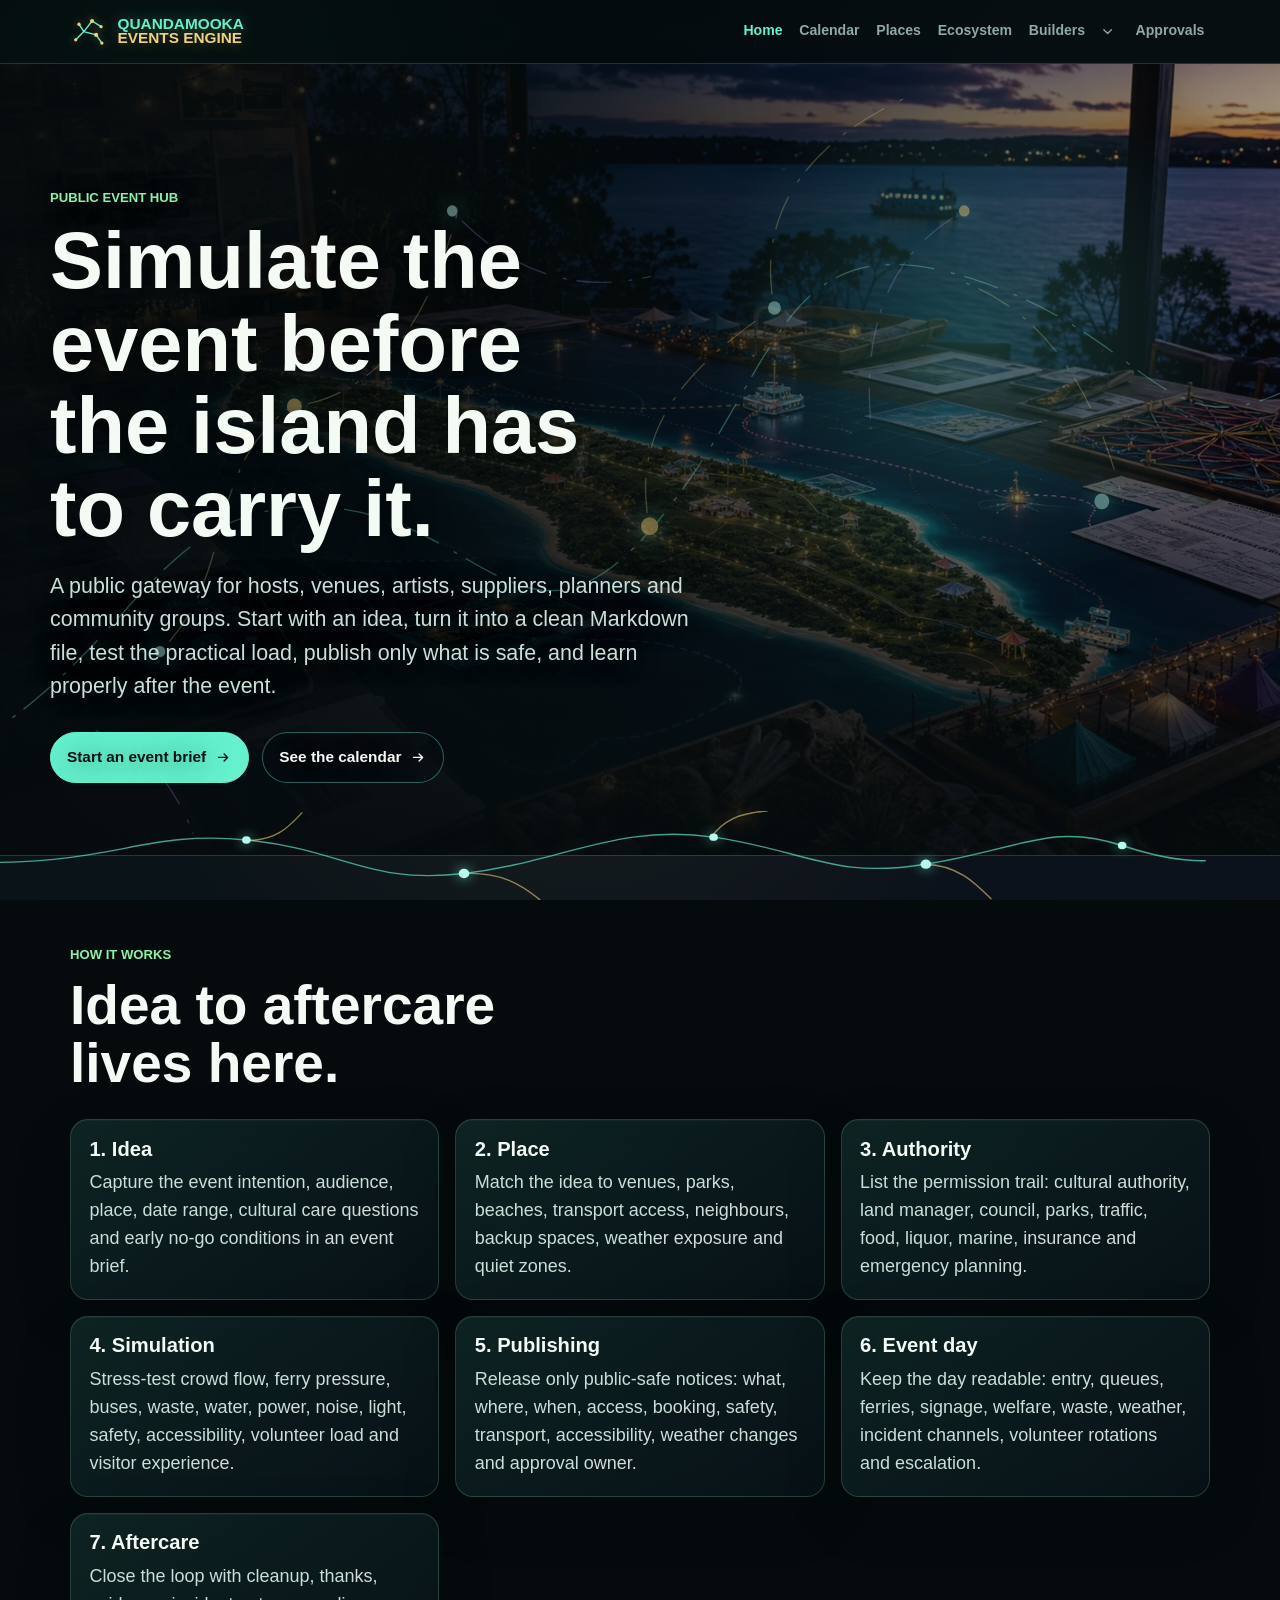
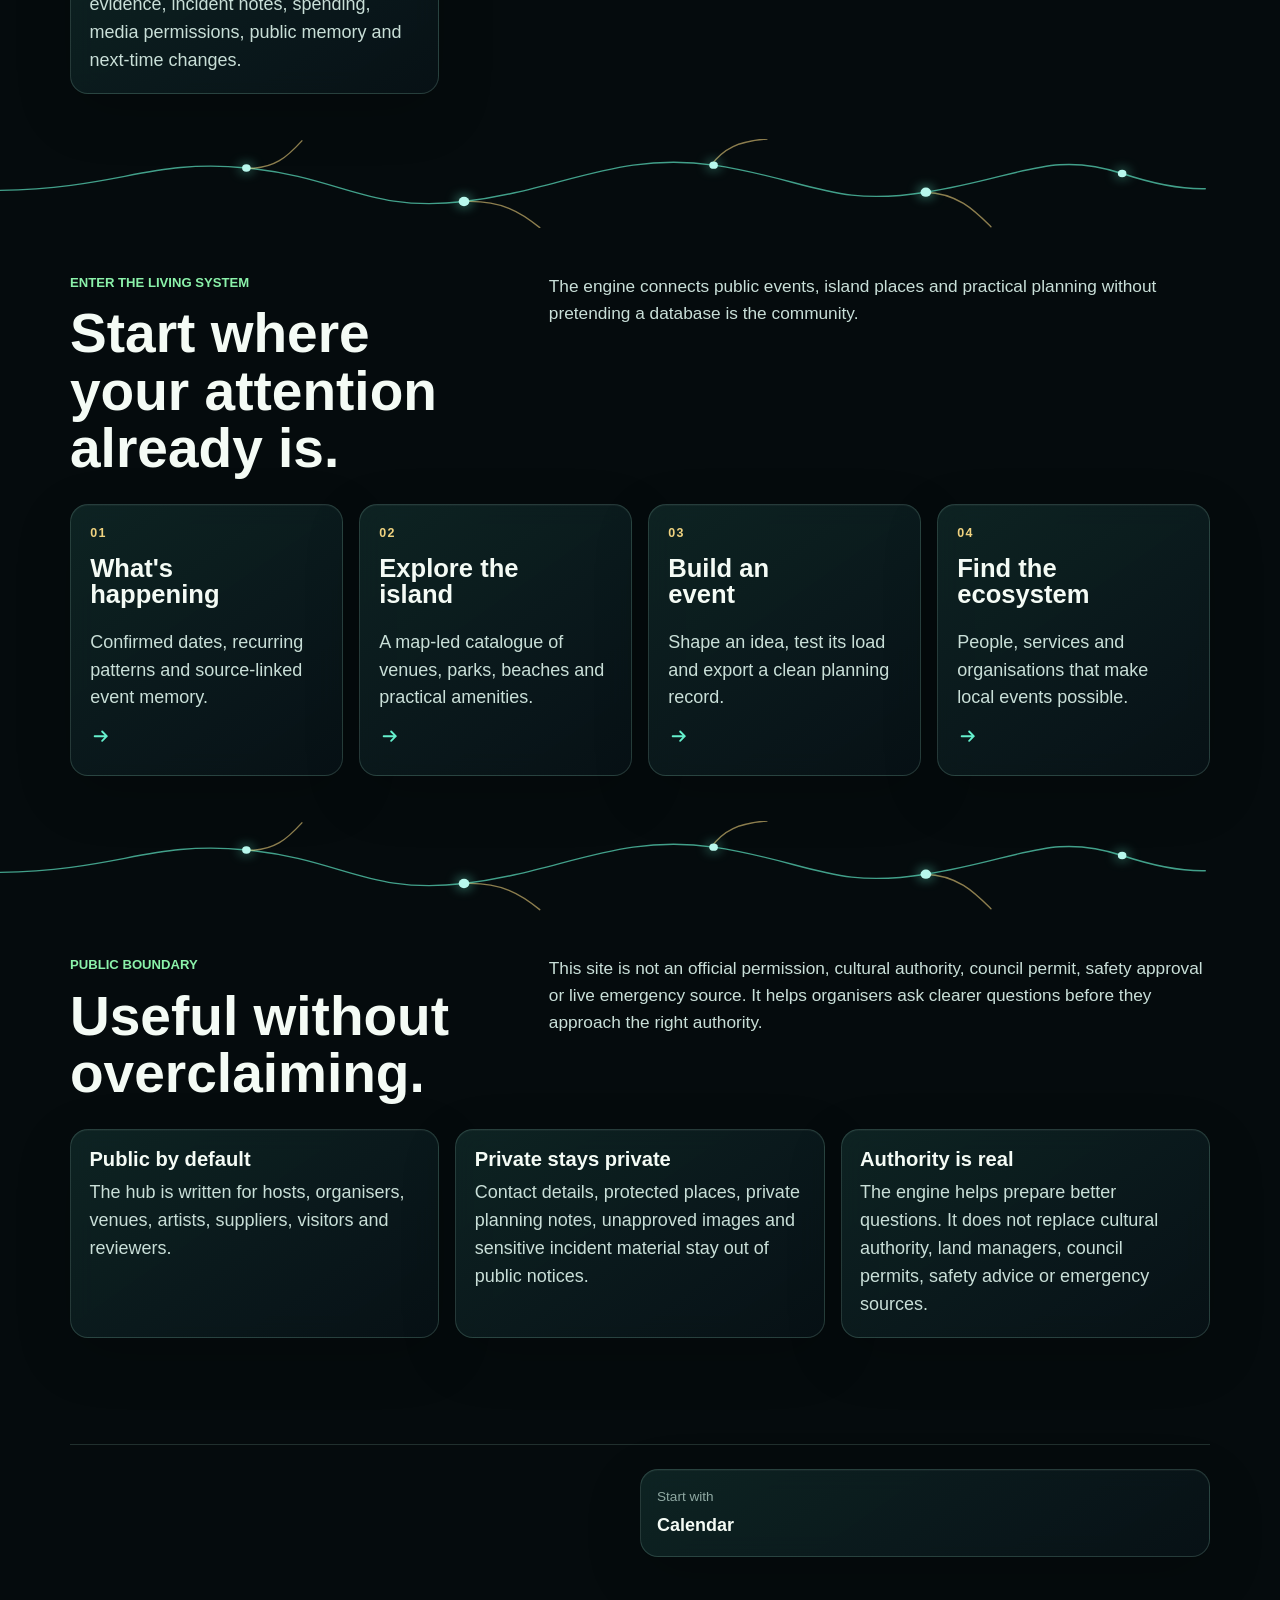
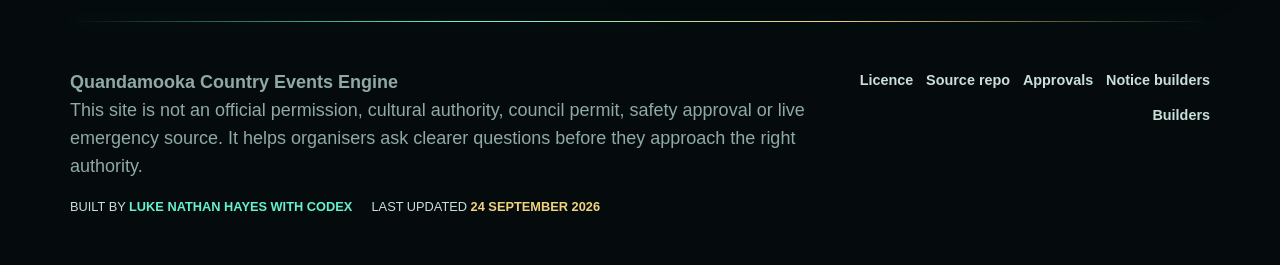
<file: index.html>
<!doctype html>
<html lang="en-AU">
  <head>
    <meta charset="utf-8">
    <meta name="viewport" content="width=device-width, initial-scale=1">
    <meta name="description" content="A public hub for planning, simulating, approving, hosting and learning from events on Quandamooka Country.">
    <meta property="og:title" content="Quandamooka Country Events Engine">
    <meta property="og:description" content="Markdown builders, event catalogues and public-safe planning flows for island-scale events.">
    <meta property="og:image" content="assets/images/hero-engine.webp">
    <title>Quandamooka Country Events Engine</title>
    <link rel="stylesheet" href="assets/styles.css?v=living-network-20260723b">
    <script defer src="assets/noticeboard-data.js?v=public-release-20260523"></script>
    <script defer src="assets/site-data.js?v=verified-map-20260723"></script>
    <script defer src="assets/app.js?v=living-network-20260723b"></script>
    <link rel="icon" type="image/png" sizes="32x32" href="assets/favicon-raster-32.png">
    <link rel="icon" type="image/png" sizes="192x192" href="assets/favicon-raster-192.png">
    <link rel="apple-touch-icon" sizes="180x180" href="assets/apple-touch-icon-raster-180.png">
</head>
  <body data-page="home">
    <a class="skip-link" href="#main">Skip to content</a>
    <header class="site-header" data-site-header></header>
    <main id="main" data-page-main></main>
    <footer class="site-footer" data-site-footer></footer>
    <button class="to-top" type="button" data-to-top aria-label="Back to top">Top</button>
  </body>
</html>
</file>
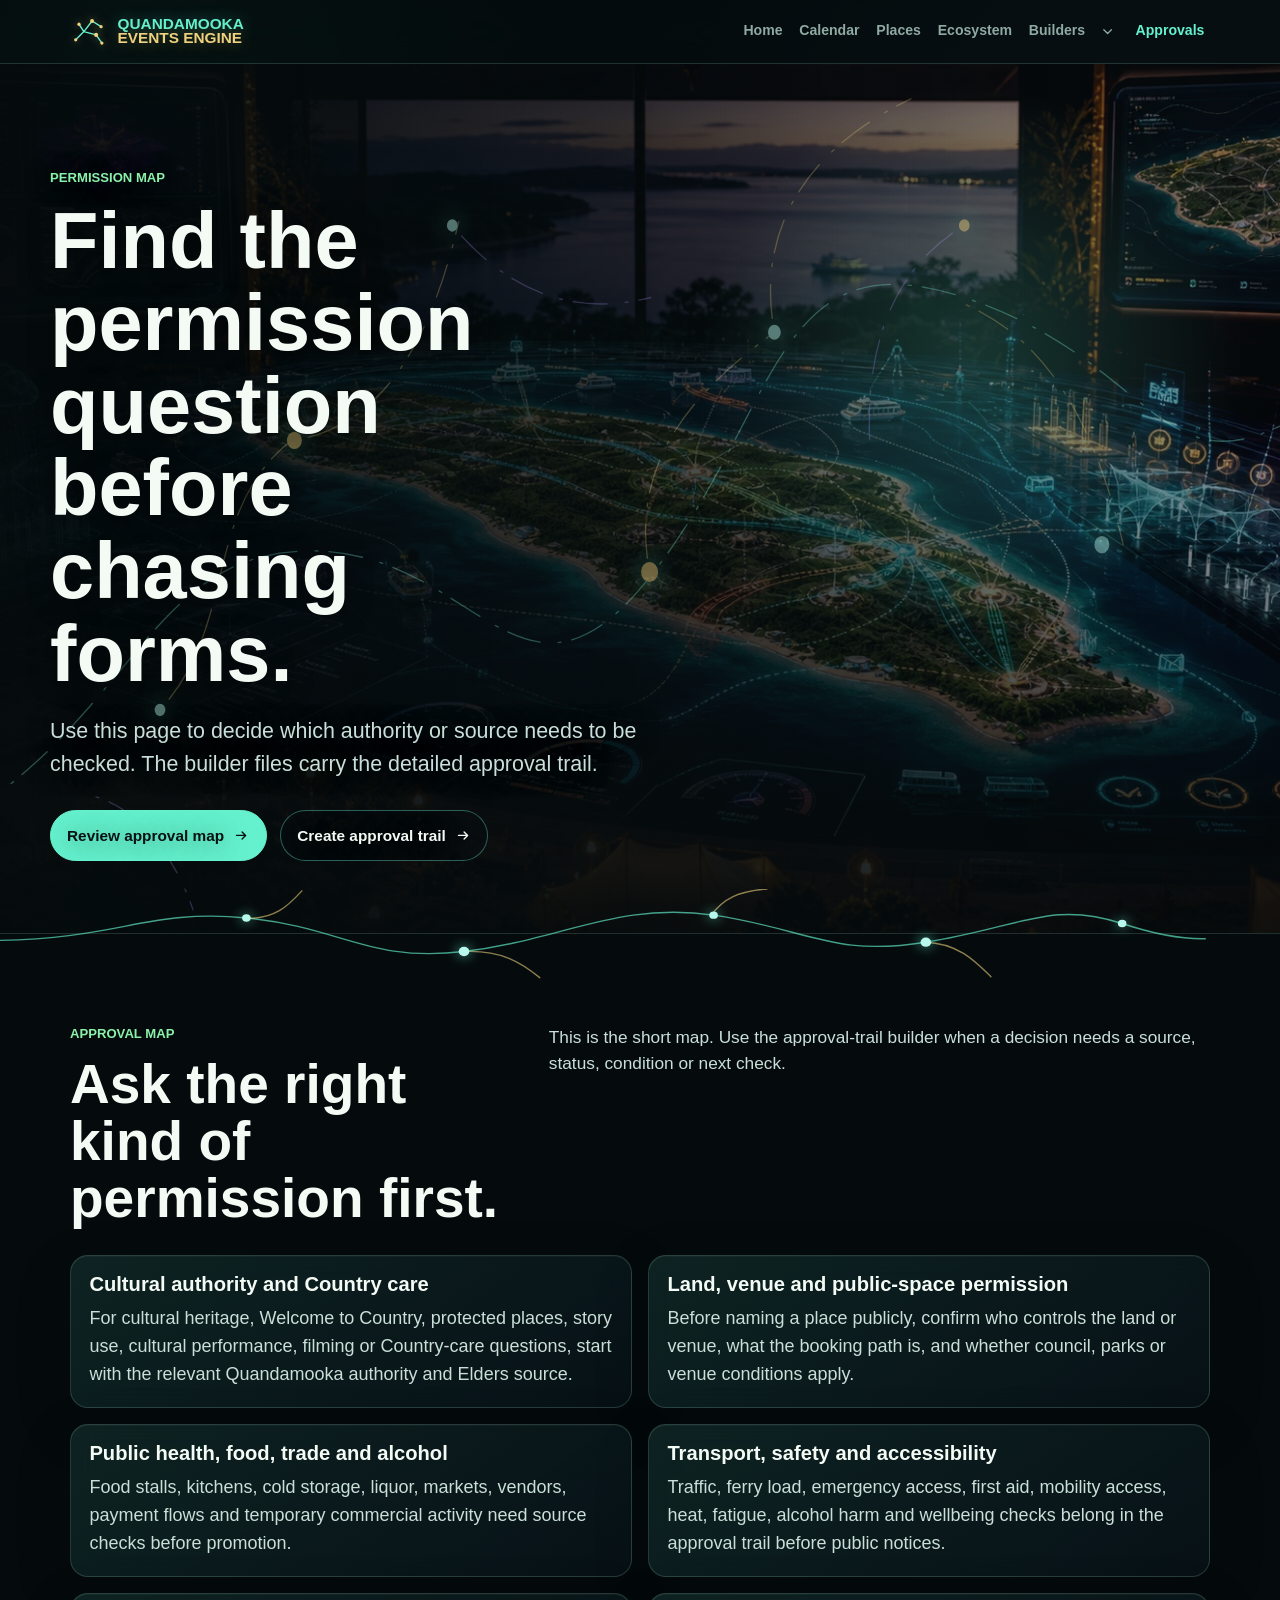
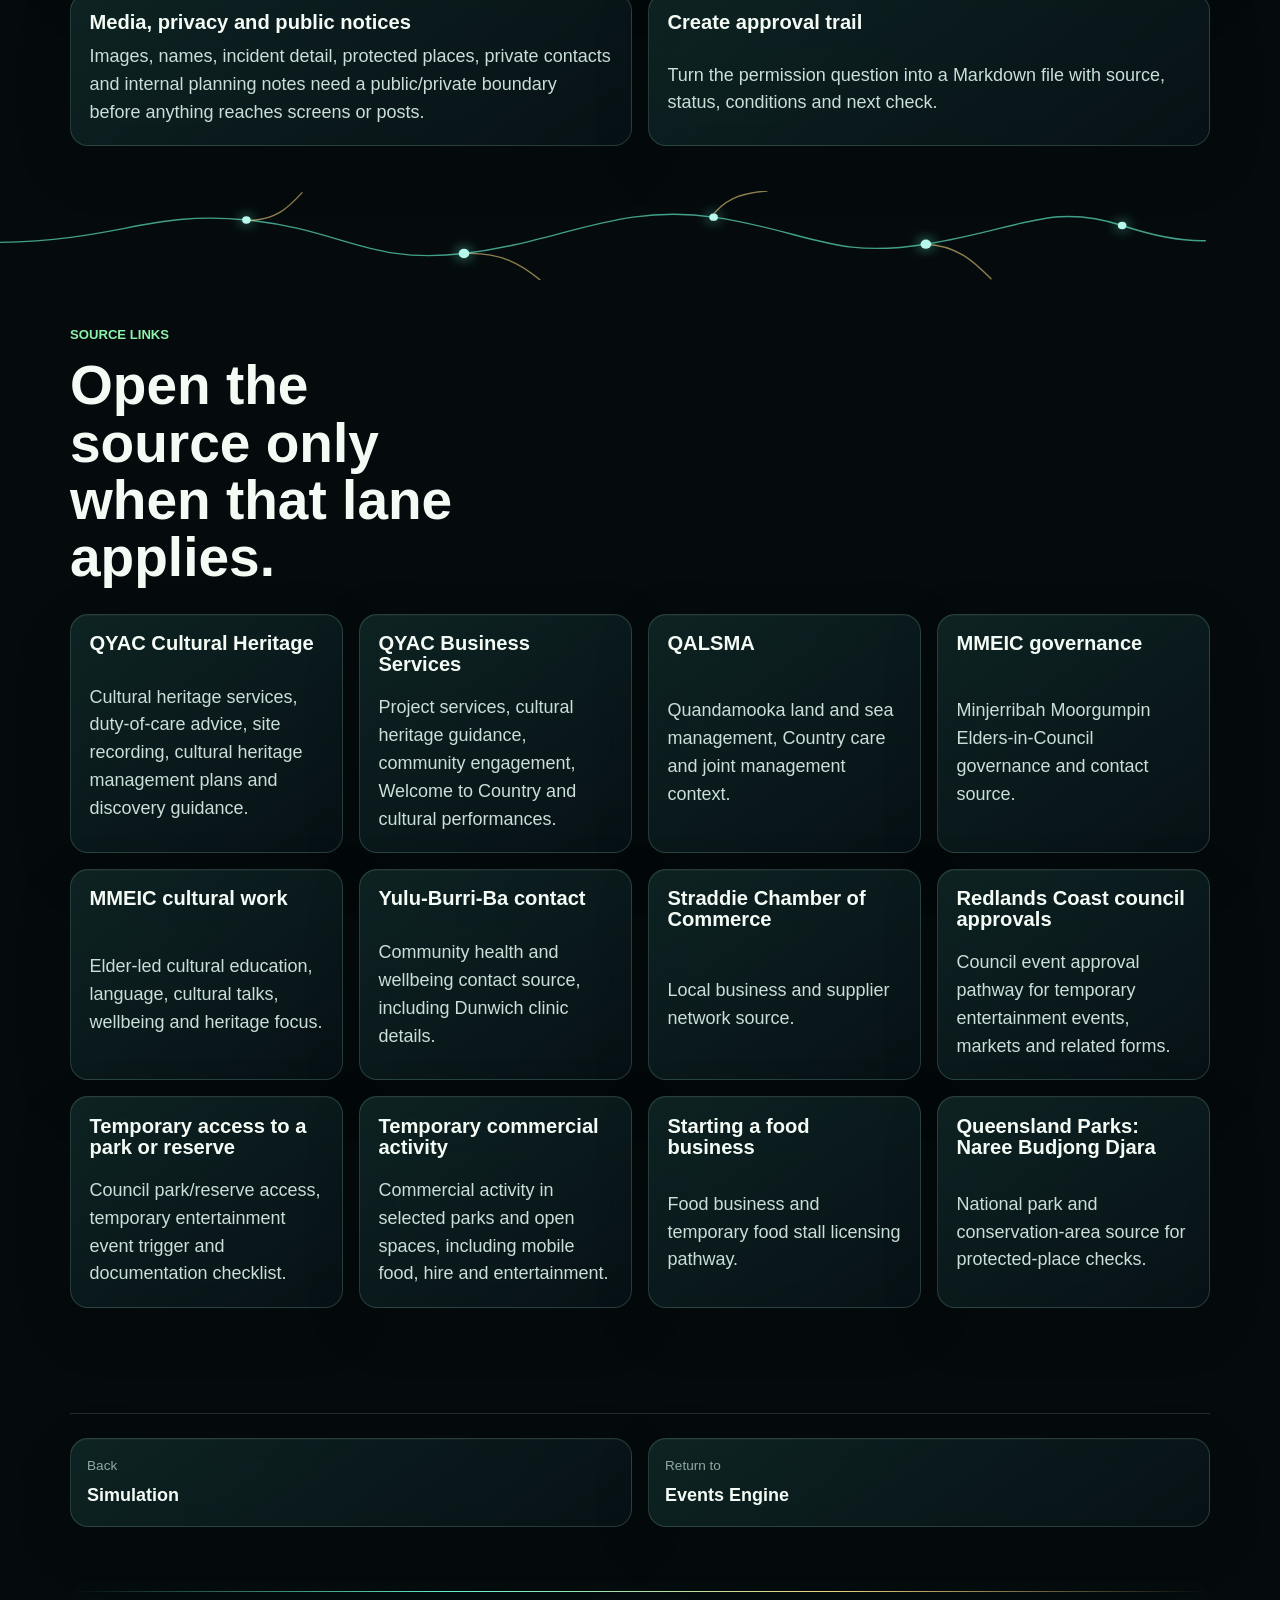
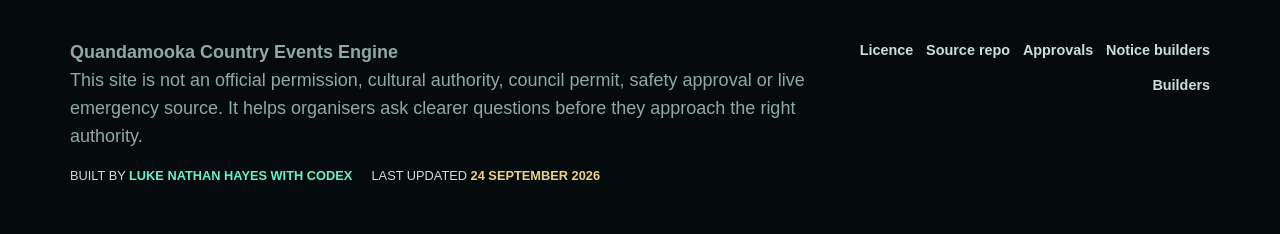
<file: approvals.html>
<!doctype html>
<html lang="en-AU">
  <head>
    <meta charset="utf-8">
    <meta name="viewport" content="width=device-width, initial-scale=1">
    <meta name="description" content="Public approval gates for cultural care, permits, traffic, food, parks, safety and accessibility.">
    <title>Approvals | Quandamooka Country Events Engine</title>
    <link rel="stylesheet" href="assets/styles.css?v=living-network-20260723b">
    <script defer src="assets/noticeboard-data.js?v=public-release-20260523"></script>
    <script defer src="assets/site-data.js?v=verified-map-20260723"></script>
    <script defer src="assets/app.js?v=living-network-20260723b"></script>
    <link rel="icon" href="assets/favicon.svg" type="image/svg+xml">
  <link rel="shortcut icon" href="assets/favicon.ico" type="image/x-icon">
</head>
  <body data-page="approvals">
    <a class="skip-link" href="#main">Skip to content</a>
    <header class="site-header" data-site-header></header>
    <main id="main" data-page-main></main>
    <footer class="site-footer" data-site-footer></footer>
    <button class="to-top" type="button" data-to-top aria-label="Back to top">Top</button>
  </body>
</html>
</file>
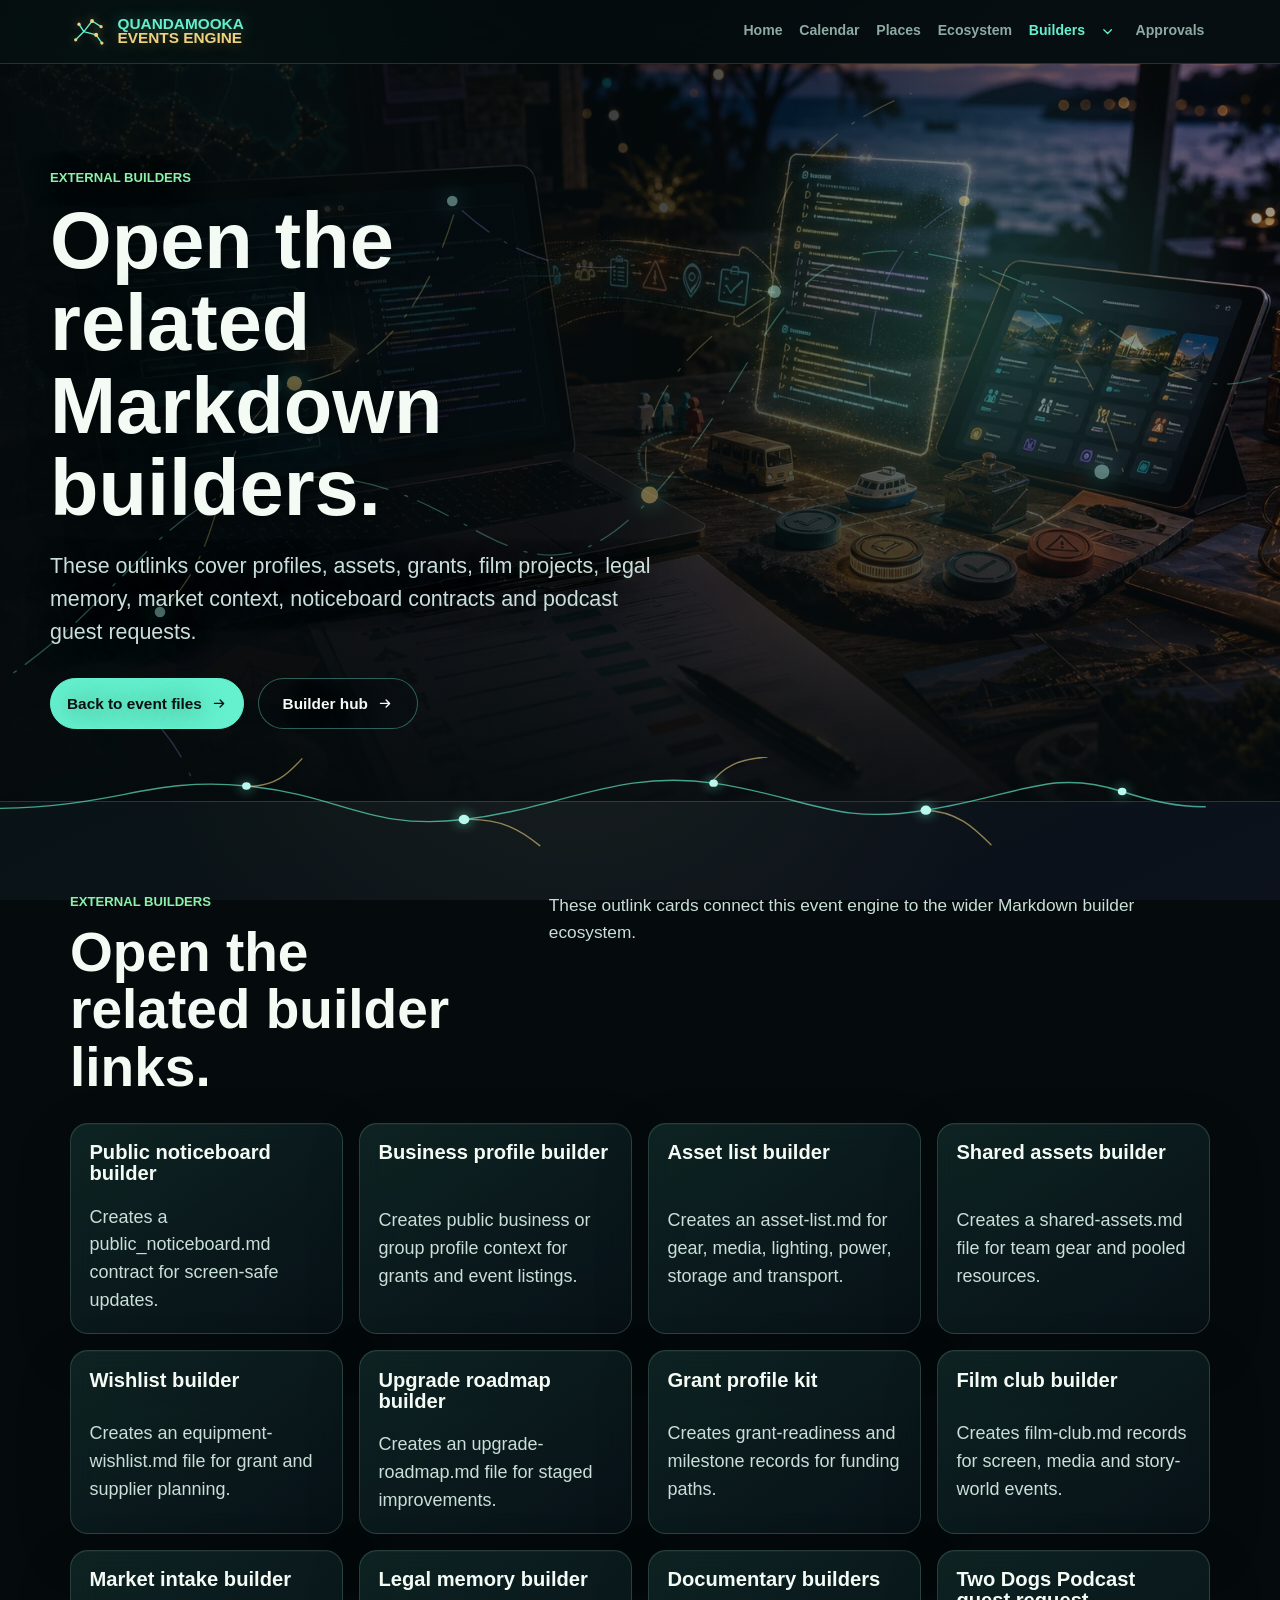
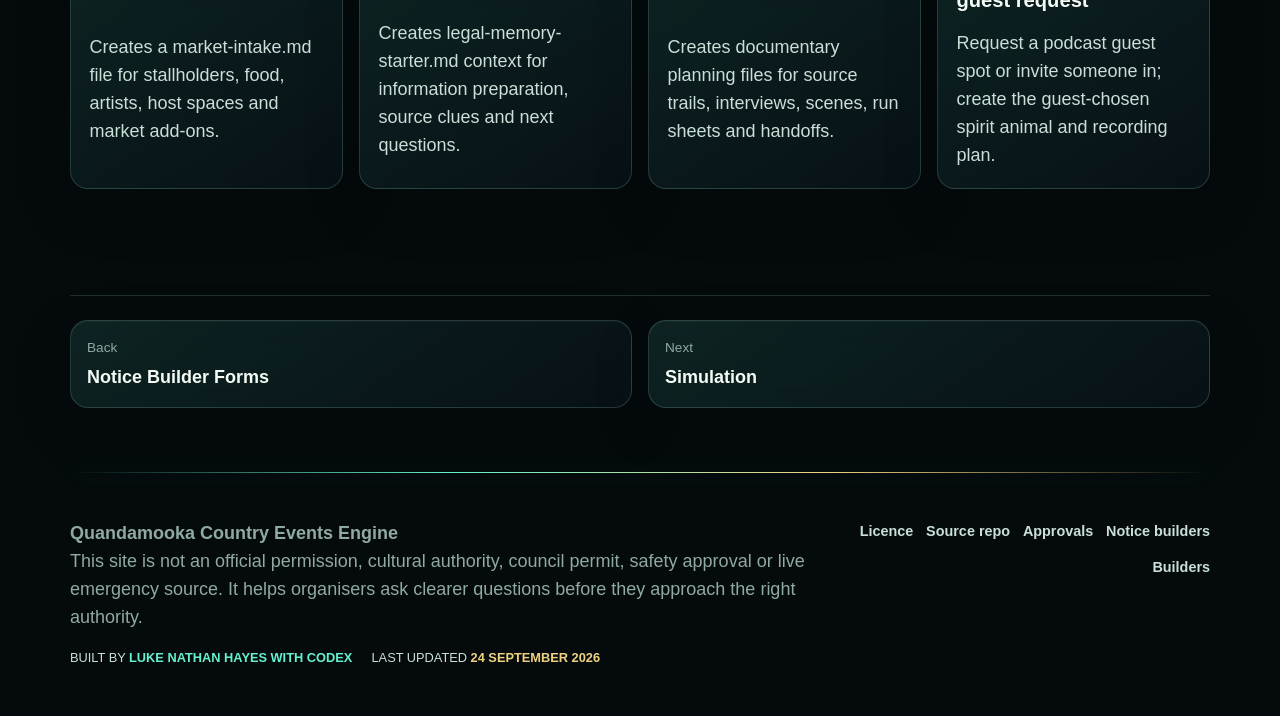
<file: builder-assets.html>
<!doctype html>
<html lang="en-AU">
  <head>
    <meta charset="utf-8">
    <meta name="viewport" content="width=device-width, initial-scale=1">
    <meta name="description" content="Related Markdown builders for assets, profiles, grants, legal memory, documentary planning and podcast guest requests.">
    <title>Assets and Profile Builders | Quandamooka Country Events Engine</title>
    <link rel="stylesheet" href="assets/styles.css?v=living-network-20260723b">
    <script defer src="assets/noticeboard-data.js?v=public-release-20260523"></script>
    <script defer src="assets/site-data.js?v=verified-map-20260723"></script>
    <script defer src="assets/app.js?v=living-network-20260723b"></script>
    <link rel="icon" href="assets/favicon.svg" type="image/svg+xml">
  <link rel="shortcut icon" href="assets/favicon.ico" type="image/x-icon">
</head>
  <body data-page="builder-assets">
    <a class="skip-link" href="#main">Skip to content</a>
    <header class="site-header" data-site-header></header>
    <main id="main" data-page-main></main>
    <footer class="site-footer" data-site-footer></footer>
    <button class="to-top" type="button" data-to-top aria-label="Back to top">Top</button>
  </body>
</html>
</file>
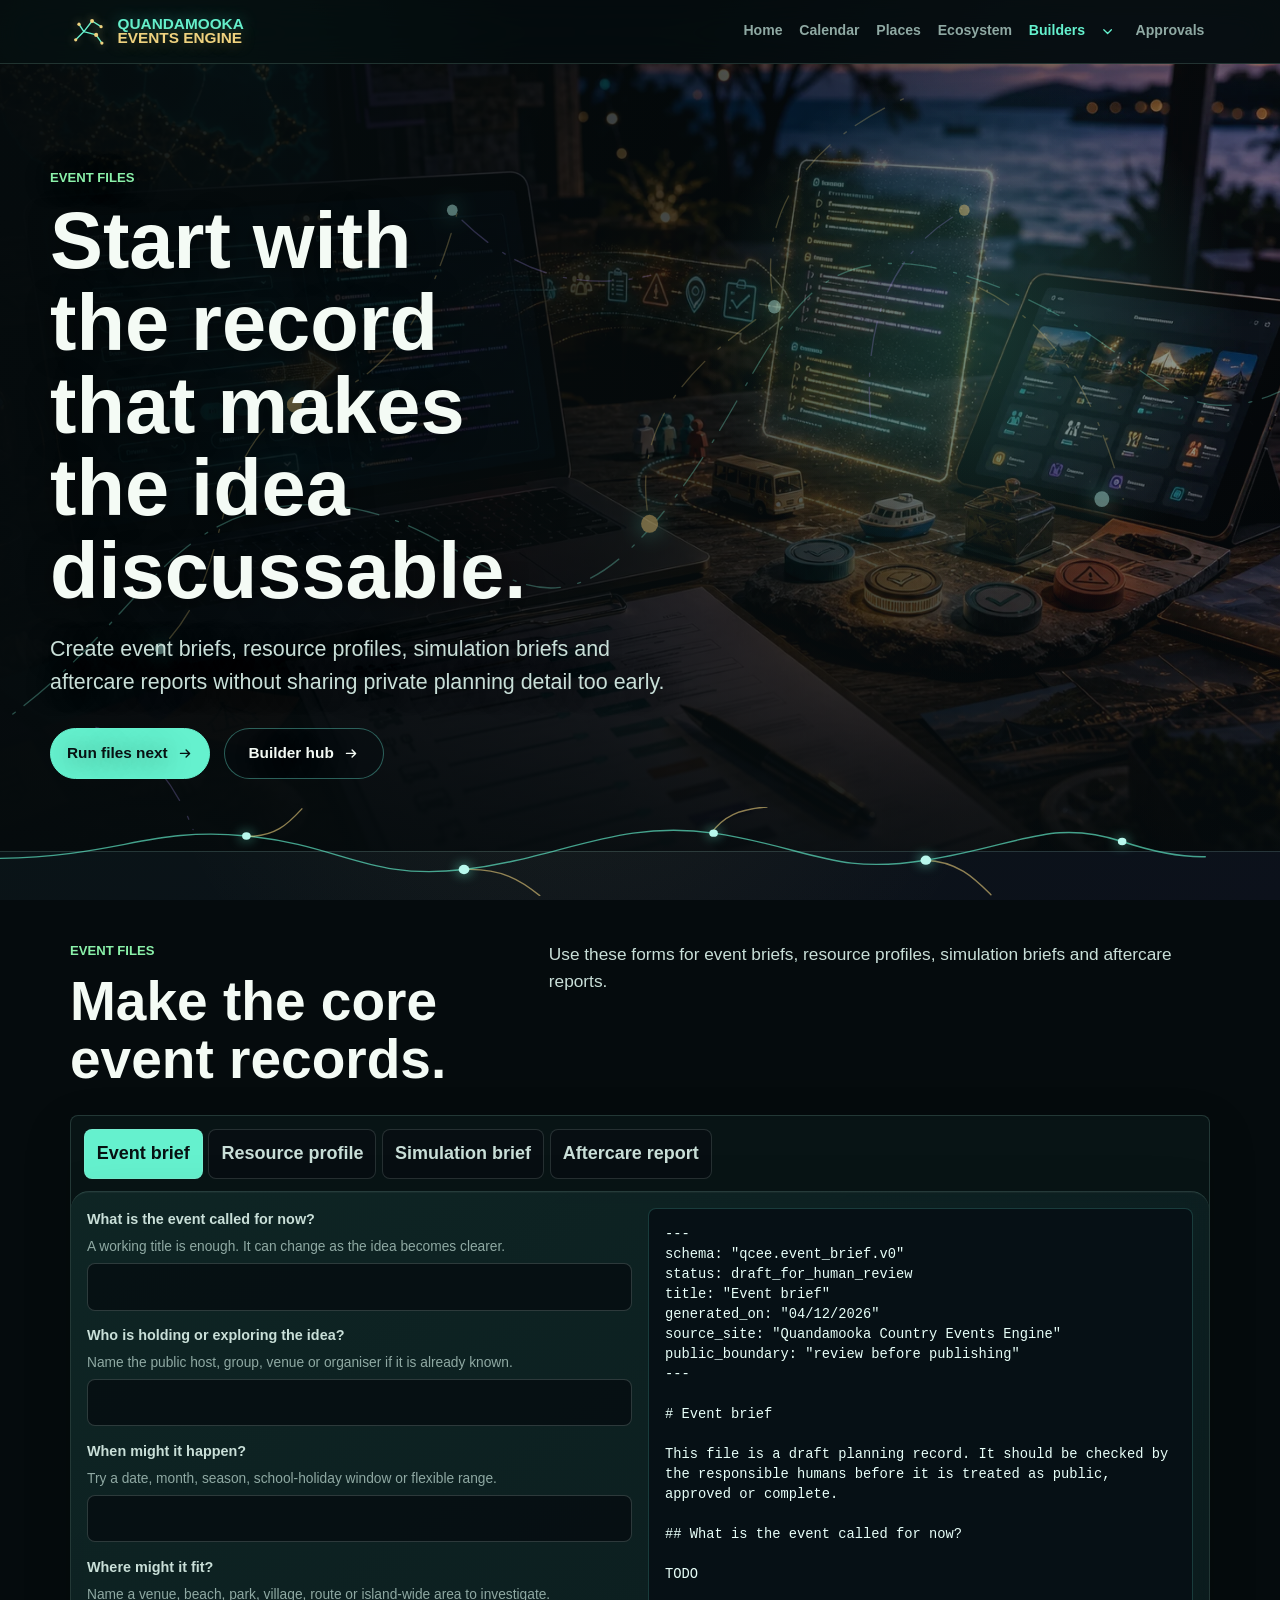
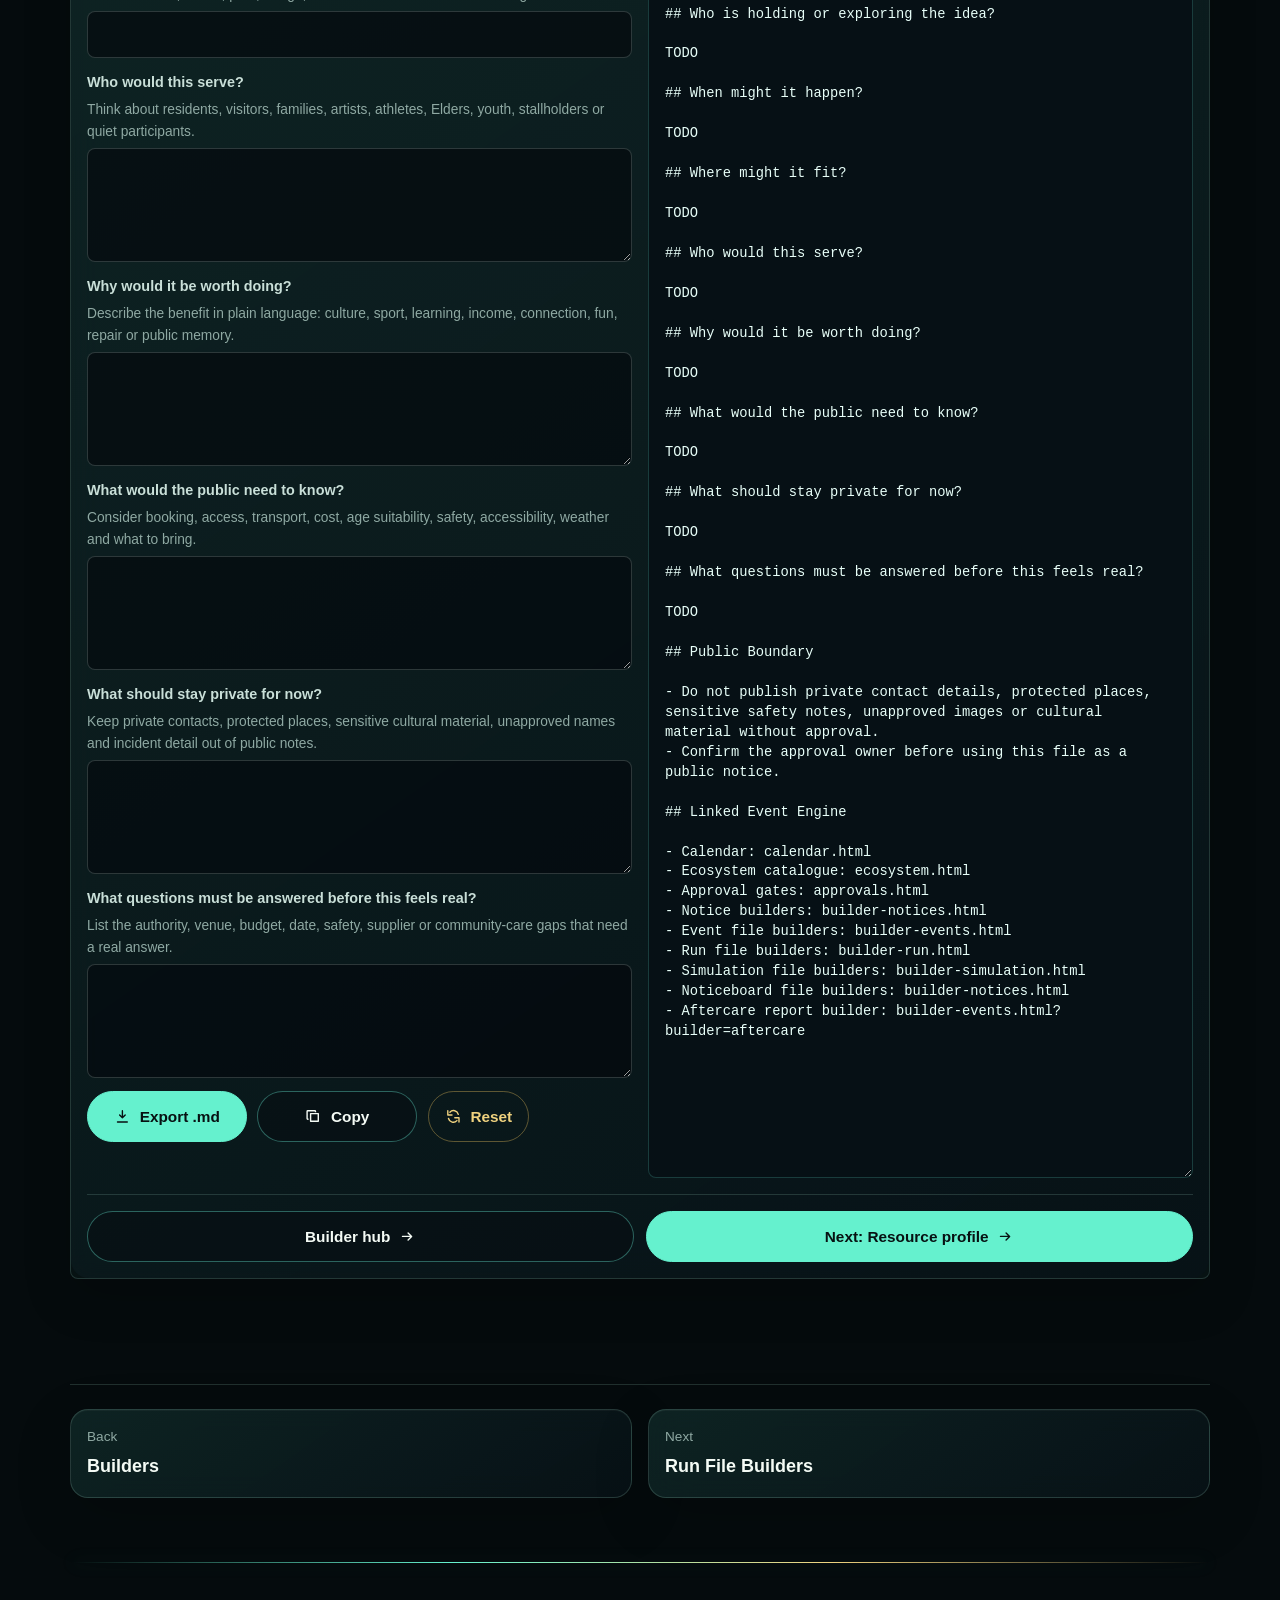
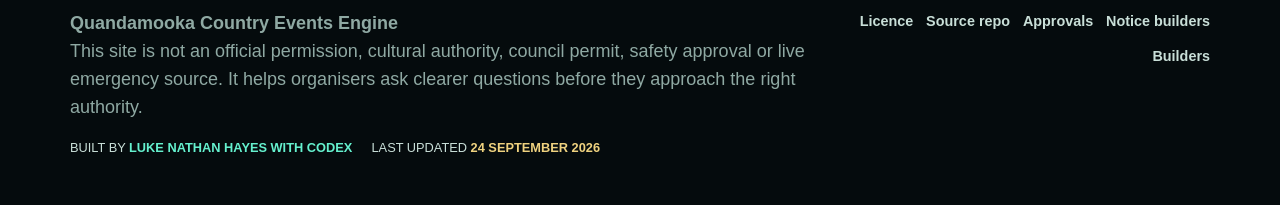
<file: builder-events.html>
<!doctype html>
<html lang="en-AU">
  <head>
    <meta charset="utf-8">
    <meta name="viewport" content="width=device-width, initial-scale=1">
    <meta name="description" content="Markdown builders for event briefs, resource profiles, simulation briefs and aftercare reports.">
    <title>Event File Builders | Quandamooka Country Events Engine</title>
    <link rel="stylesheet" href="assets/styles.css?v=living-network-20260723b">
    <script defer src="assets/noticeboard-data.js?v=public-release-20260523"></script>
    <script defer src="assets/site-data.js?v=verified-map-20260723"></script>
    <script defer src="assets/app.js?v=living-network-20260723b"></script>
    <link rel="icon" href="assets/favicon.svg" type="image/svg+xml">
  <link rel="shortcut icon" href="assets/favicon.ico" type="image/x-icon">
</head>
  <body data-page="builder-events">
    <a class="skip-link" href="#main">Skip to content</a>
    <header class="site-header" data-site-header></header>
    <main id="main" data-page-main></main>
    <footer class="site-footer" data-site-footer></footer>
    <button class="to-top" type="button" data-to-top aria-label="Back to top">Top</button>
  </body>
</html>
</file>
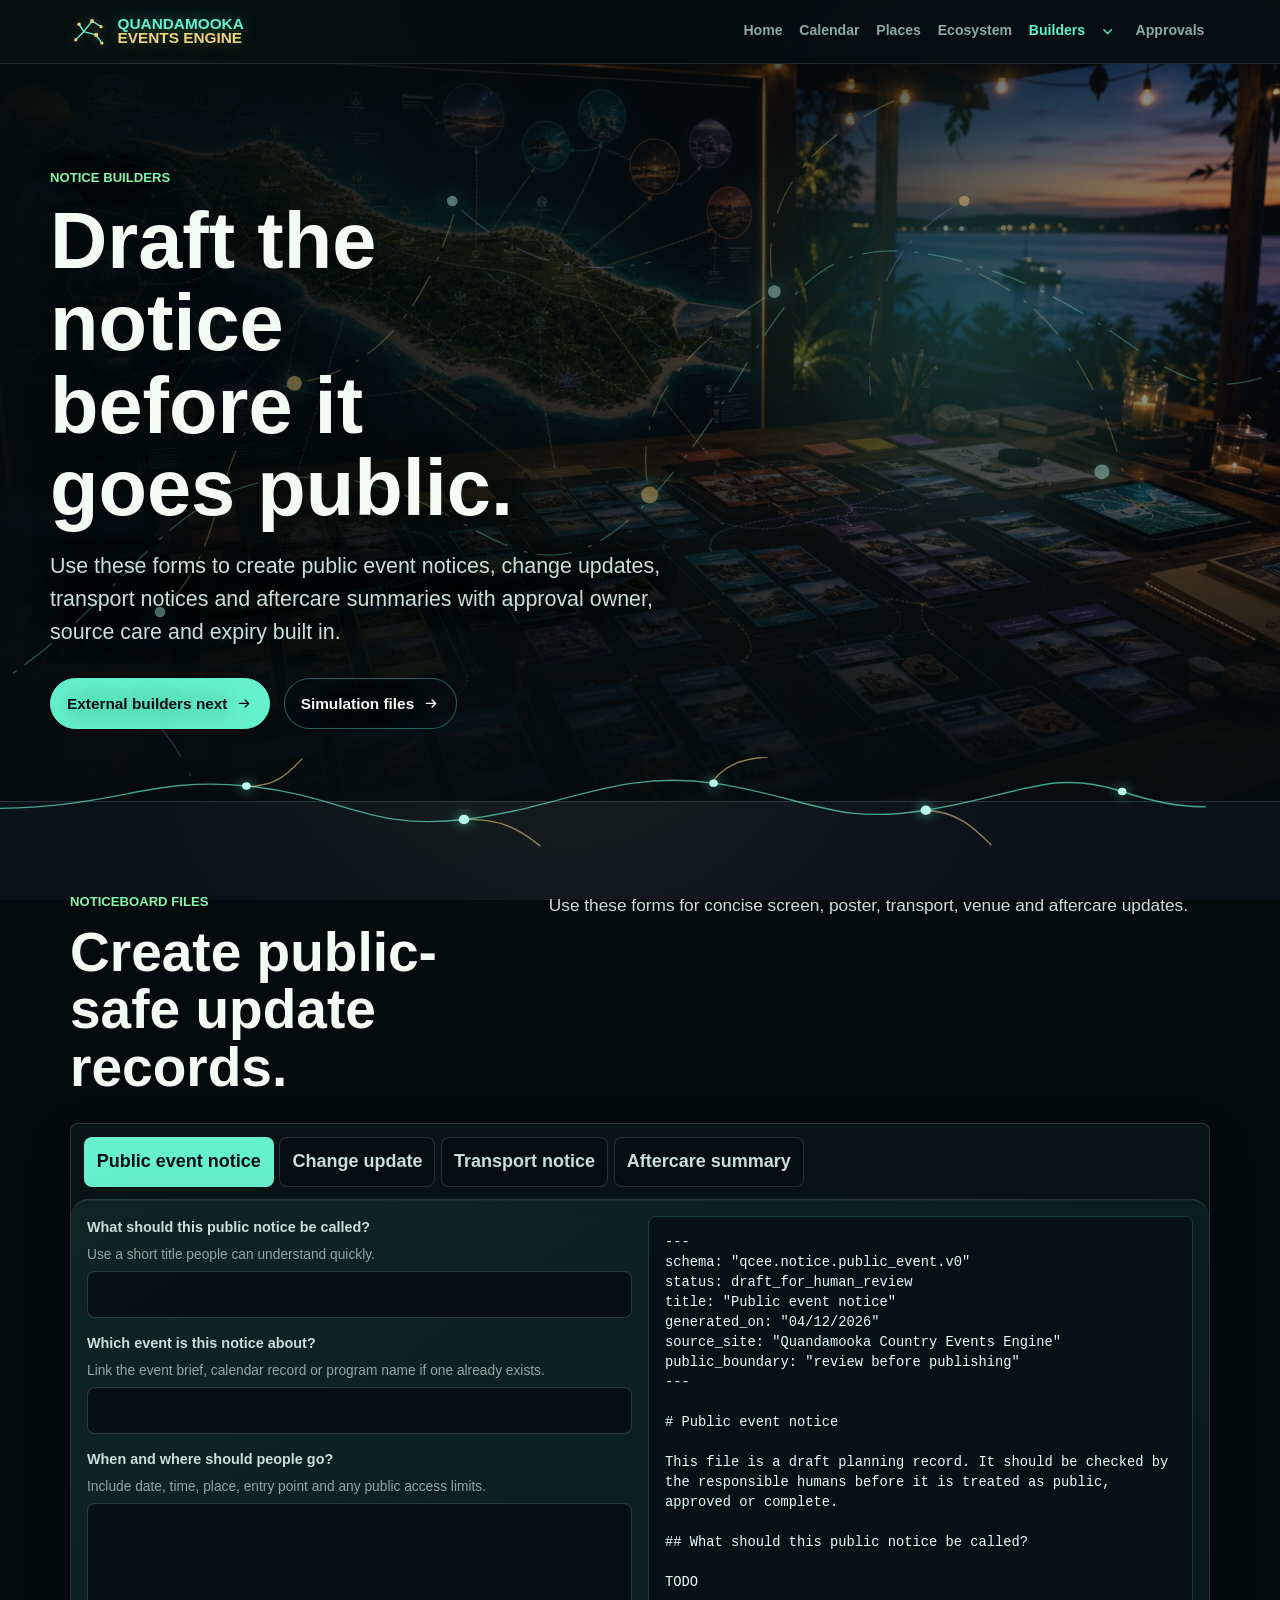
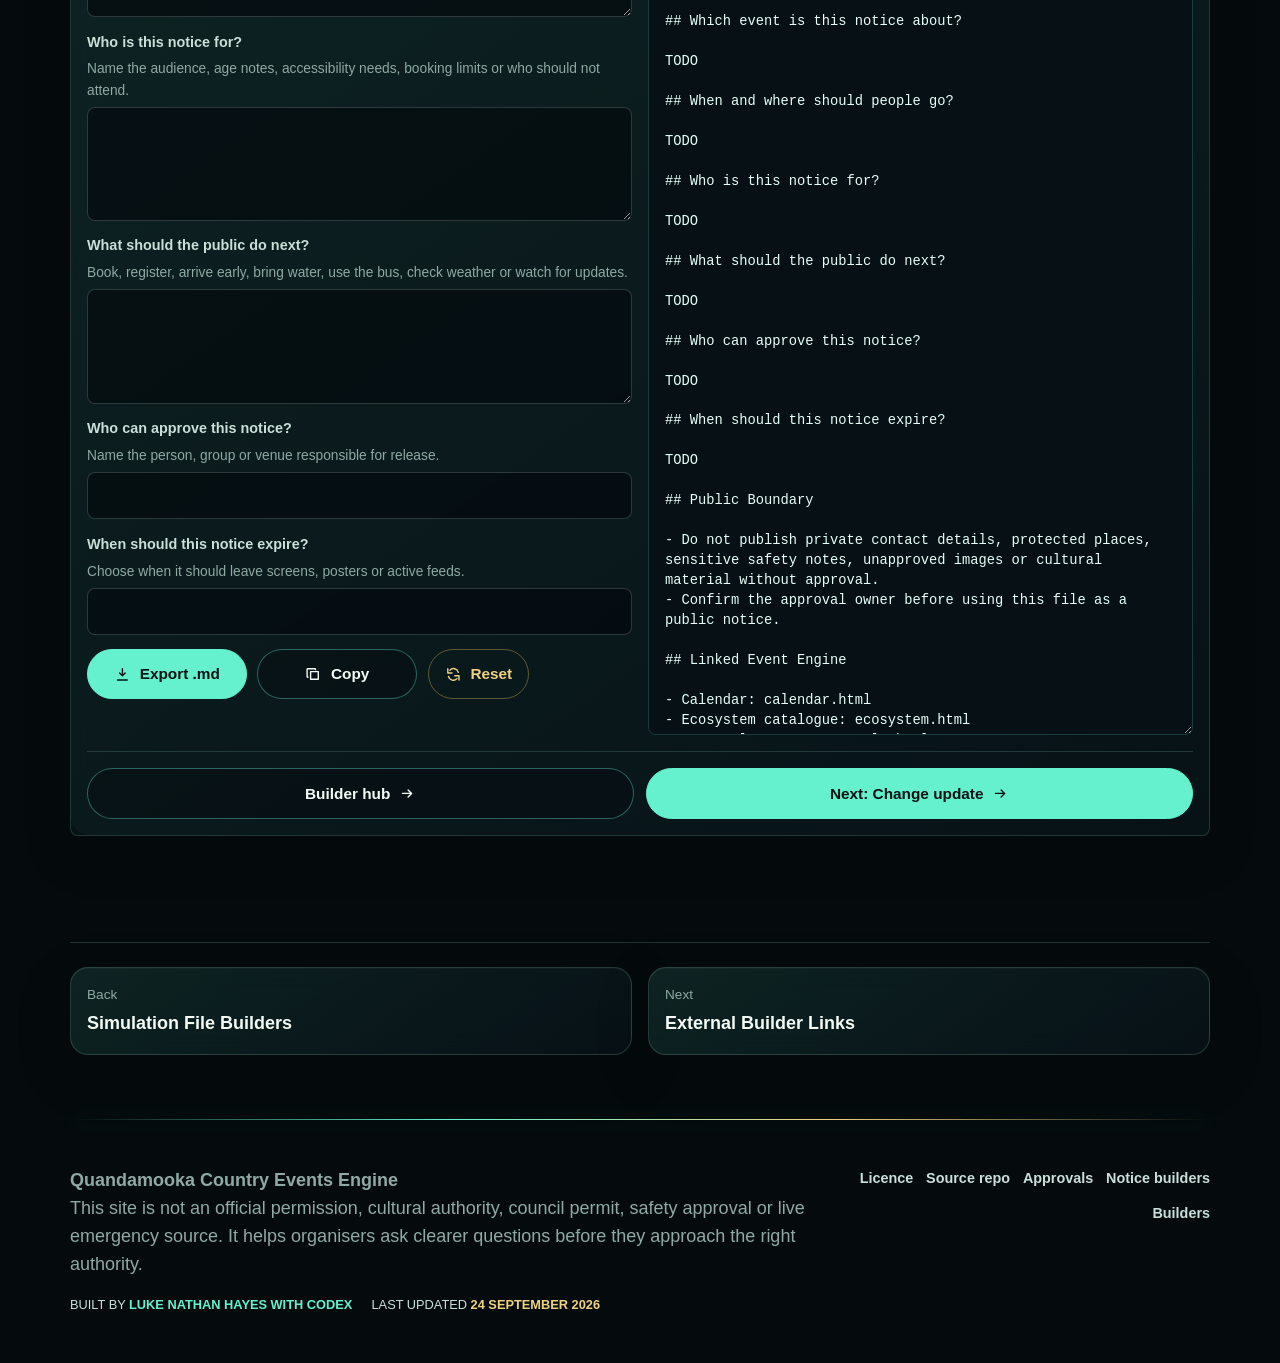
<file: builder-notices.html>
<!doctype html>
<html lang="en-AU">
  <head>
    <meta charset="utf-8">
    <meta name="viewport" content="width=device-width, initial-scale=1">
    <meta name="description" content="Markdown builders for public event notices, change updates, transport notices and aftercare summaries.">
    <title>Noticeboard File Builders | Quandamooka Country Events Engine</title>
    <link rel="stylesheet" href="assets/styles.css?v=living-network-20260723b">
    <script defer src="assets/noticeboard-data.js?v=public-release-20260523"></script>
    <script defer src="assets/site-data.js?v=verified-map-20260723"></script>
    <script defer src="assets/app.js?v=living-network-20260723b"></script>
    <link rel="icon" href="assets/favicon.svg" type="image/svg+xml">
  <link rel="shortcut icon" href="assets/favicon.ico" type="image/x-icon">
</head>
  <body data-page="builder-notices">
    <a class="skip-link" href="#main">Skip to content</a>
    <header class="site-header" data-site-header></header>
    <main id="main" data-page-main></main>
    <footer class="site-footer" data-site-footer></footer>
    <button class="to-top" type="button" data-to-top aria-label="Back to top">Top</button>
  </body>
</html>
</file>
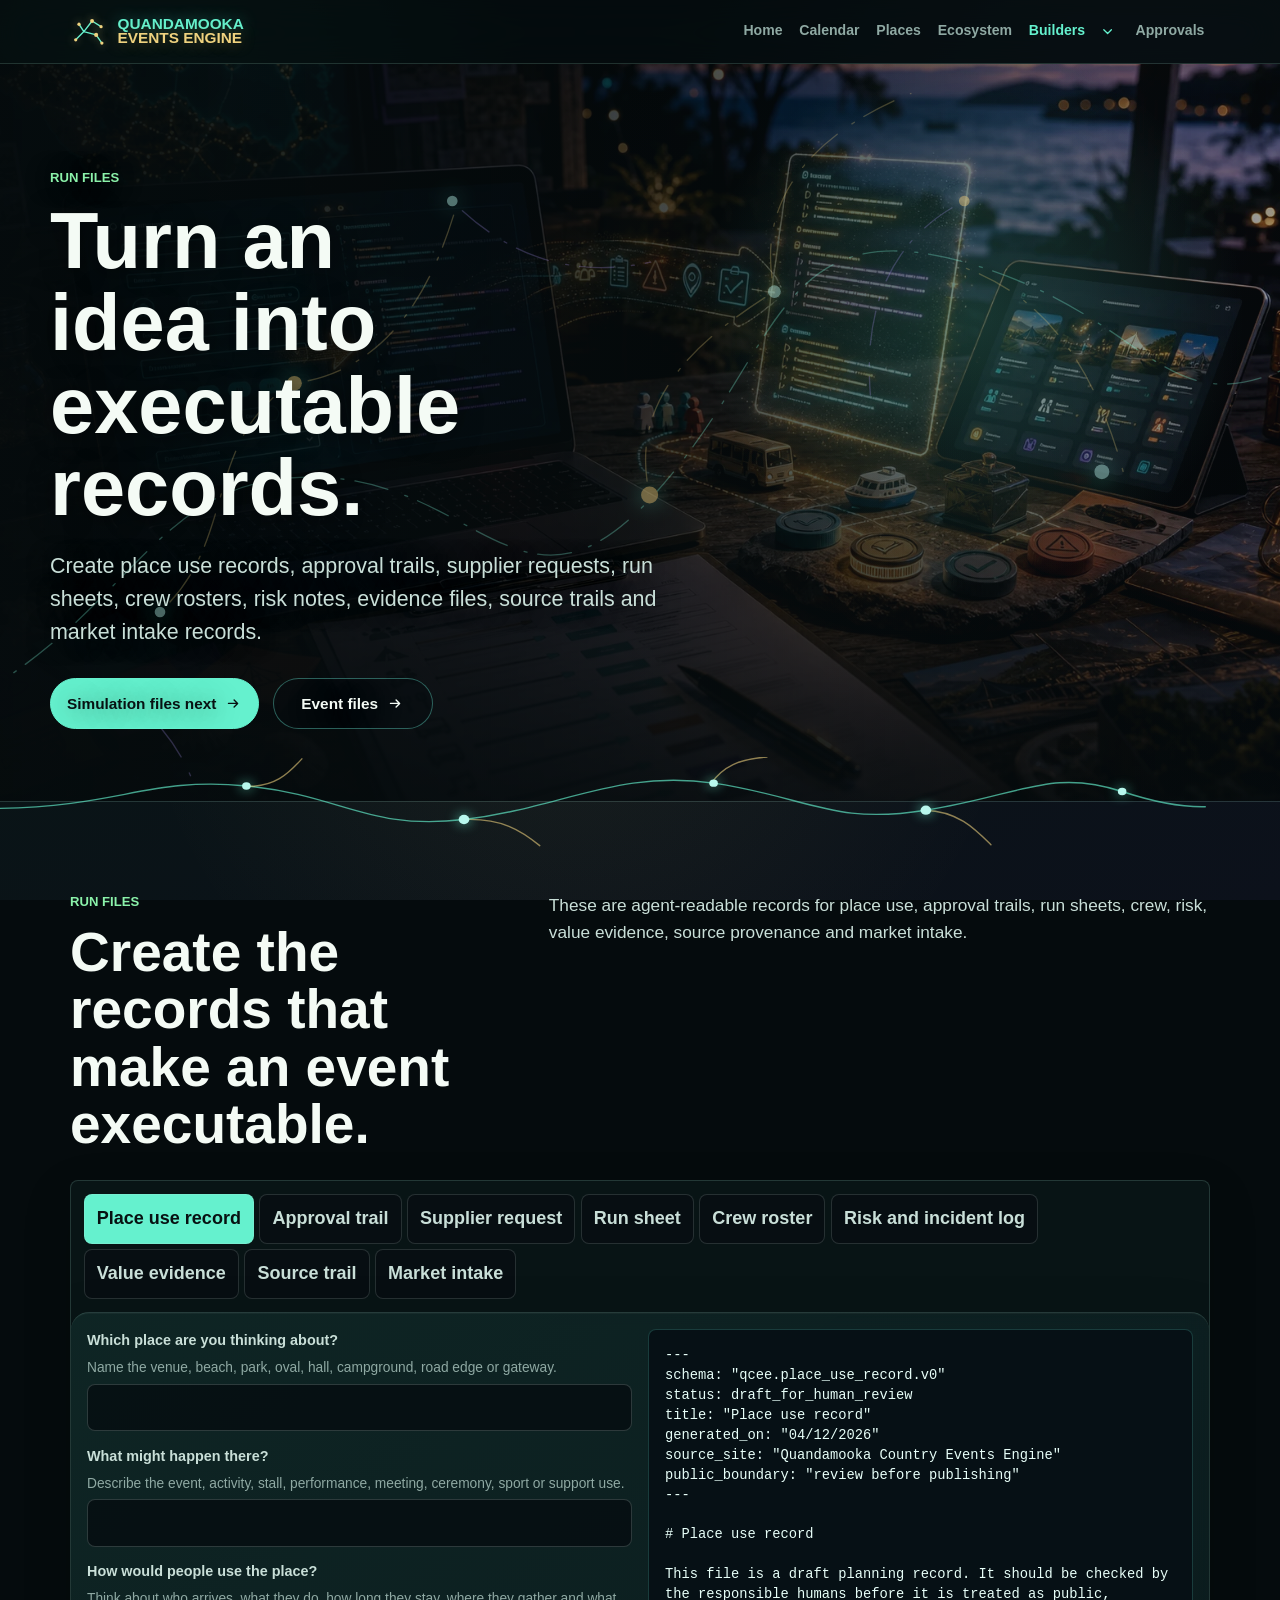
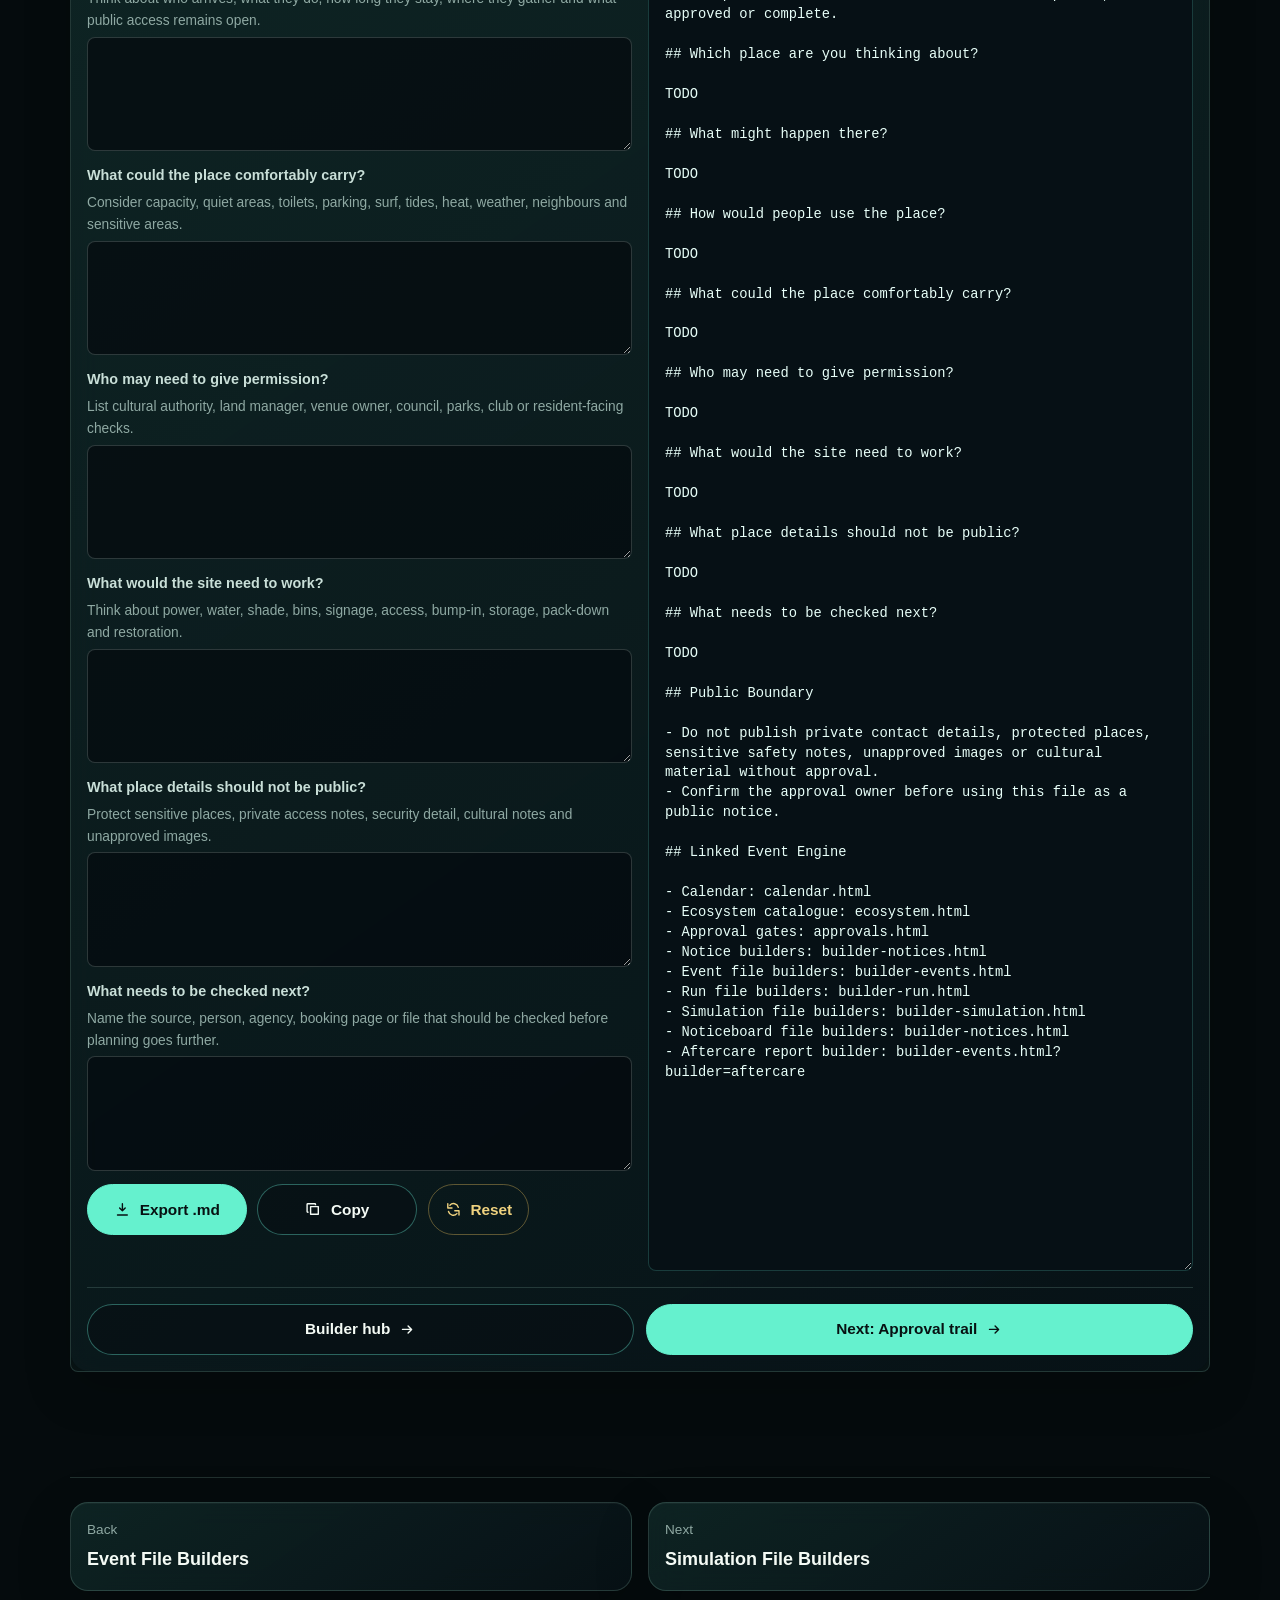
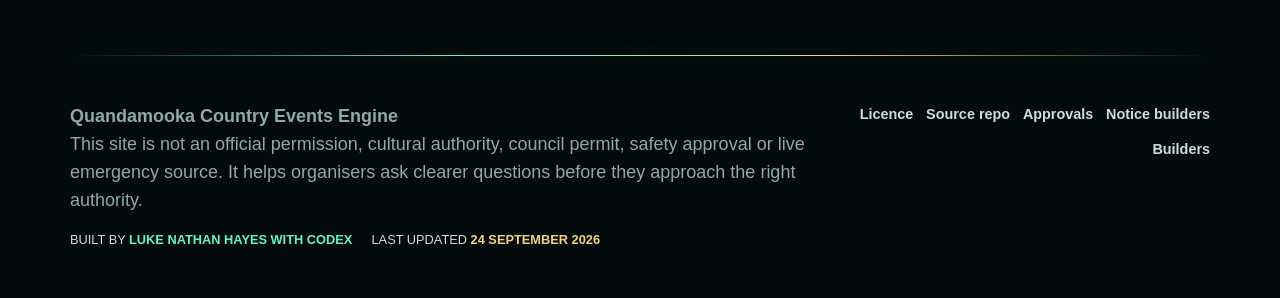
<file: builder-run.html>
<!doctype html>
<html lang="en-AU">
  <head>
    <meta charset="utf-8">
    <meta name="viewport" content="width=device-width, initial-scale=1">
    <meta name="description" content="Markdown builders for run files, approval trails, suppliers, crew, risk, value evidence, source trails and market intake.">
    <title>Run File Builders | Quandamooka Country Events Engine</title>
    <link rel="stylesheet" href="assets/styles.css?v=living-network-20260723b">
    <script defer src="assets/noticeboard-data.js?v=public-release-20260523"></script>
    <script defer src="assets/site-data.js?v=verified-map-20260723"></script>
    <script defer src="assets/app.js?v=living-network-20260723b"></script>
    <link rel="icon" href="assets/favicon.svg" type="image/svg+xml">
  <link rel="shortcut icon" href="assets/favicon.ico" type="image/x-icon">
</head>
  <body data-page="builder-run">
    <a class="skip-link" href="#main">Skip to content</a>
    <header class="site-header" data-site-header></header>
    <main id="main" data-page-main></main>
    <footer class="site-footer" data-site-footer></footer>
    <button class="to-top" type="button" data-to-top aria-label="Back to top">Top</button>
  </body>
</html>
</file>
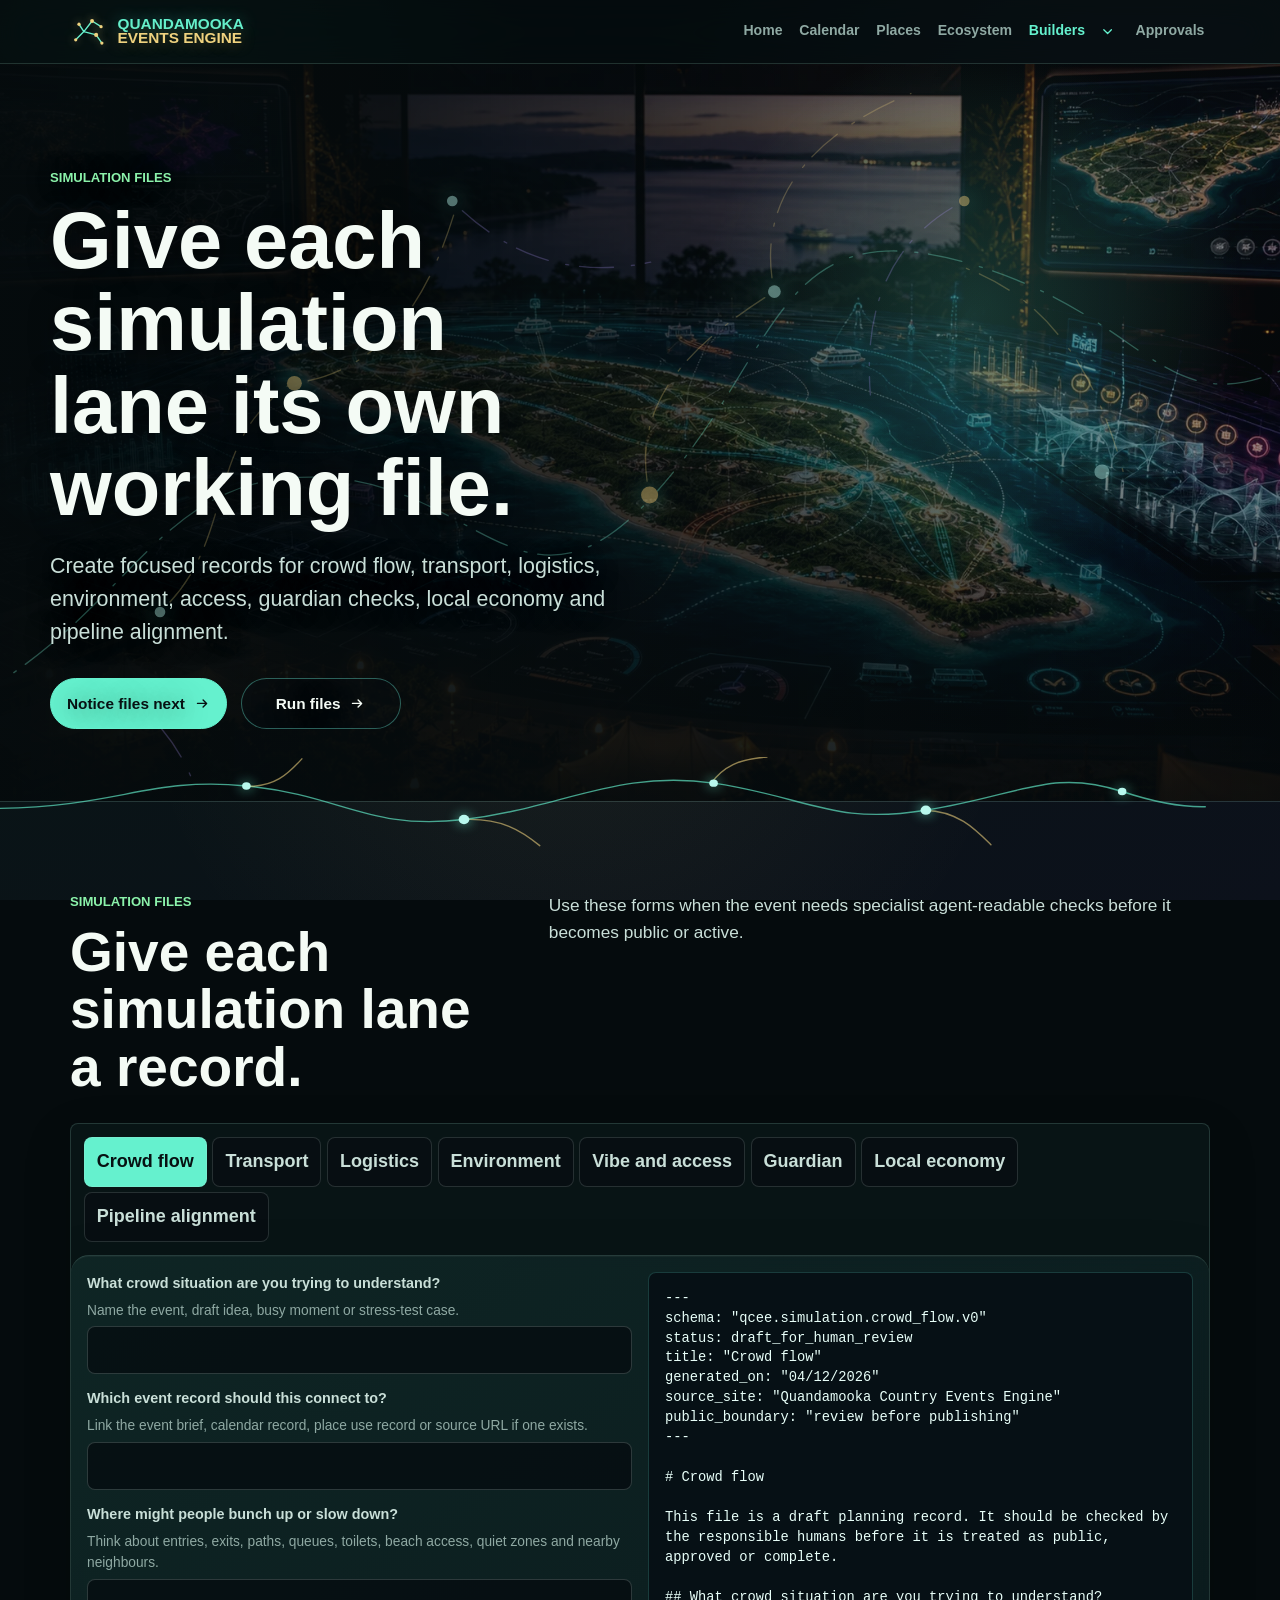
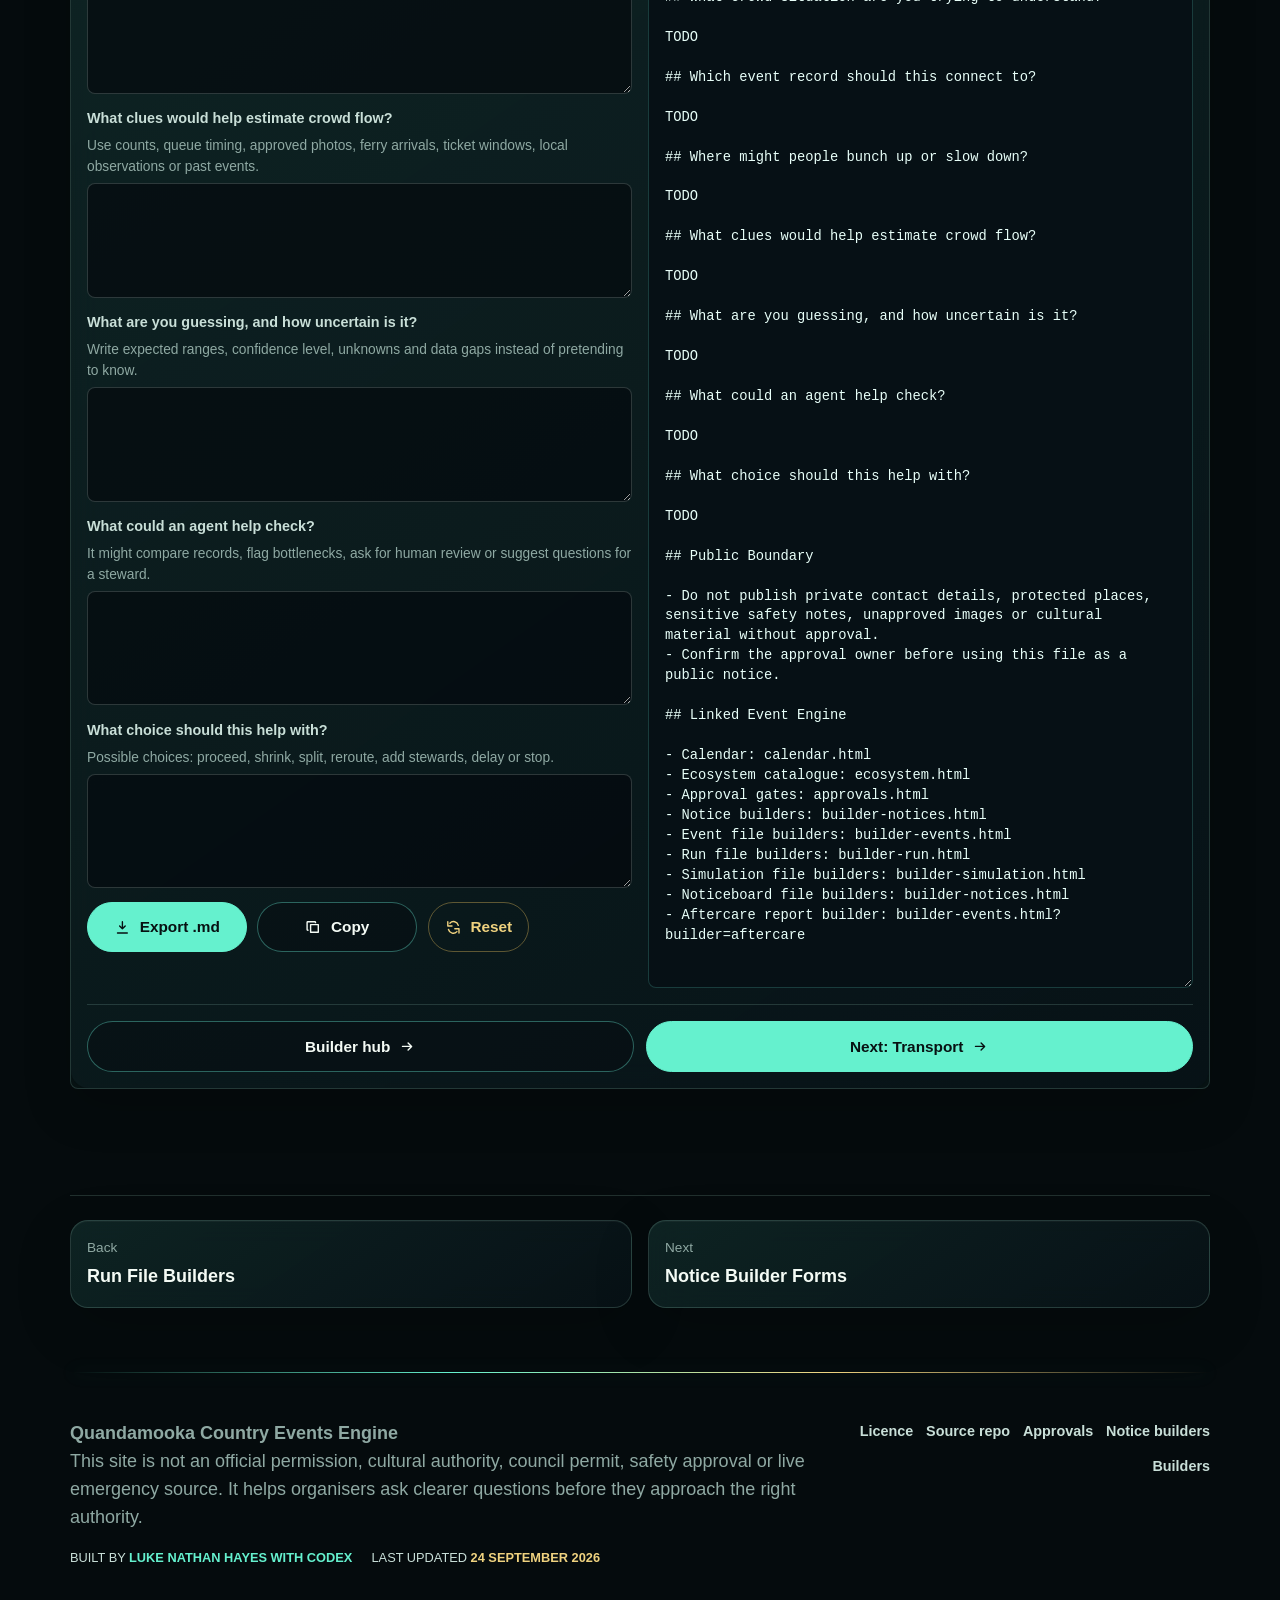
<file: builder-simulation.html>
<!doctype html>
<html lang="en-AU">
  <head>
    <meta charset="utf-8">
    <meta name="viewport" content="width=device-width, initial-scale=1">
    <meta name="description" content="Markdown builders for crowd, transport, logistics, environment, access, guardian, economy and pipeline simulation records.">
    <title>Simulation File Builders | Quandamooka Country Events Engine</title>
    <link rel="stylesheet" href="assets/styles.css?v=living-network-20260723b">
    <script defer src="assets/noticeboard-data.js?v=public-release-20260523"></script>
    <script defer src="assets/site-data.js?v=verified-map-20260723"></script>
    <script defer src="assets/app.js?v=living-network-20260723b"></script>
    <link rel="icon" href="assets/favicon.svg" type="image/svg+xml">
  <link rel="shortcut icon" href="assets/favicon.ico" type="image/x-icon">
</head>
  <body data-page="builder-simulation">
    <a class="skip-link" href="#main">Skip to content</a>
    <header class="site-header" data-site-header></header>
    <main id="main" data-page-main></main>
    <footer class="site-footer" data-site-footer></footer>
    <button class="to-top" type="button" data-to-top aria-label="Back to top">Top</button>
  </body>
</html>
</file>
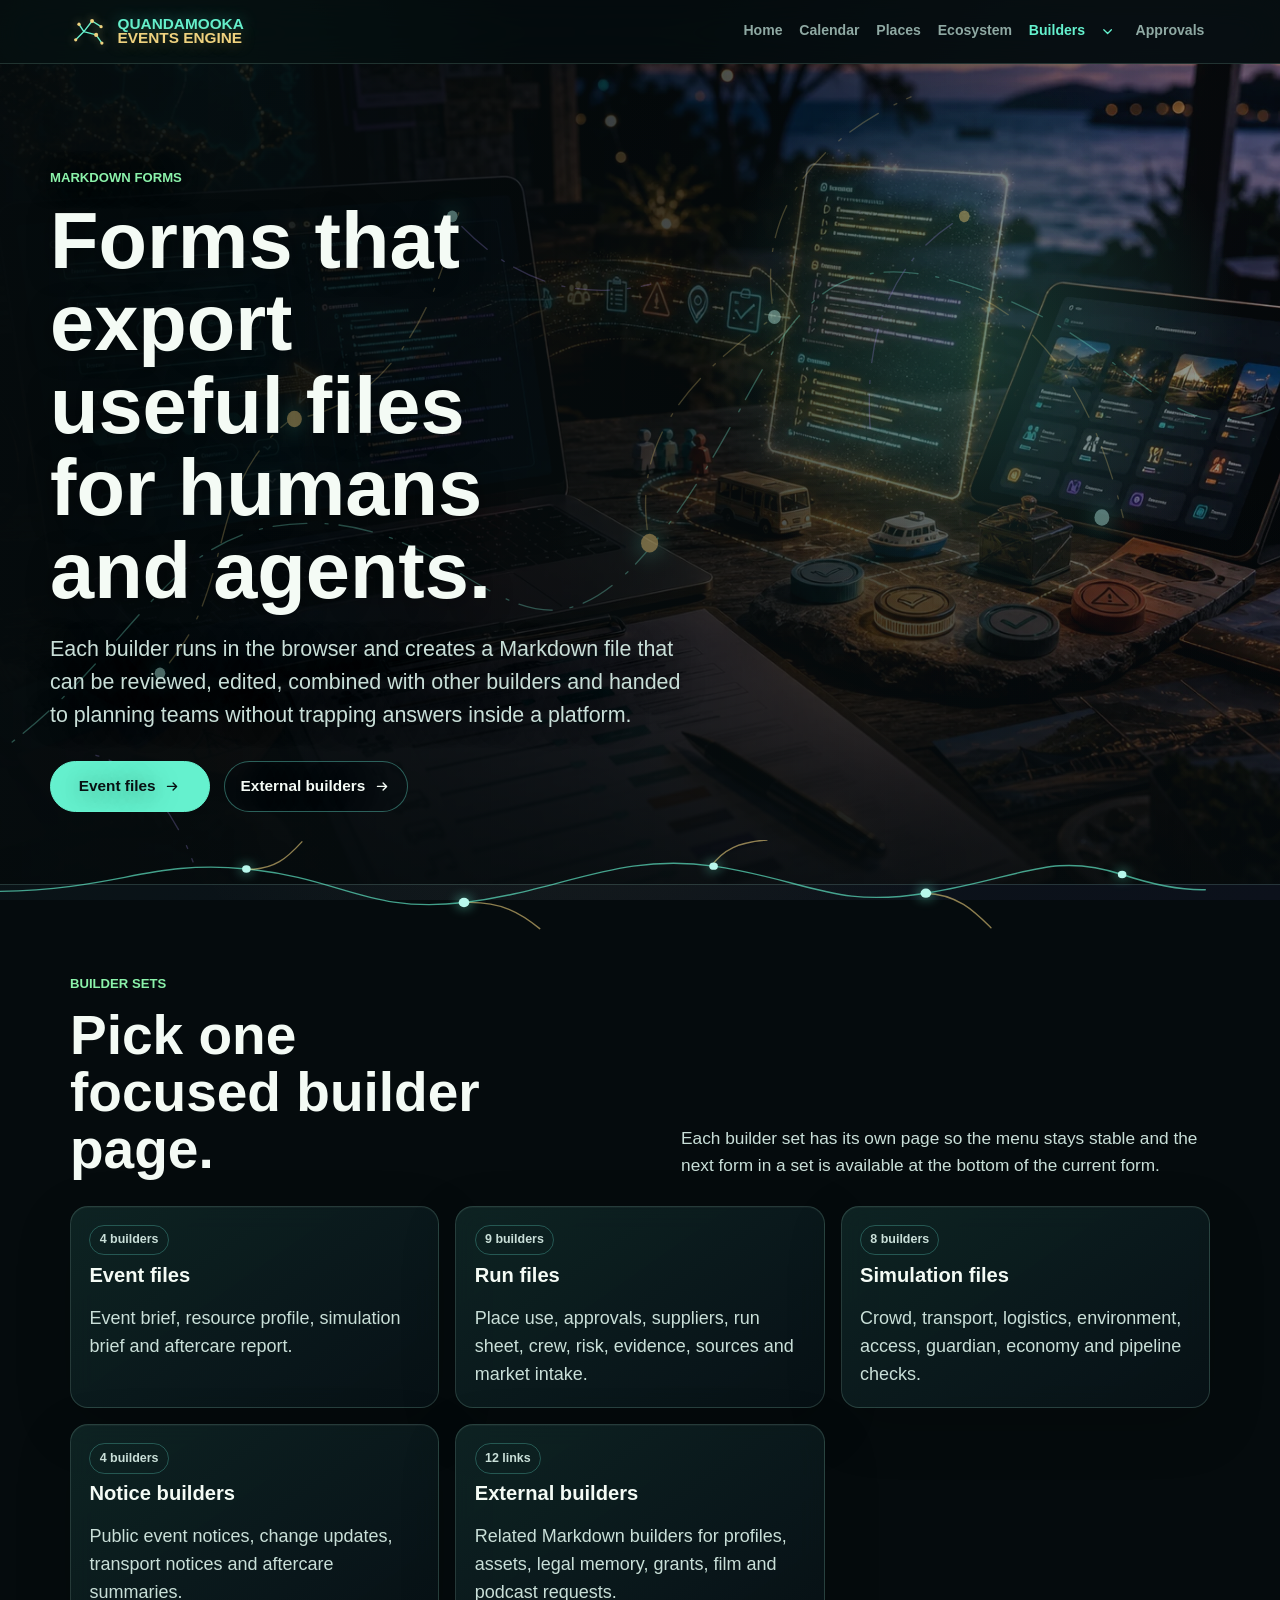
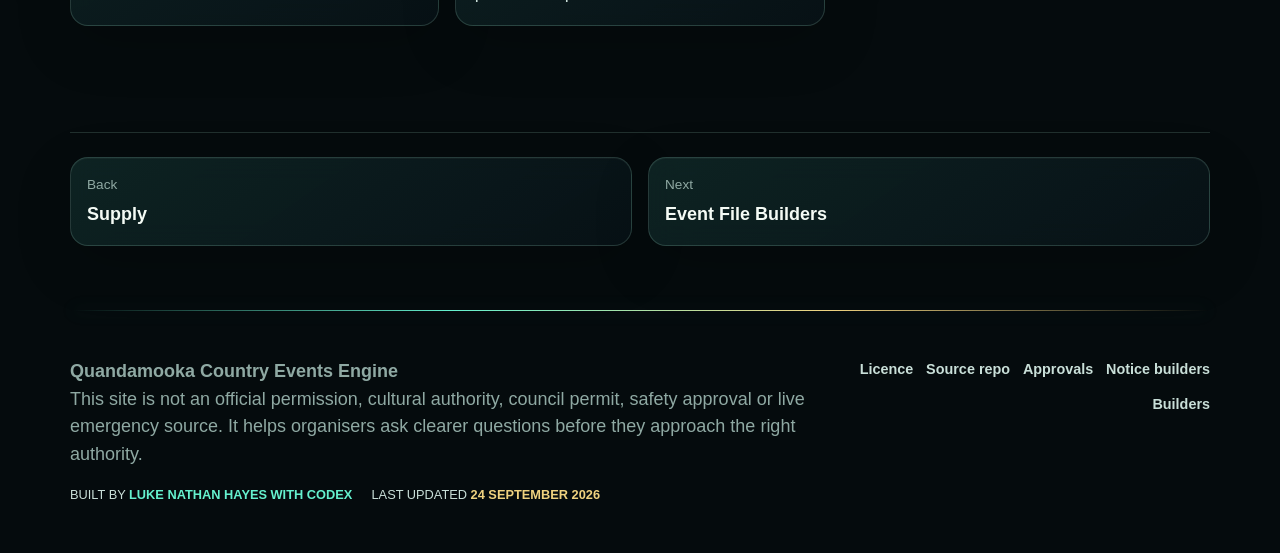
<file: builders.html>
<!doctype html>
<html lang="en-AU">
  <head>
    <meta charset="utf-8">
    <meta name="viewport" content="width=device-width, initial-scale=1">
    <meta name="description" content="Browser-based Markdown builders for event ideas, resources, simulation briefs and aftercare reports.">
    <title>Builders | Quandamooka Country Events Engine</title>
    <link rel="stylesheet" href="assets/styles.css?v=living-network-20260723b">
    <script defer src="assets/noticeboard-data.js?v=public-release-20260523"></script>
    <script defer src="assets/site-data.js?v=verified-map-20260723"></script>
    <script defer src="assets/app.js?v=living-network-20260723b"></script>
    <link rel="icon" href="assets/favicon.svg" type="image/svg+xml">
  <link rel="shortcut icon" href="assets/favicon.ico" type="image/x-icon">
</head>
  <body data-page="builders">
    <a class="skip-link" href="#main">Skip to content</a>
    <header class="site-header" data-site-header></header>
    <main id="main" data-page-main></main>
    <footer class="site-footer" data-site-footer></footer>
    <button class="to-top" type="button" data-to-top aria-label="Back to top">Top</button>
  </body>
</html>
</file>
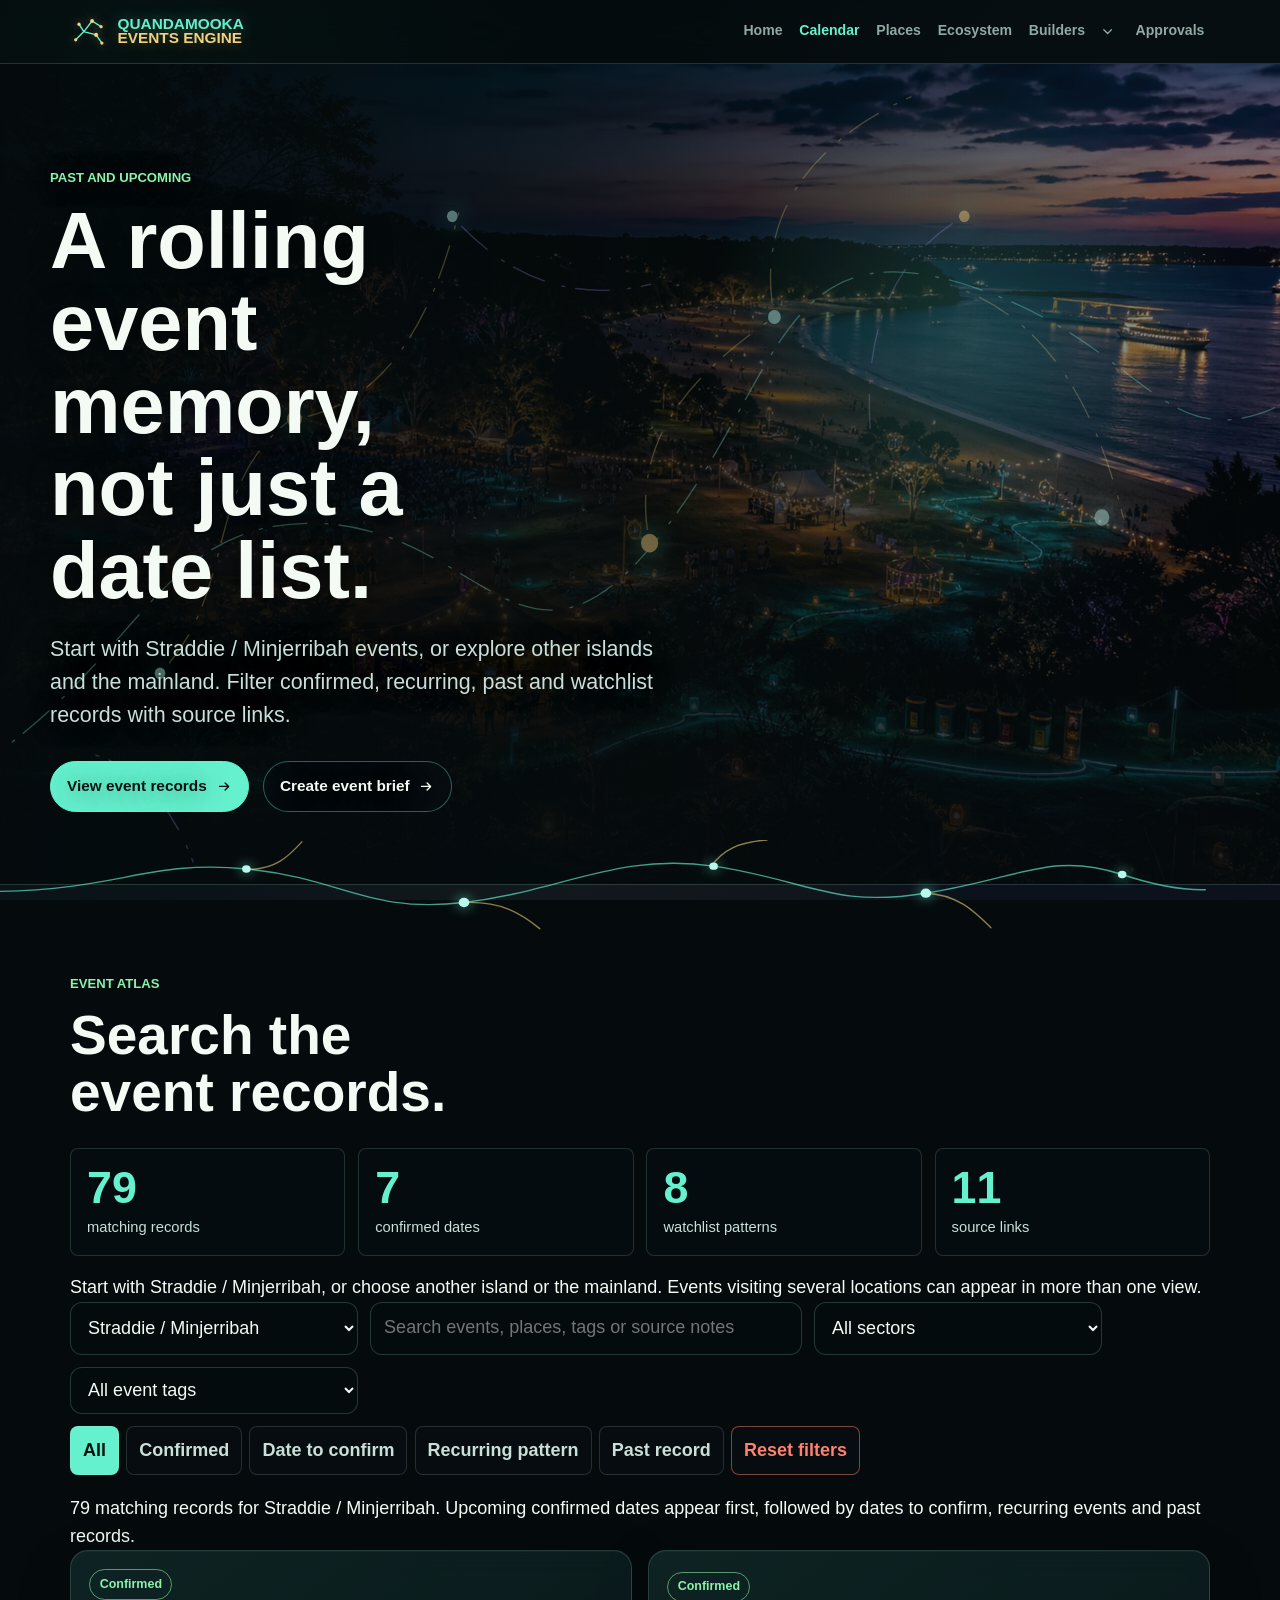
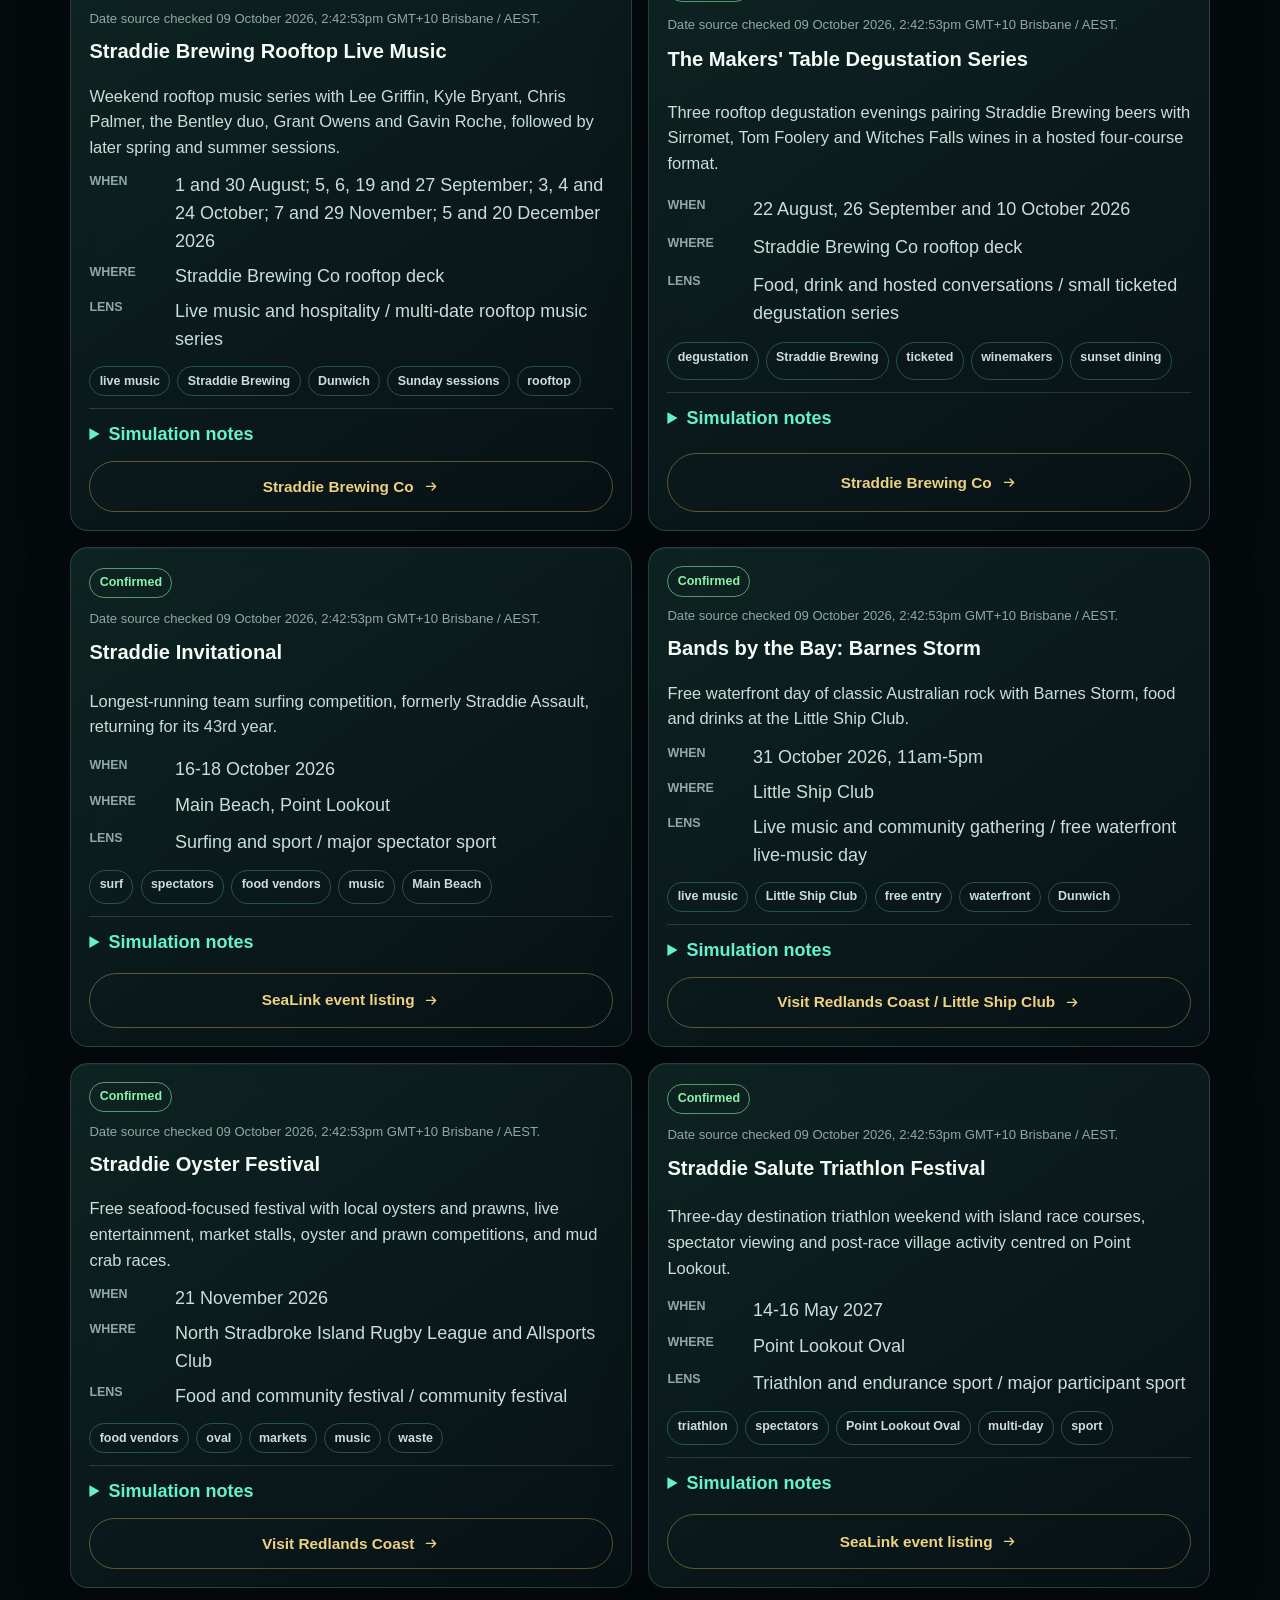
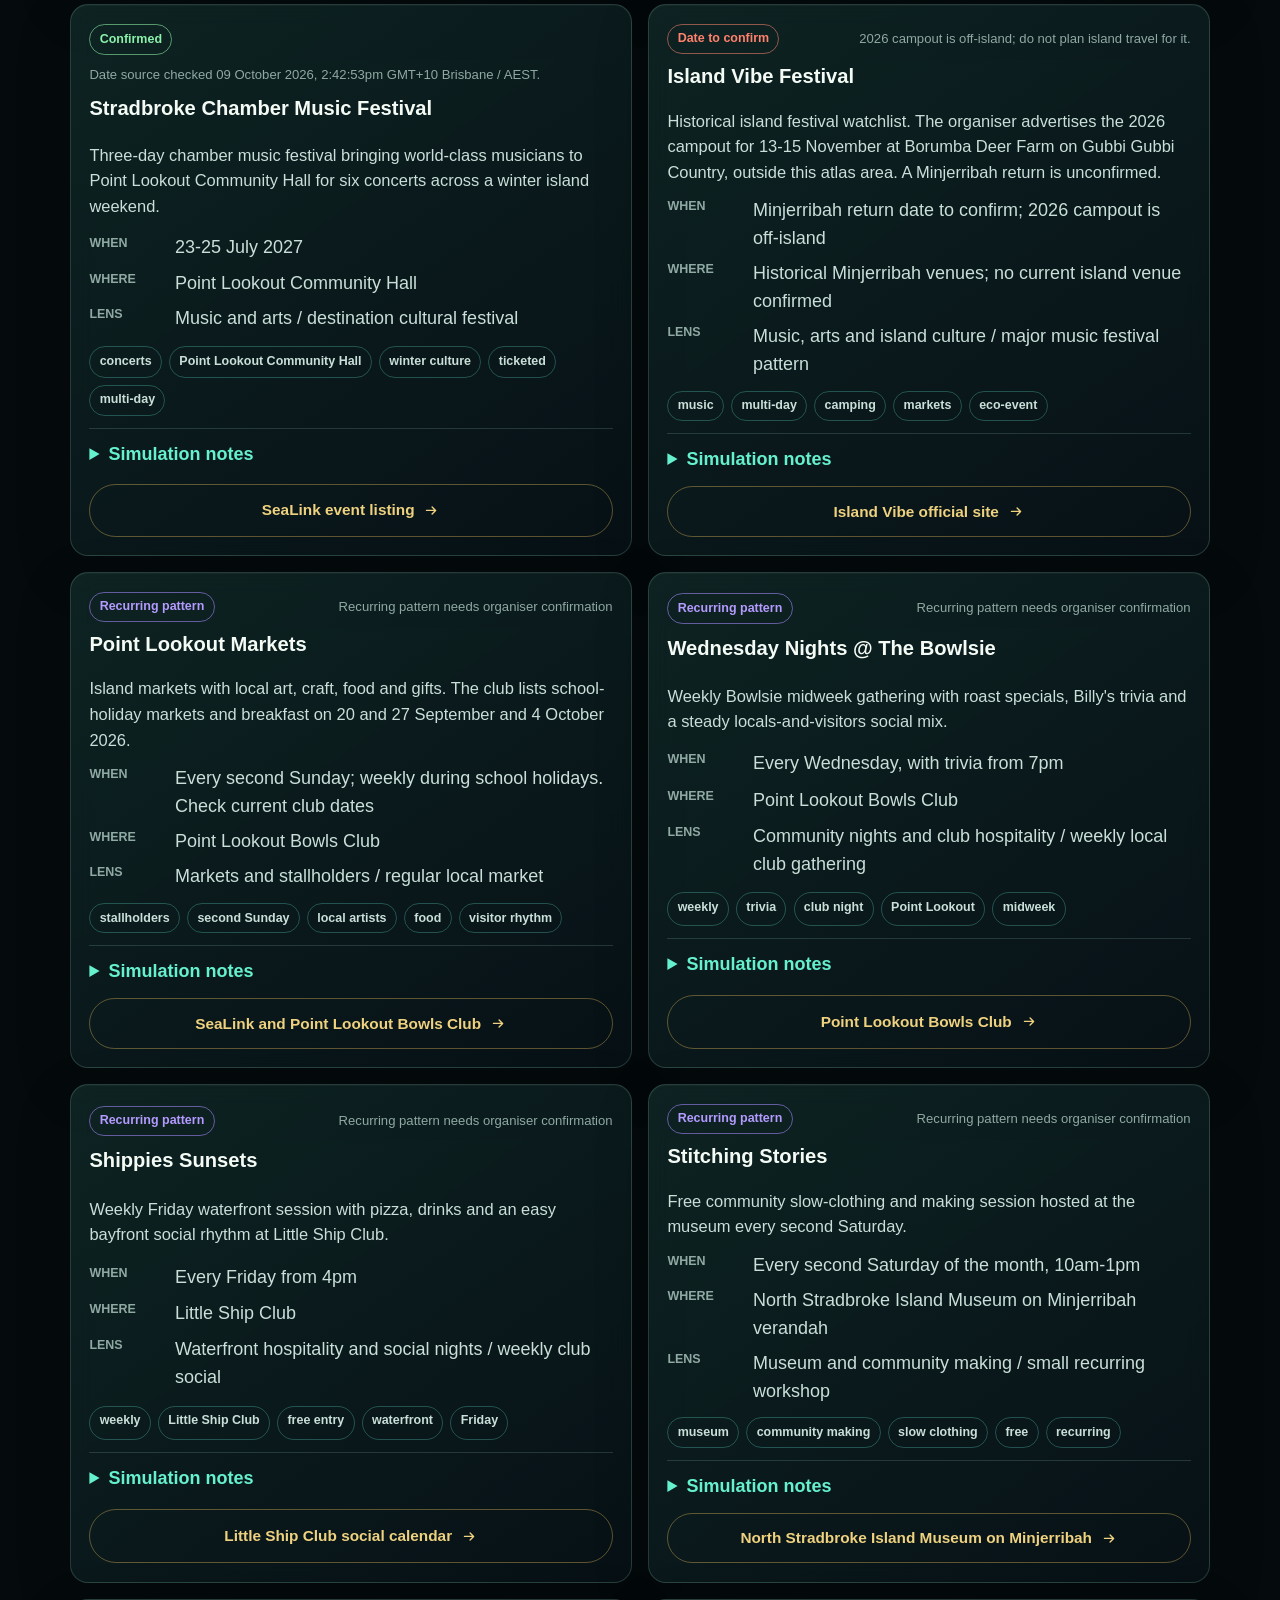
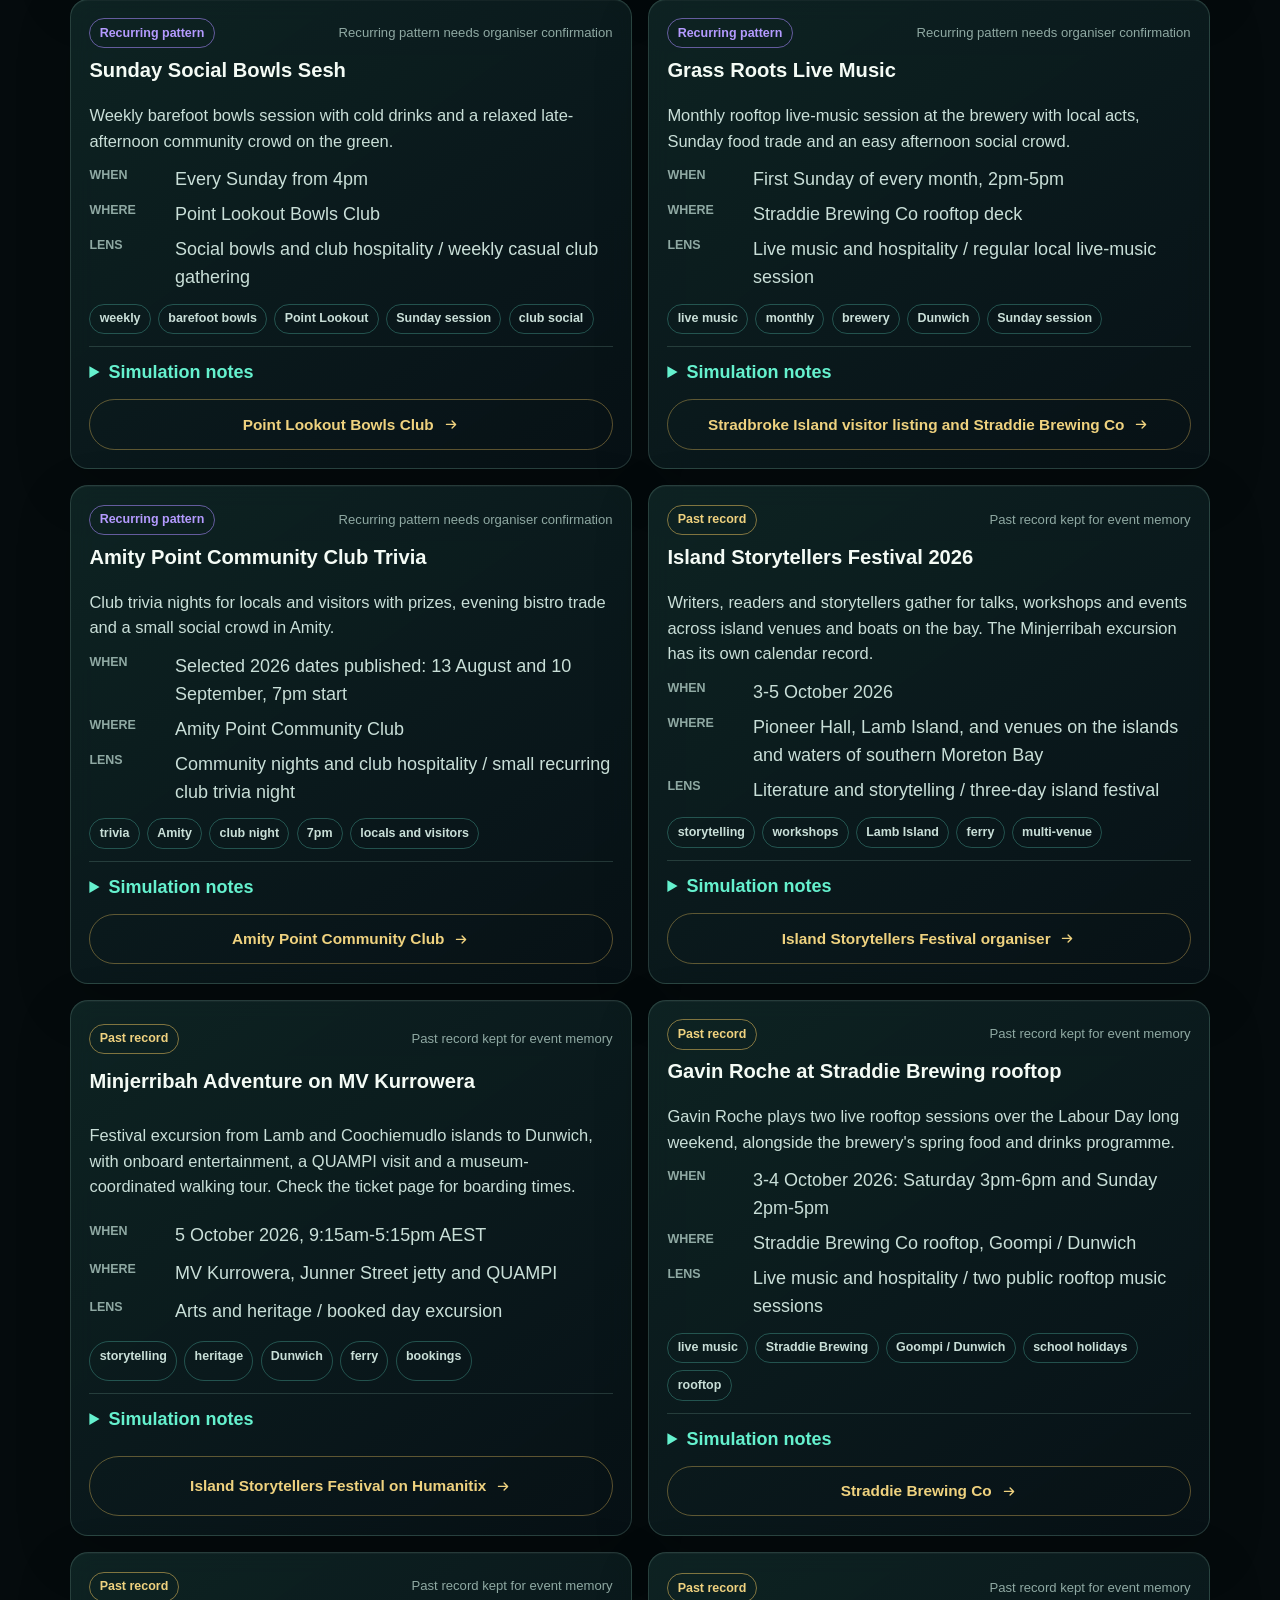
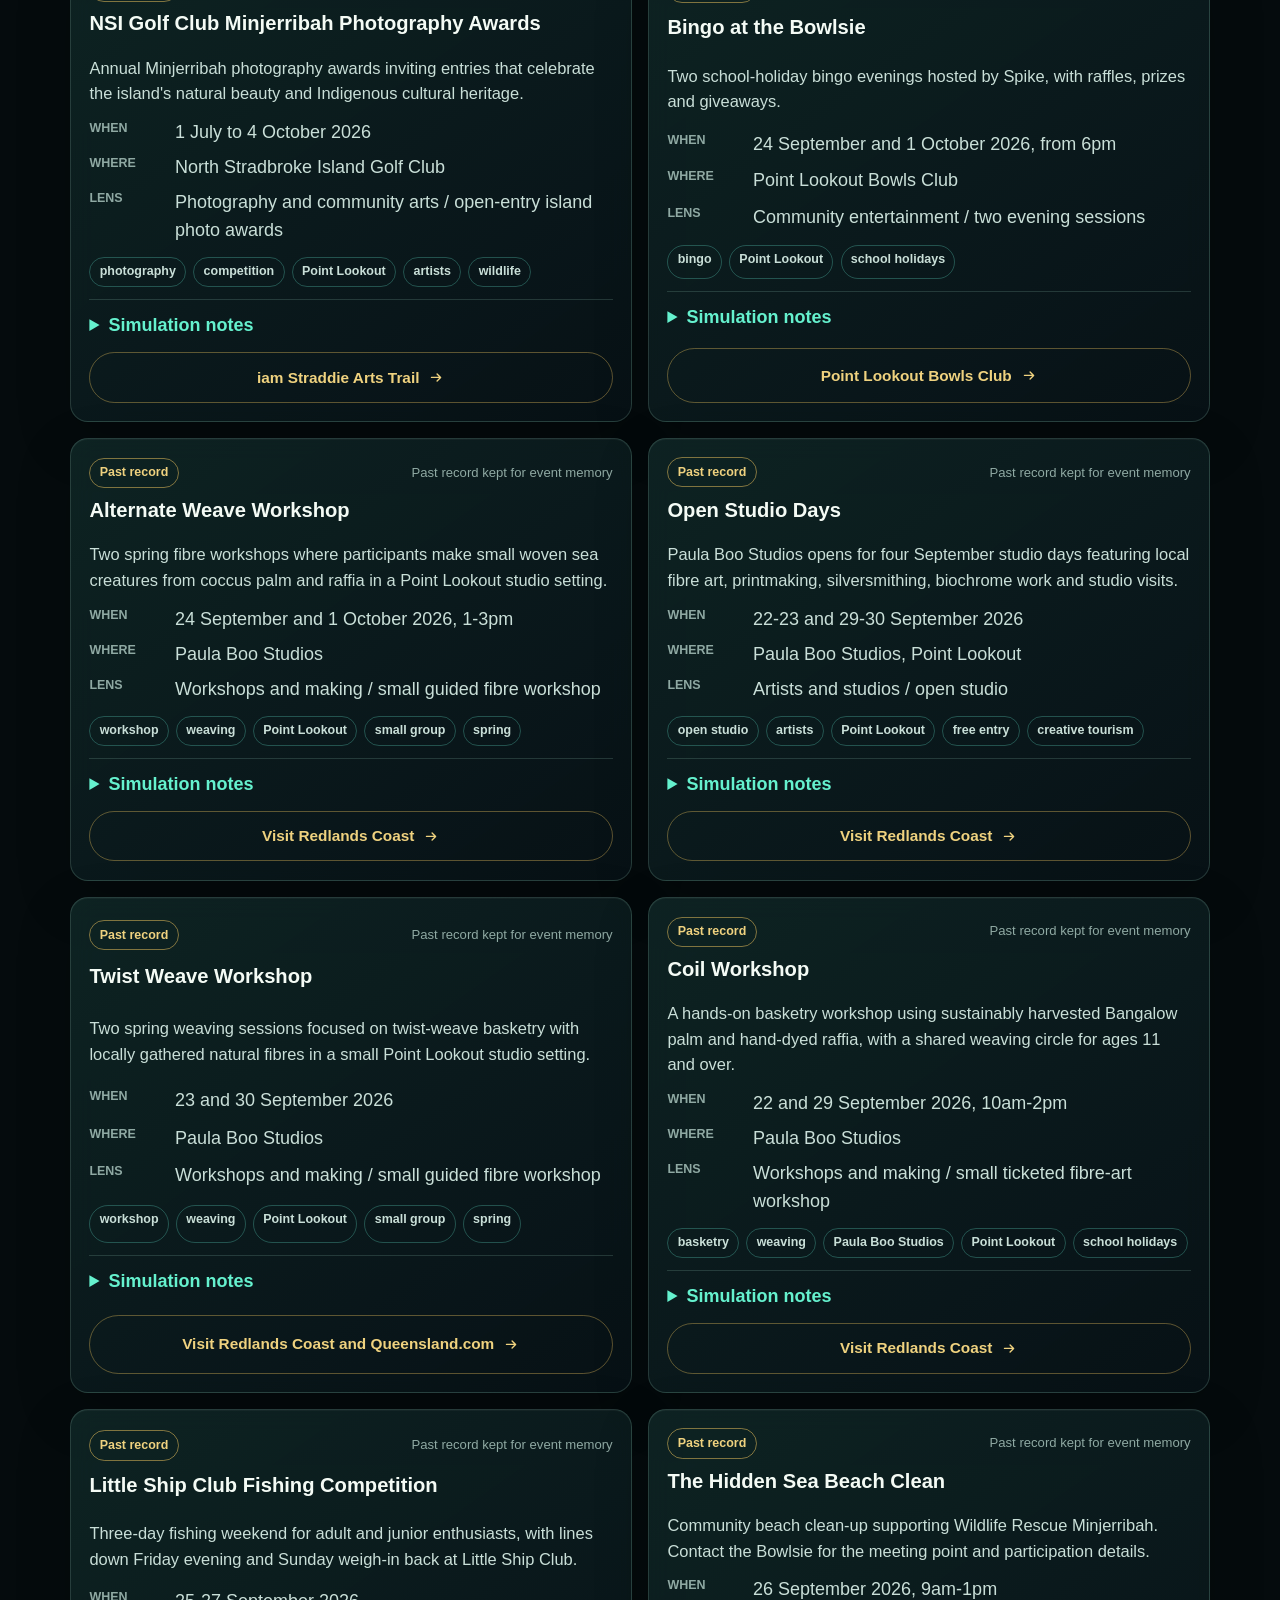
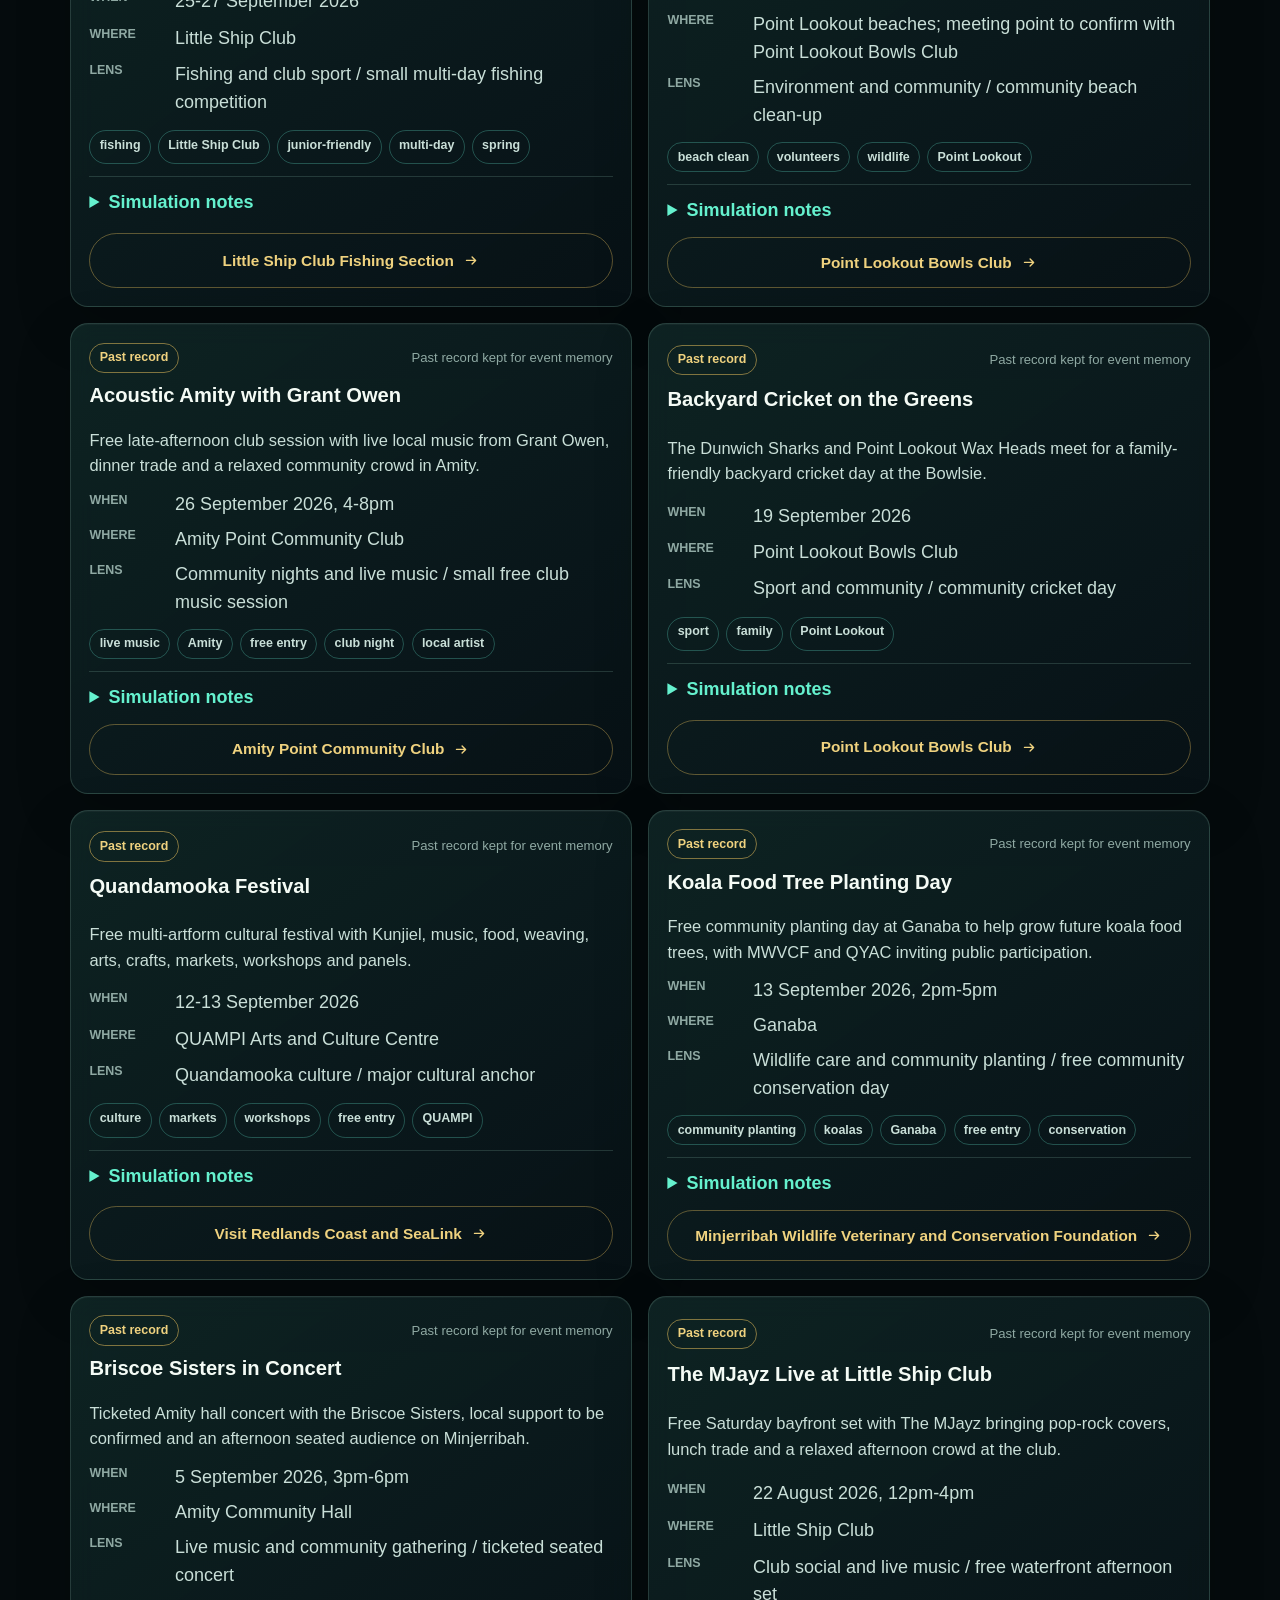
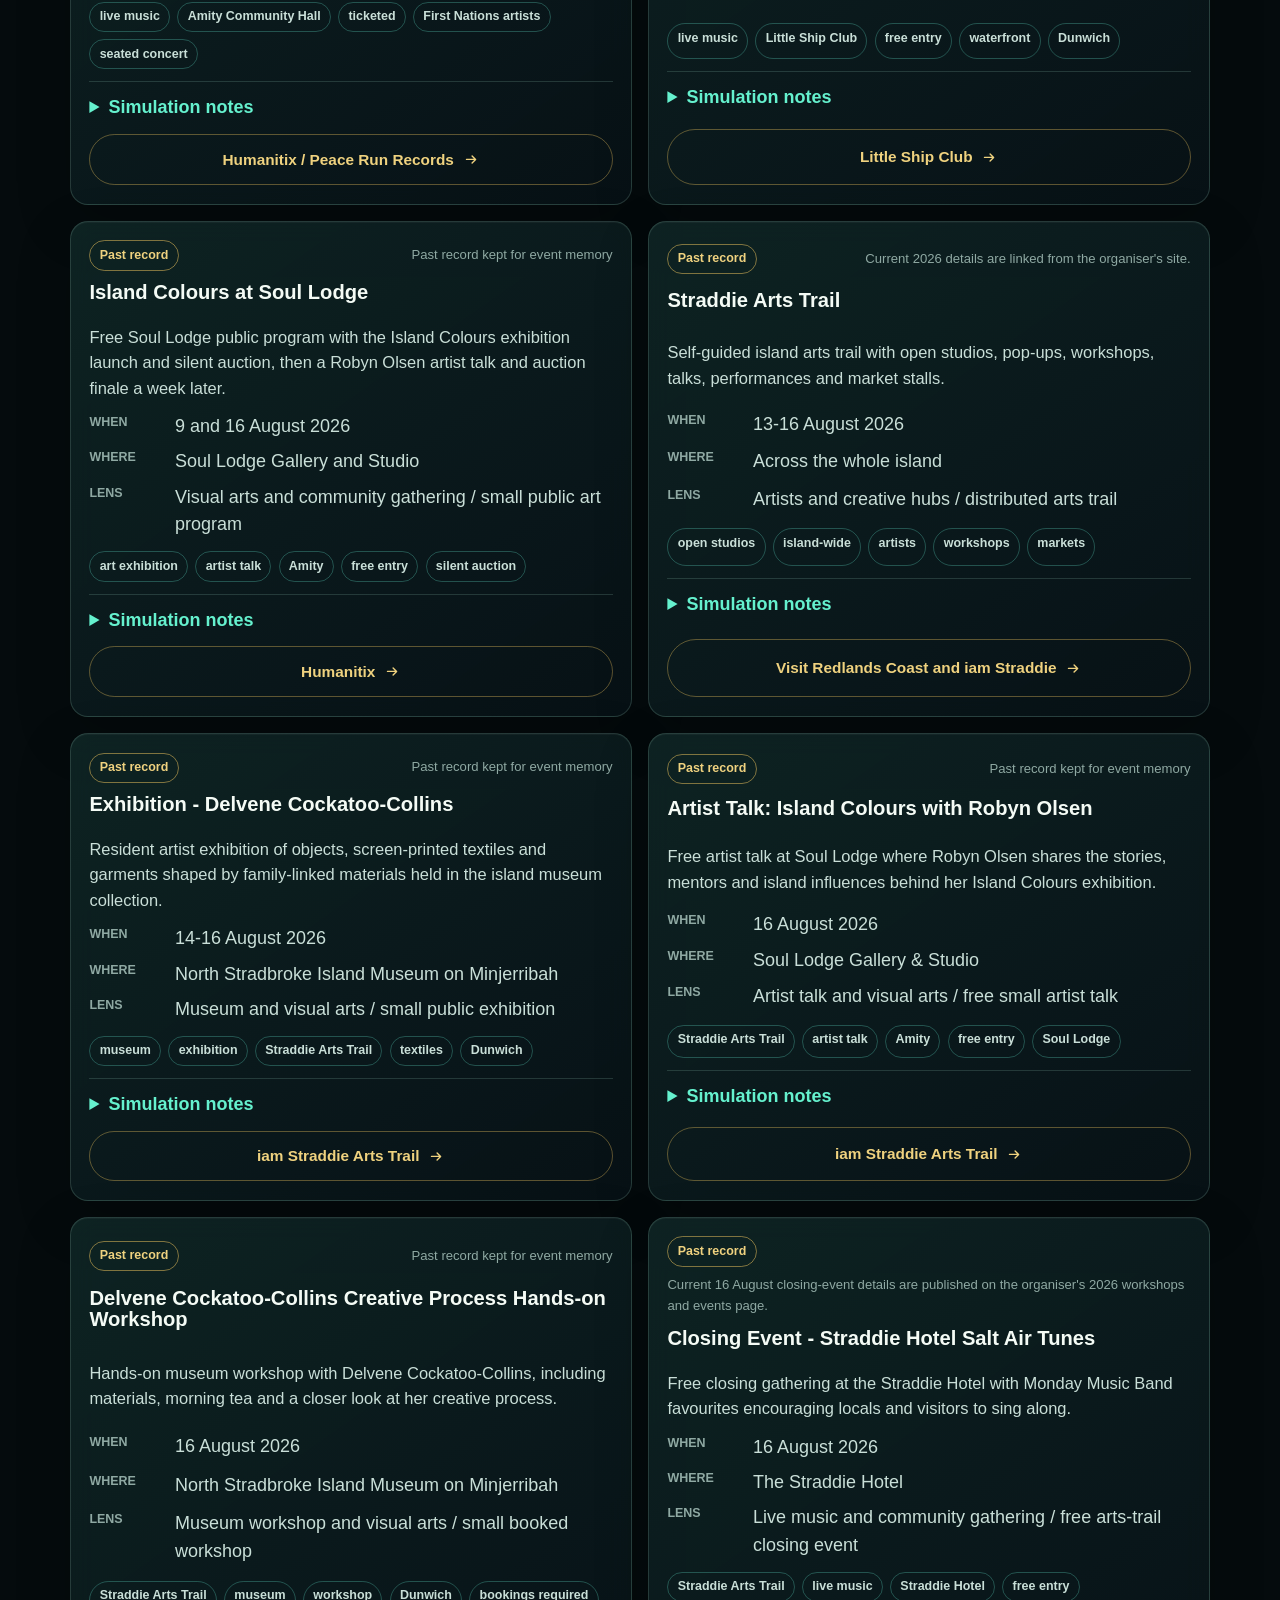
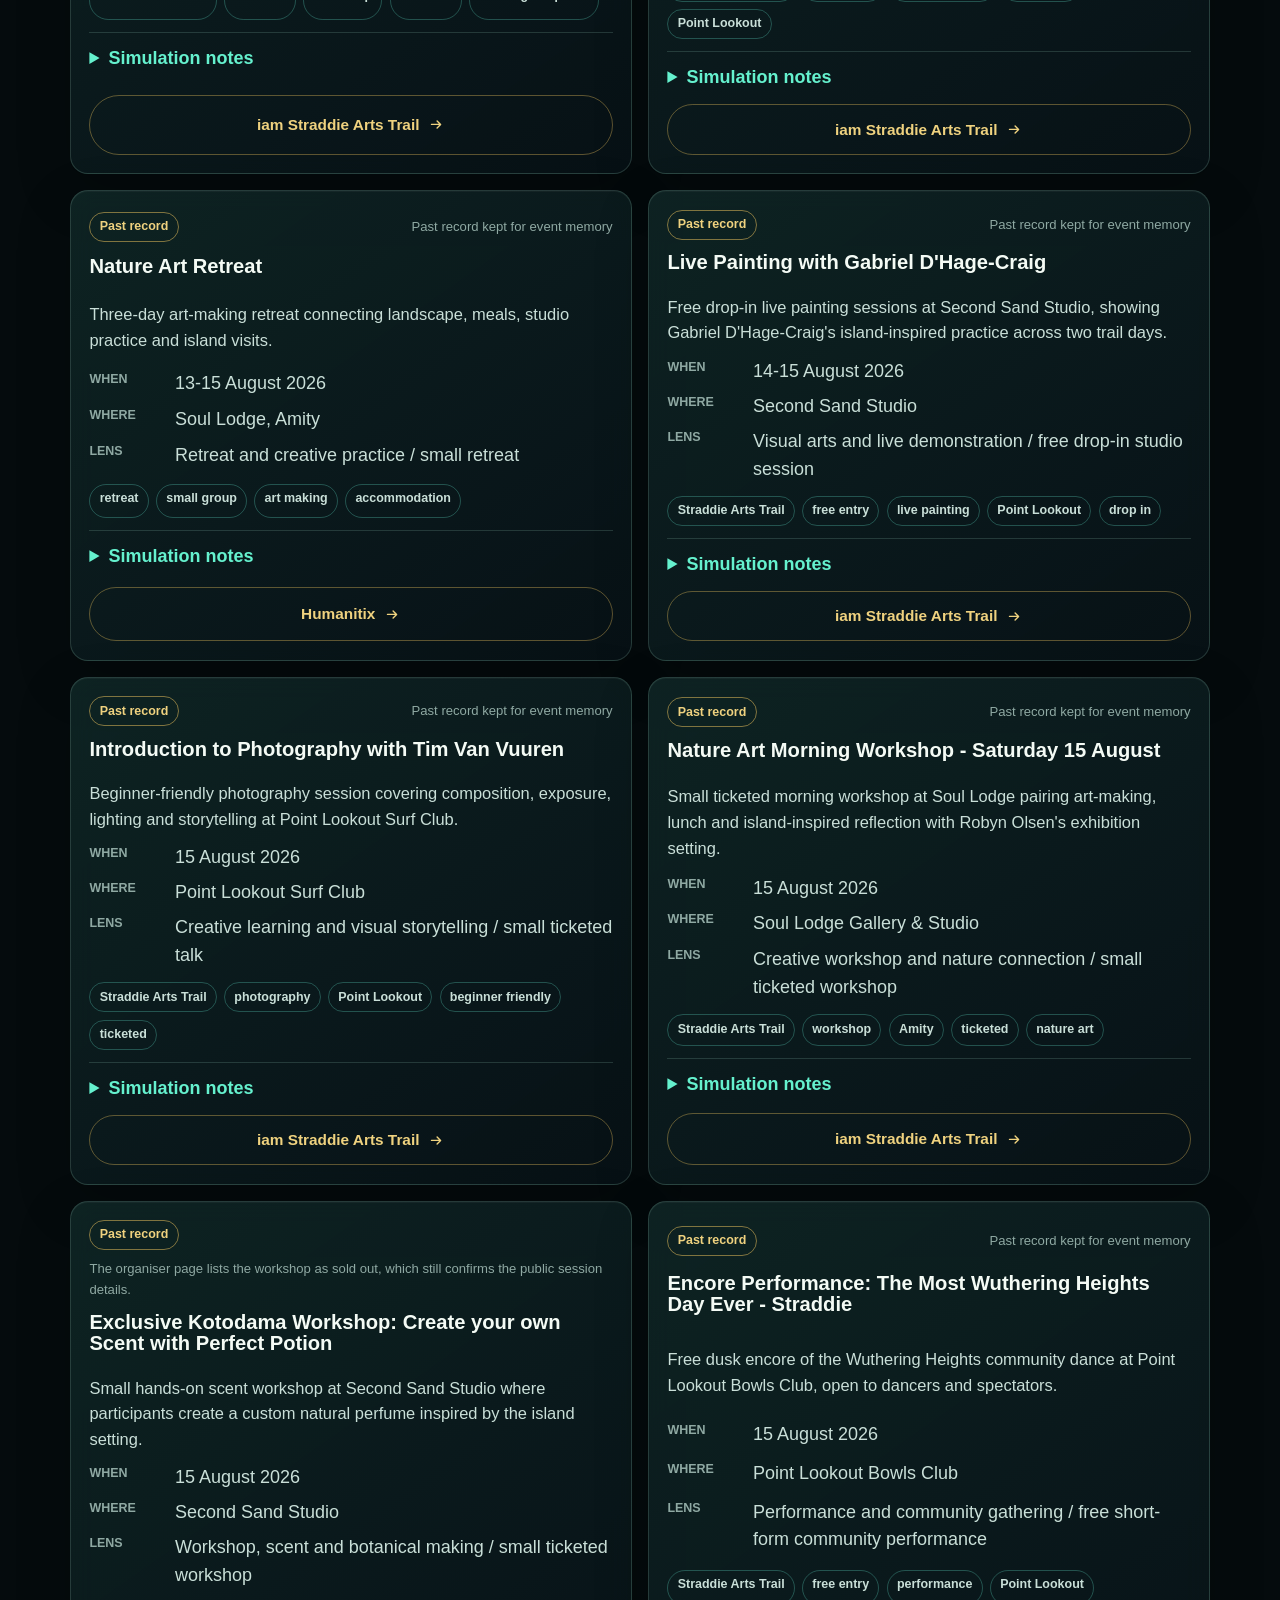
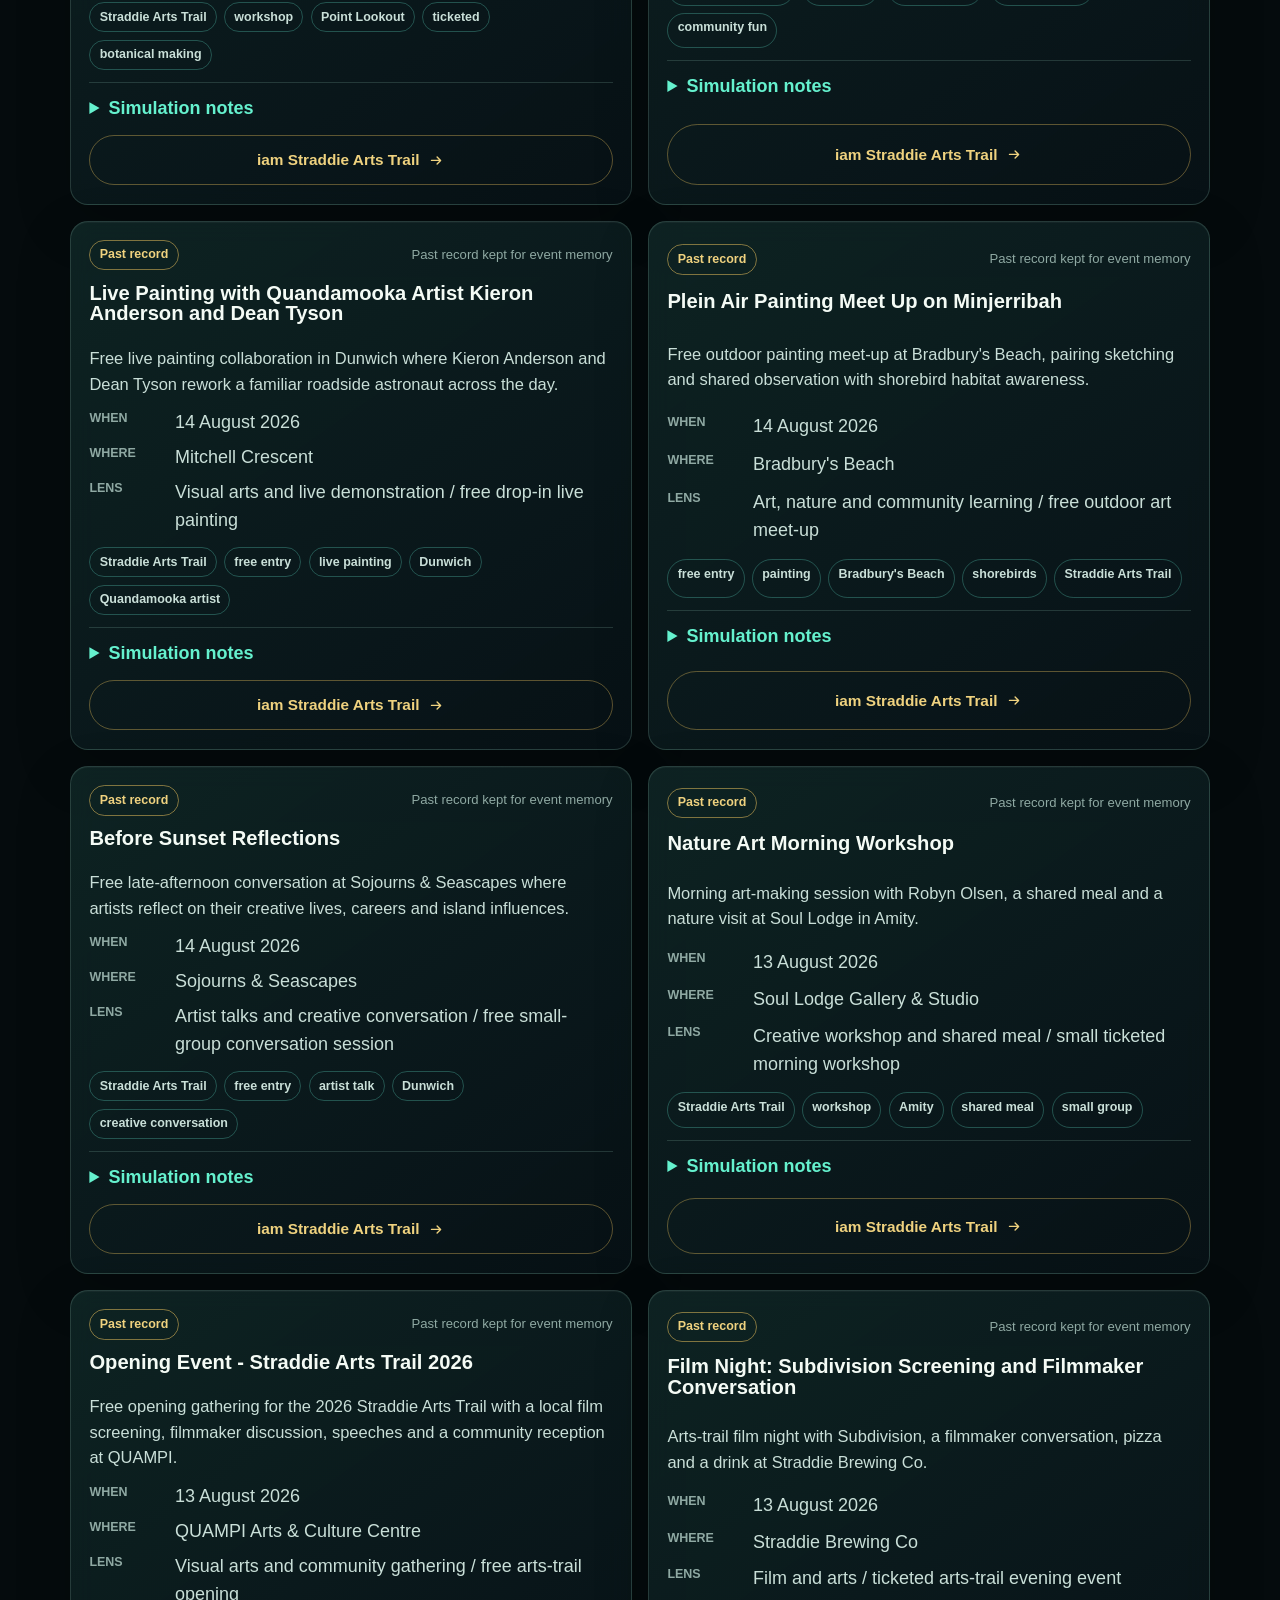
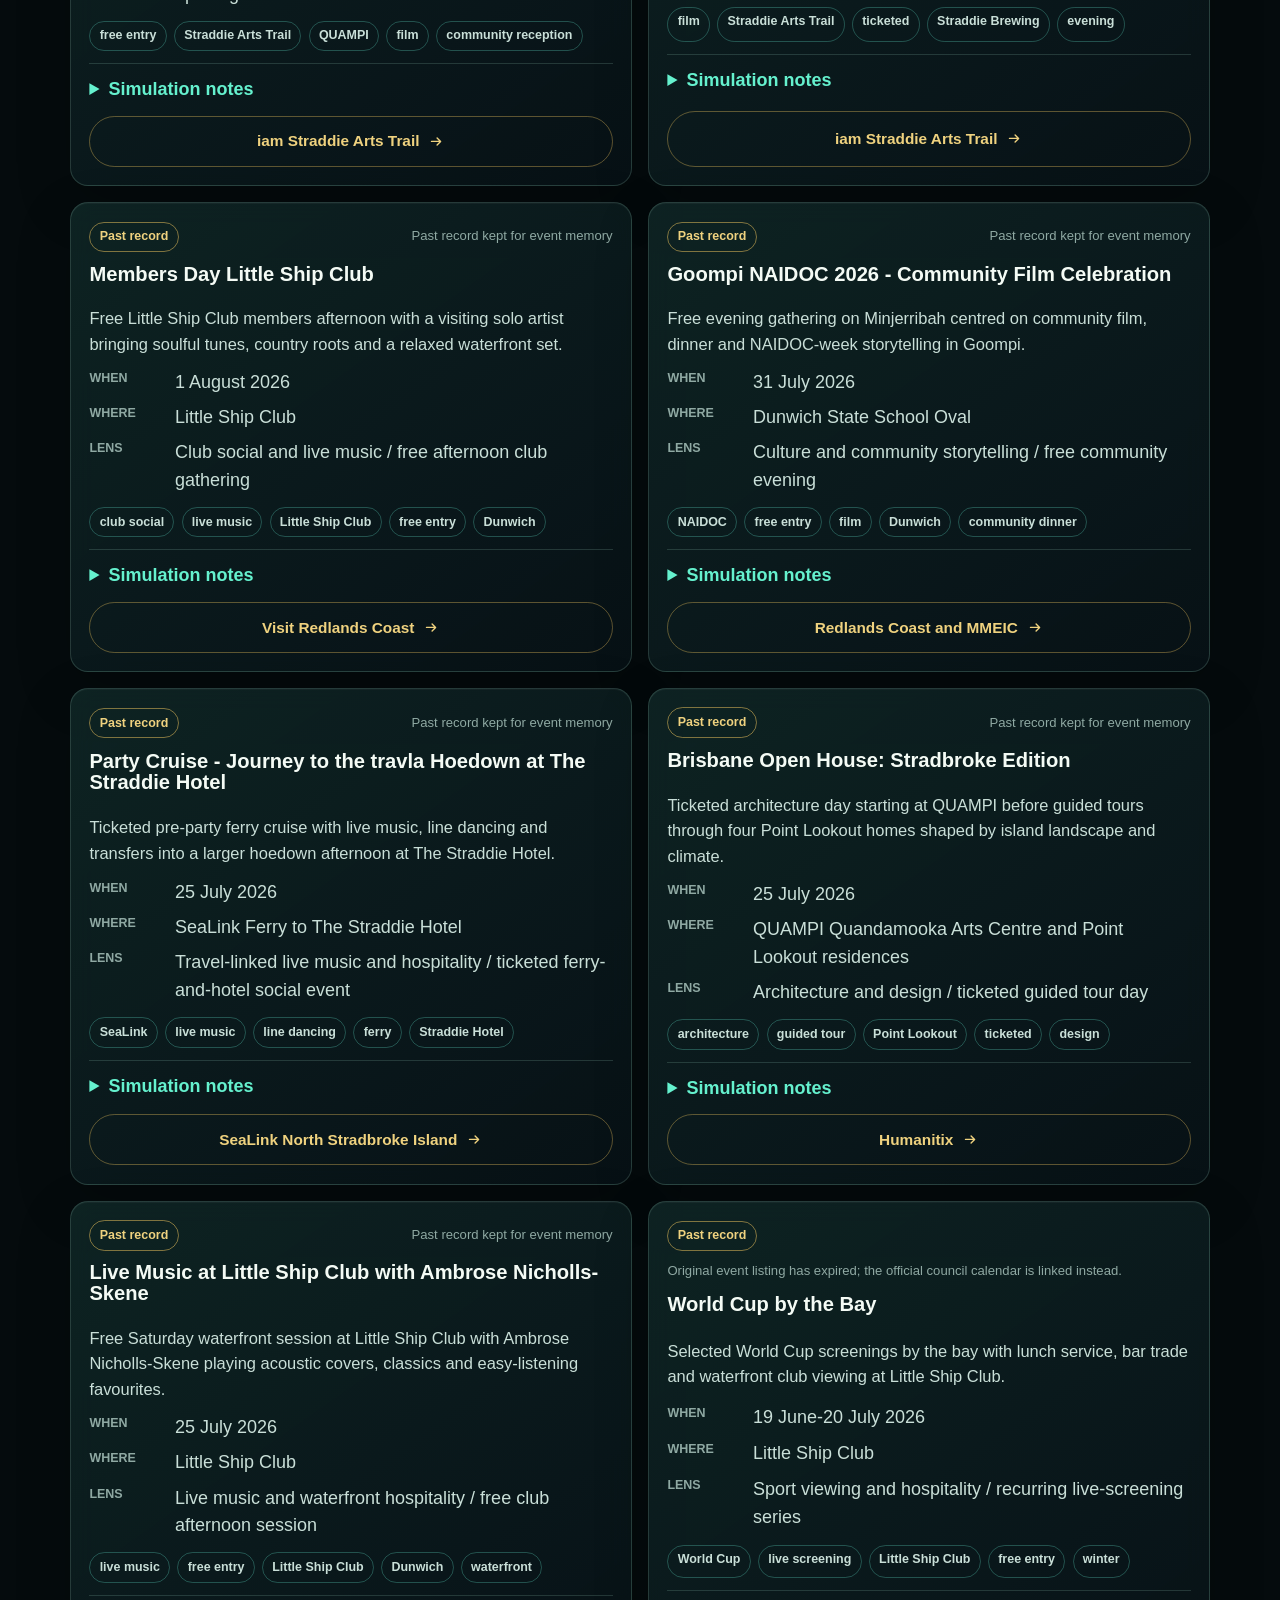
<file: calendar.html>
<!doctype html>
<html lang="en-AU">
  <head>
    <meta charset="utf-8">
    <meta name="viewport" content="width=device-width, initial-scale=1">
    <meta name="description" content="Past, current and upcoming island event records with source status.">
    <title>Calendar | Quandamooka Country Events Engine</title>
    <link rel="stylesheet" href="assets/styles.css?v=living-network-20260723b">
    <script defer src="assets/noticeboard-data.js?v=public-release-20260523"></script>
    <script defer src="assets/site-data.js?v=verified-map-20260723"></script>
    <script defer src="assets/app.js?v=living-network-20260723b"></script>
    <link rel="icon" href="assets/favicon.svg" type="image/svg+xml">
  <link rel="shortcut icon" href="assets/favicon.ico" type="image/x-icon">
</head>
  <body data-page="calendar">
    <a class="skip-link" href="#main">Skip to content</a>
    <header class="site-header" data-site-header></header>
    <main id="main" data-page-main></main>
    <footer class="site-footer" data-site-footer></footer>
    <button class="to-top" type="button" data-to-top aria-label="Back to top">Top</button>
  </body>
</html>
</file>
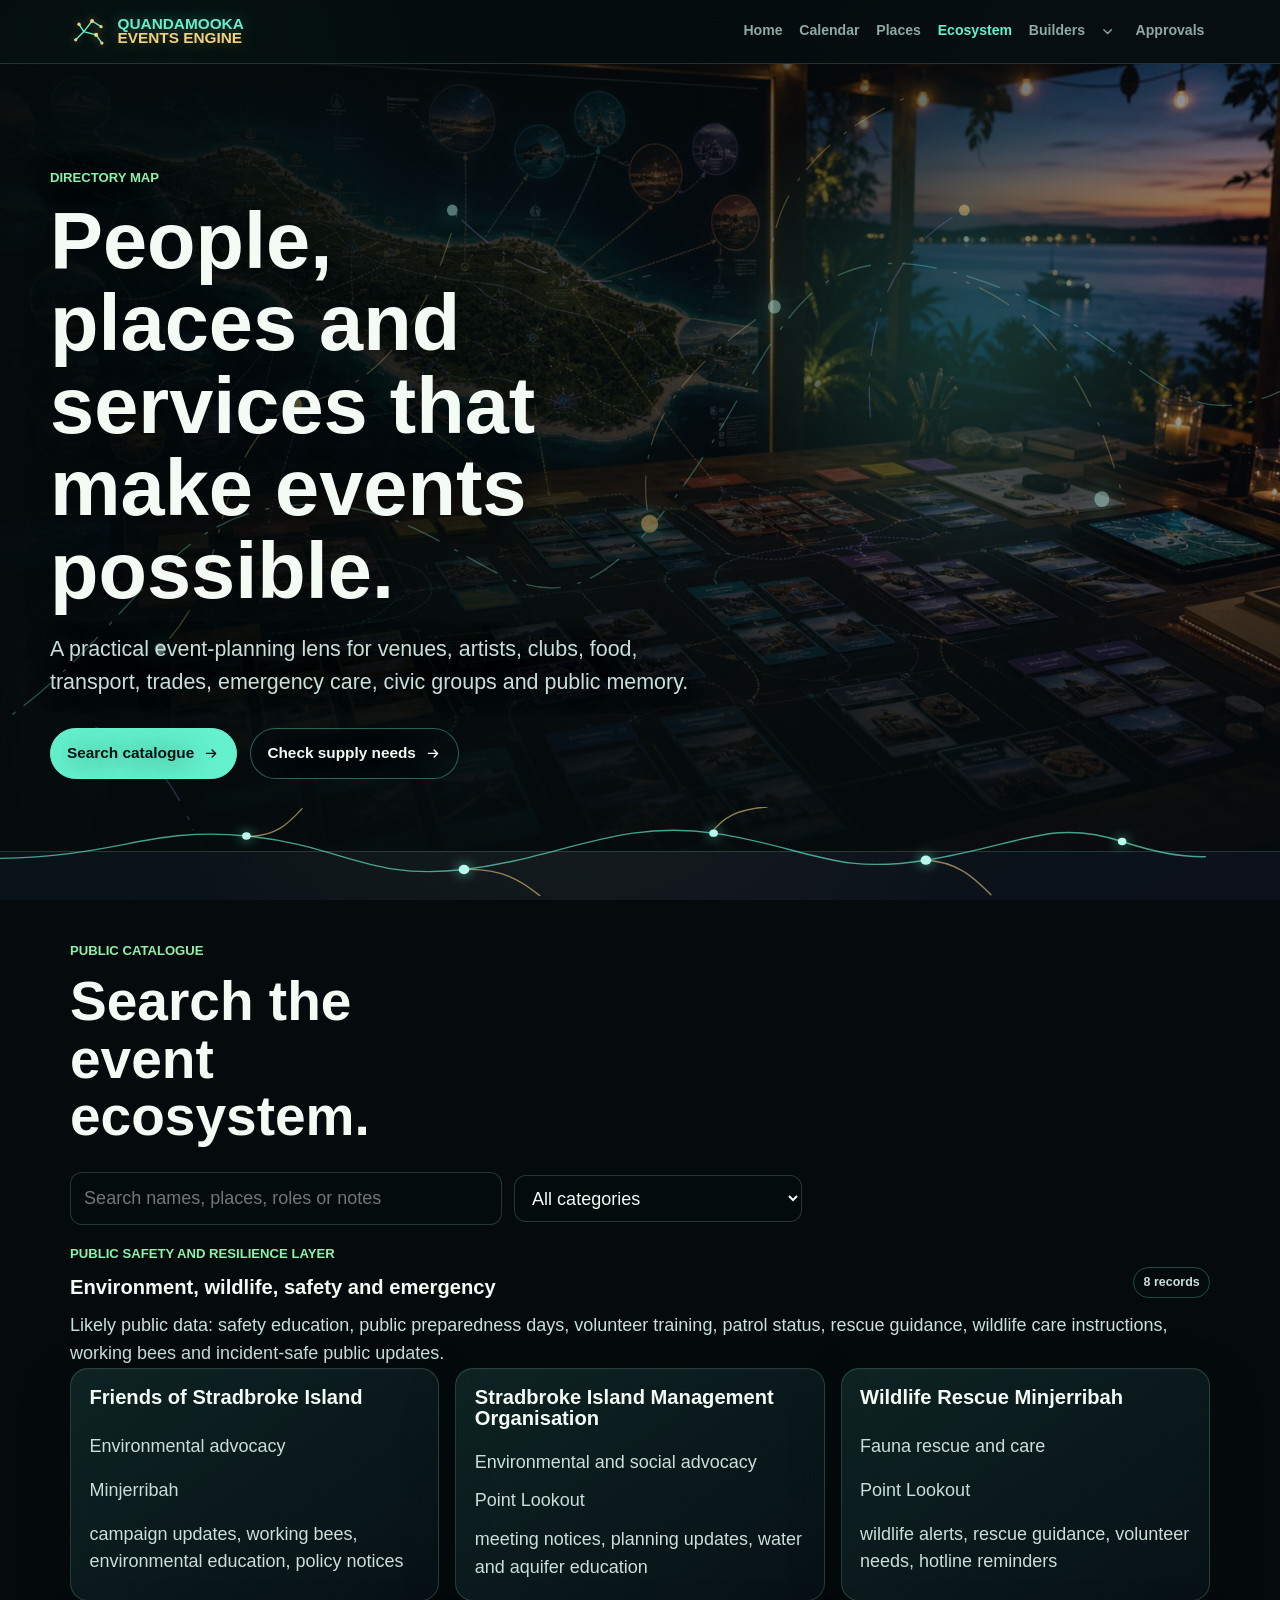
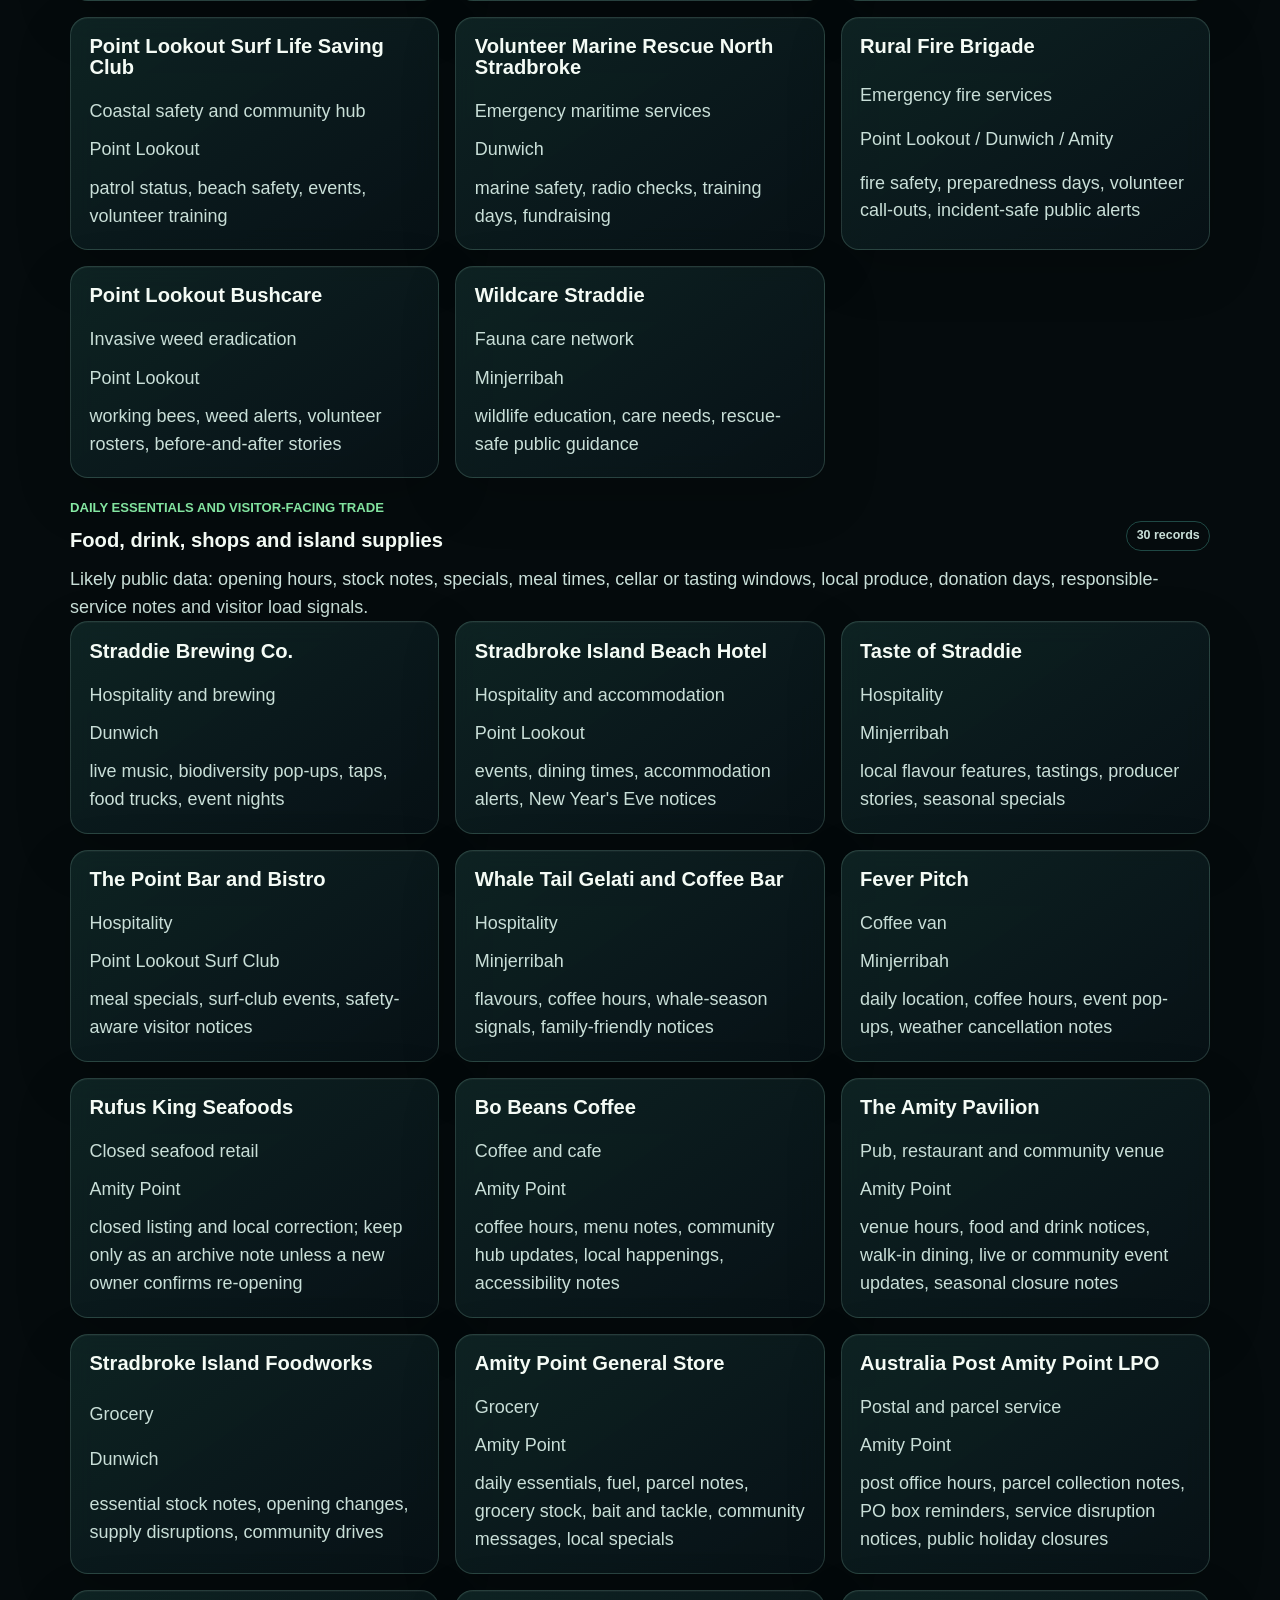
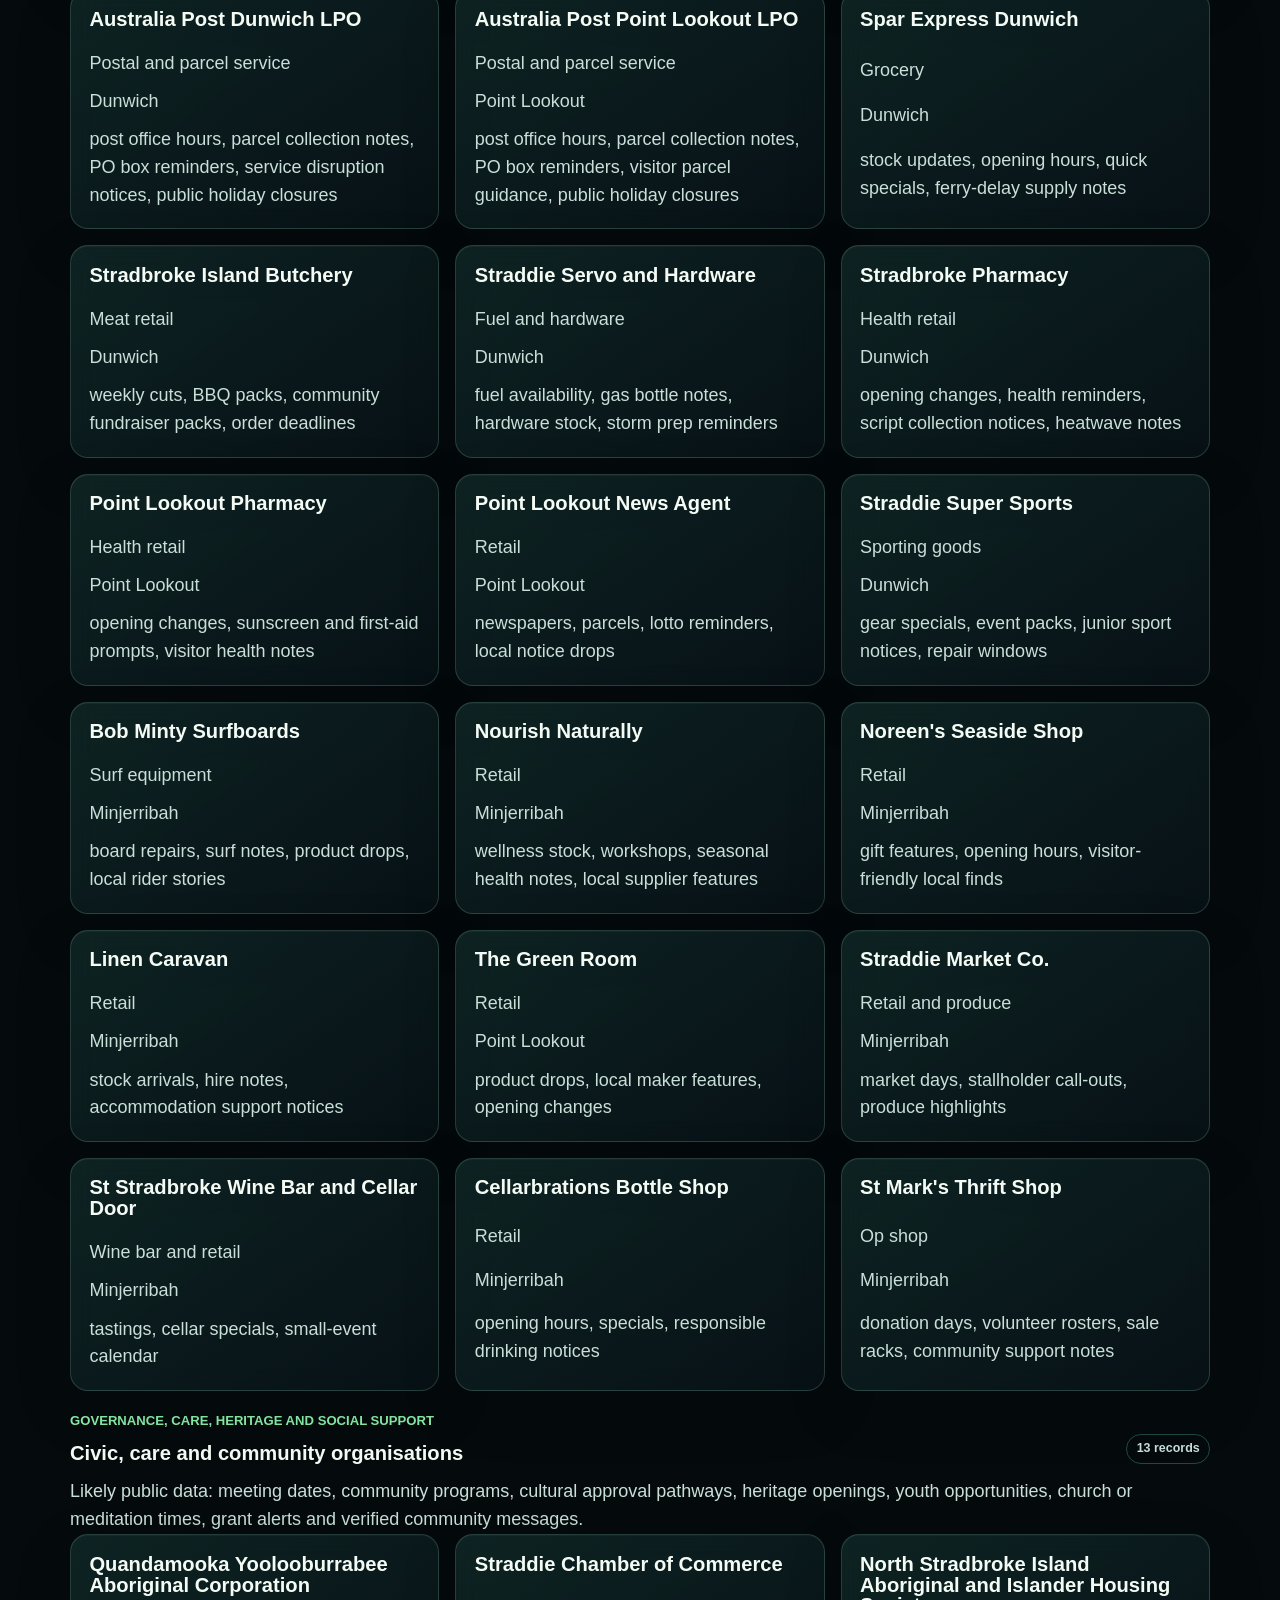
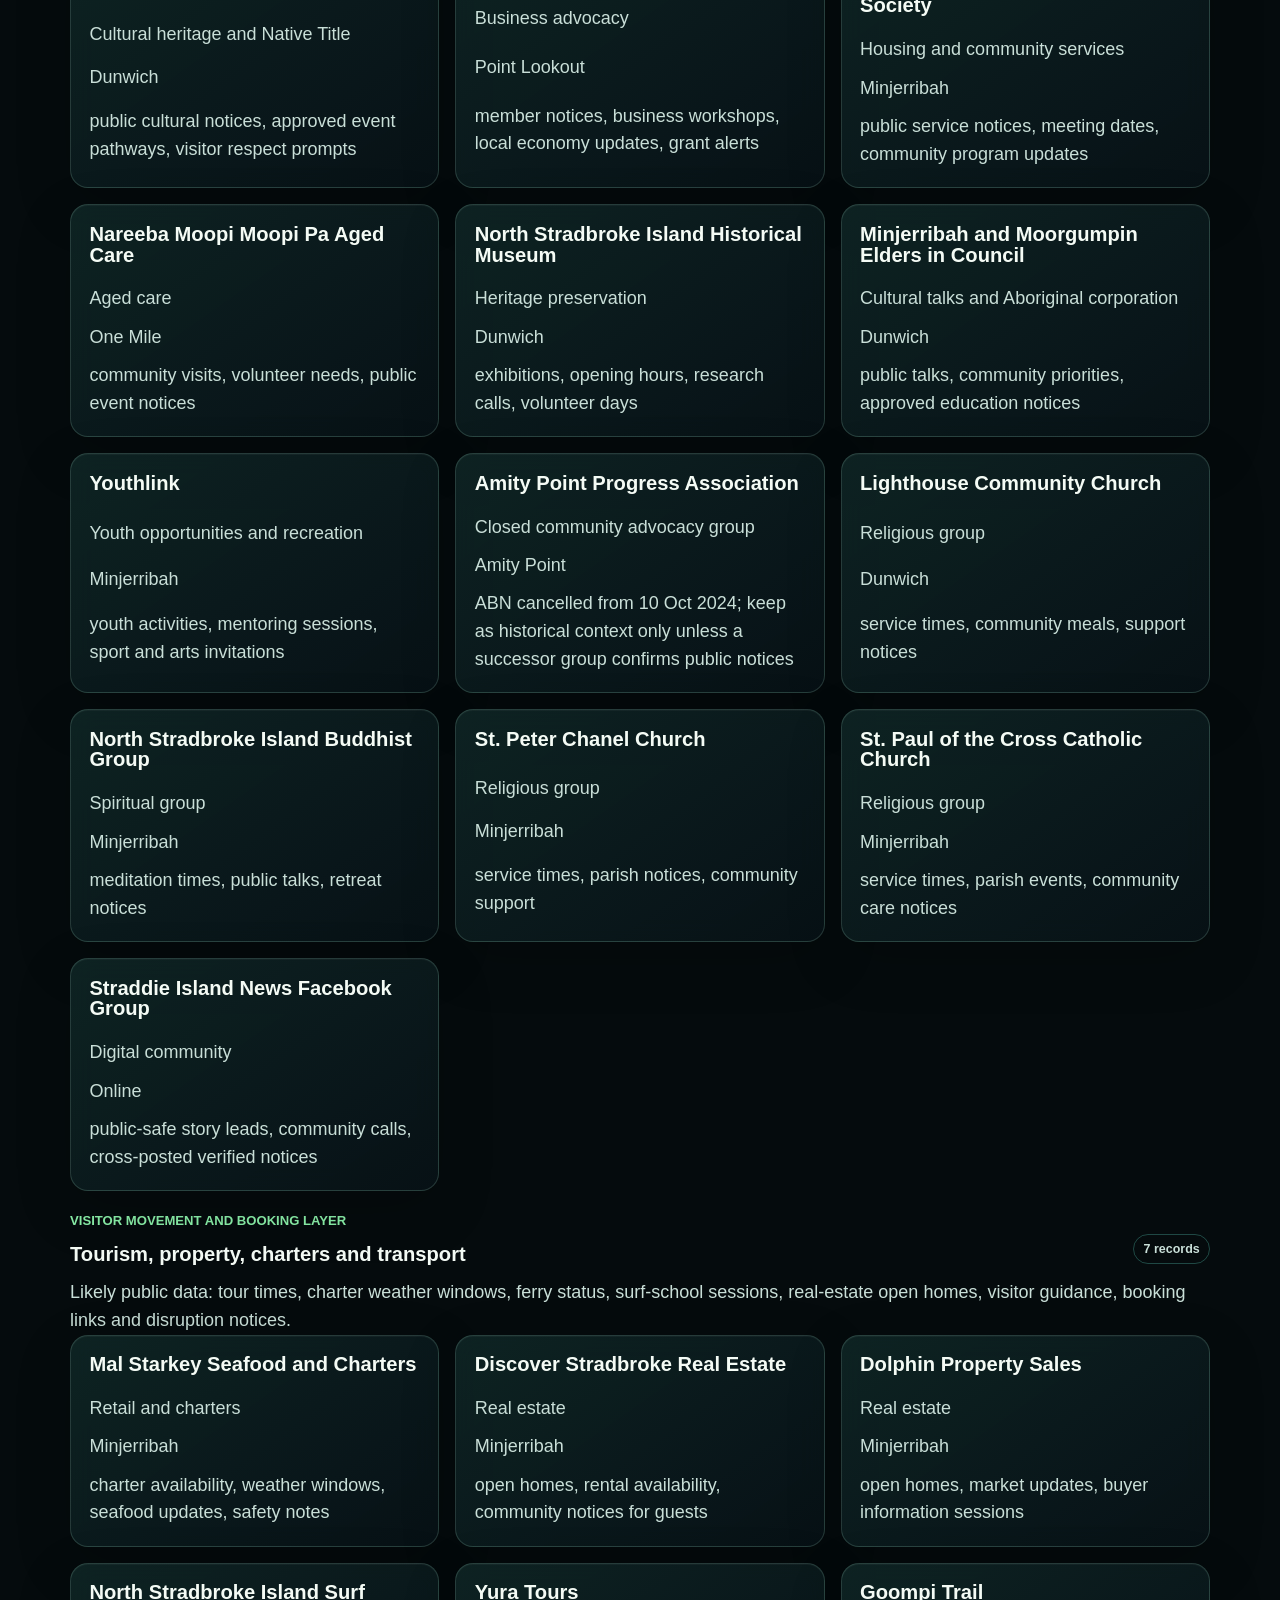
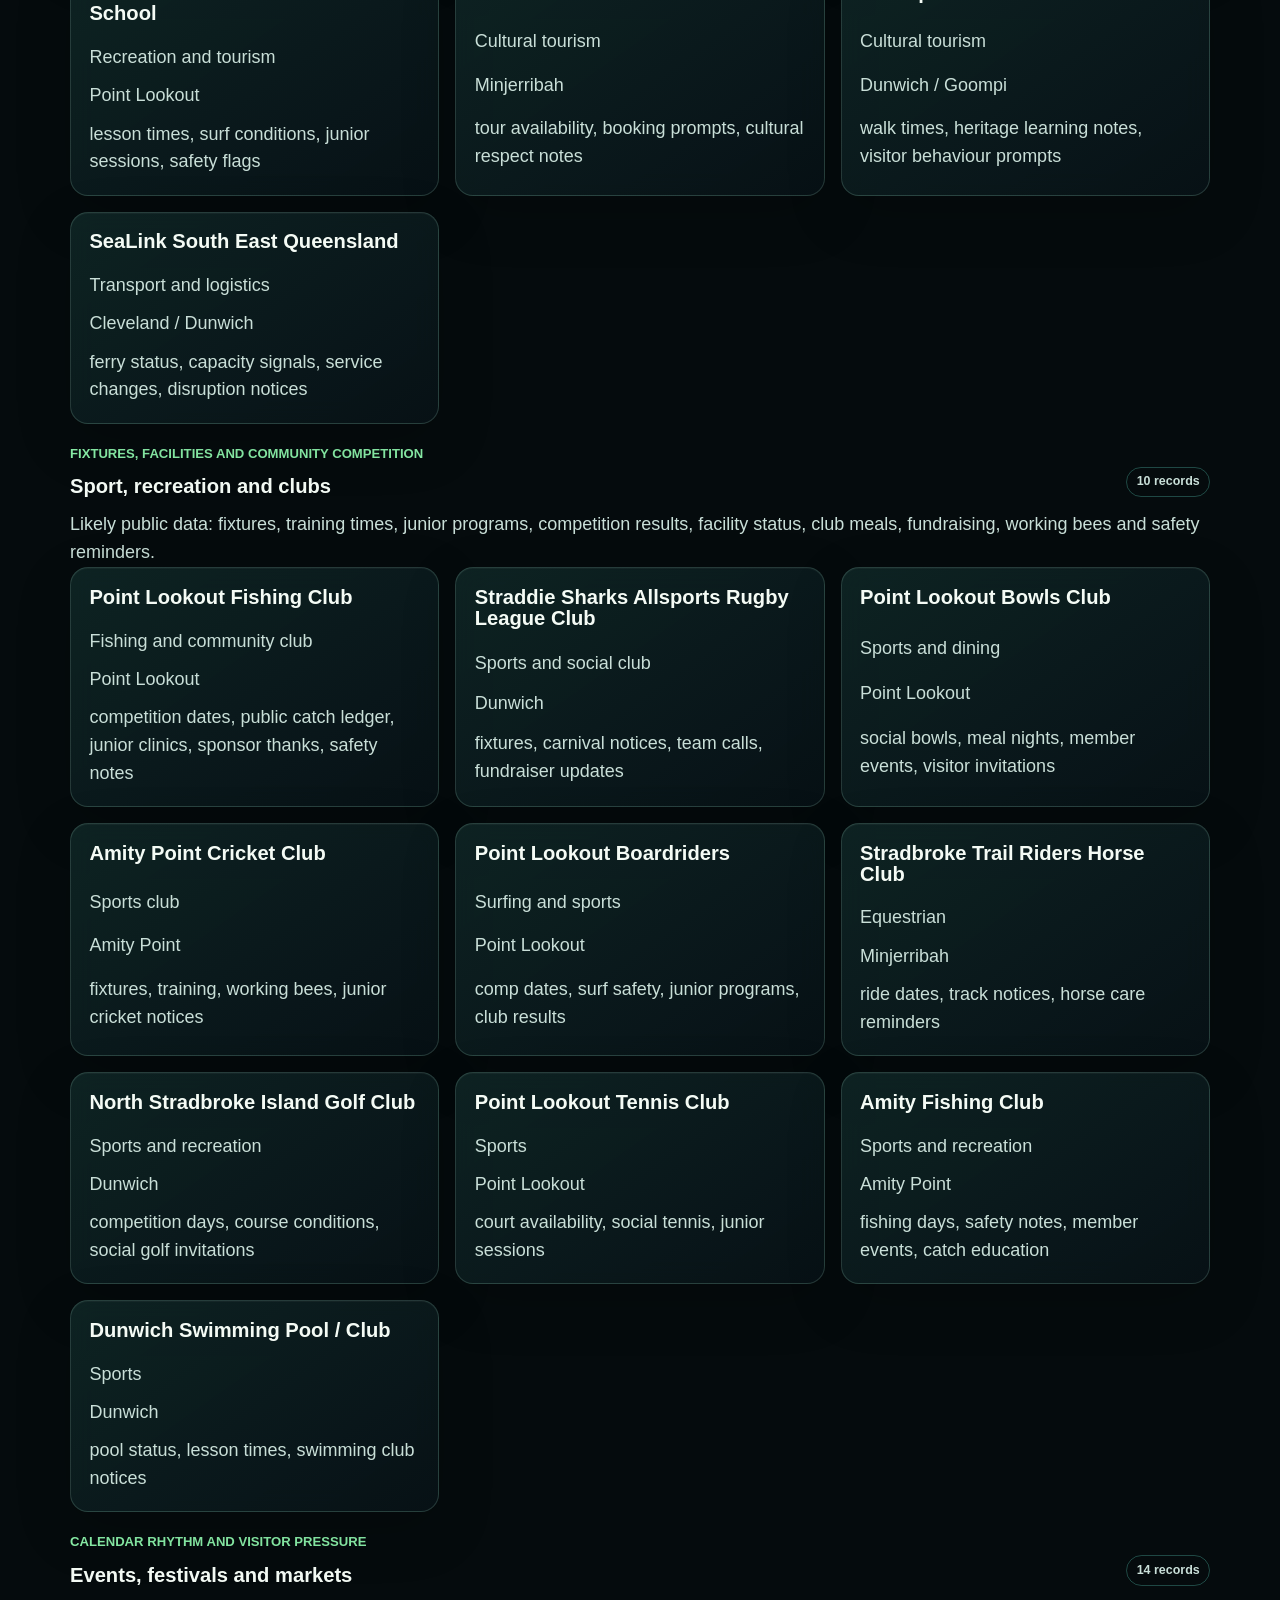
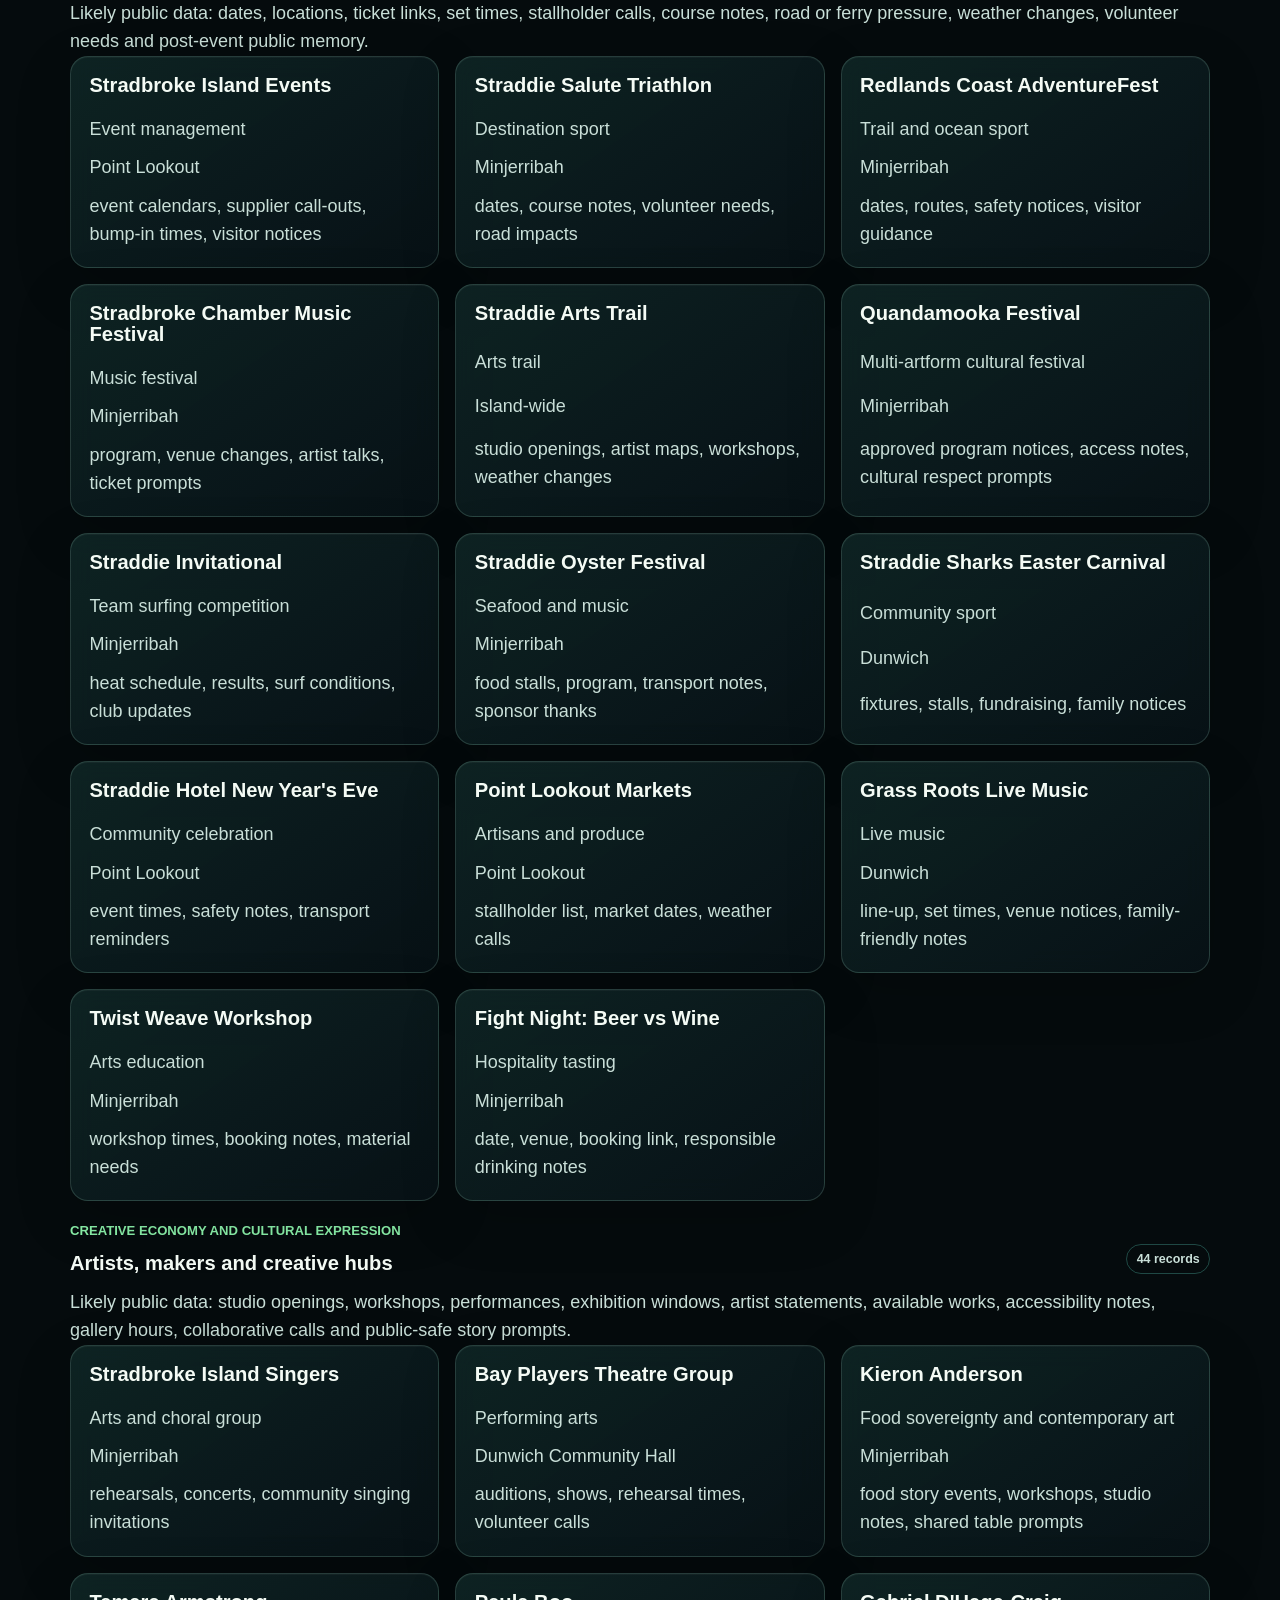
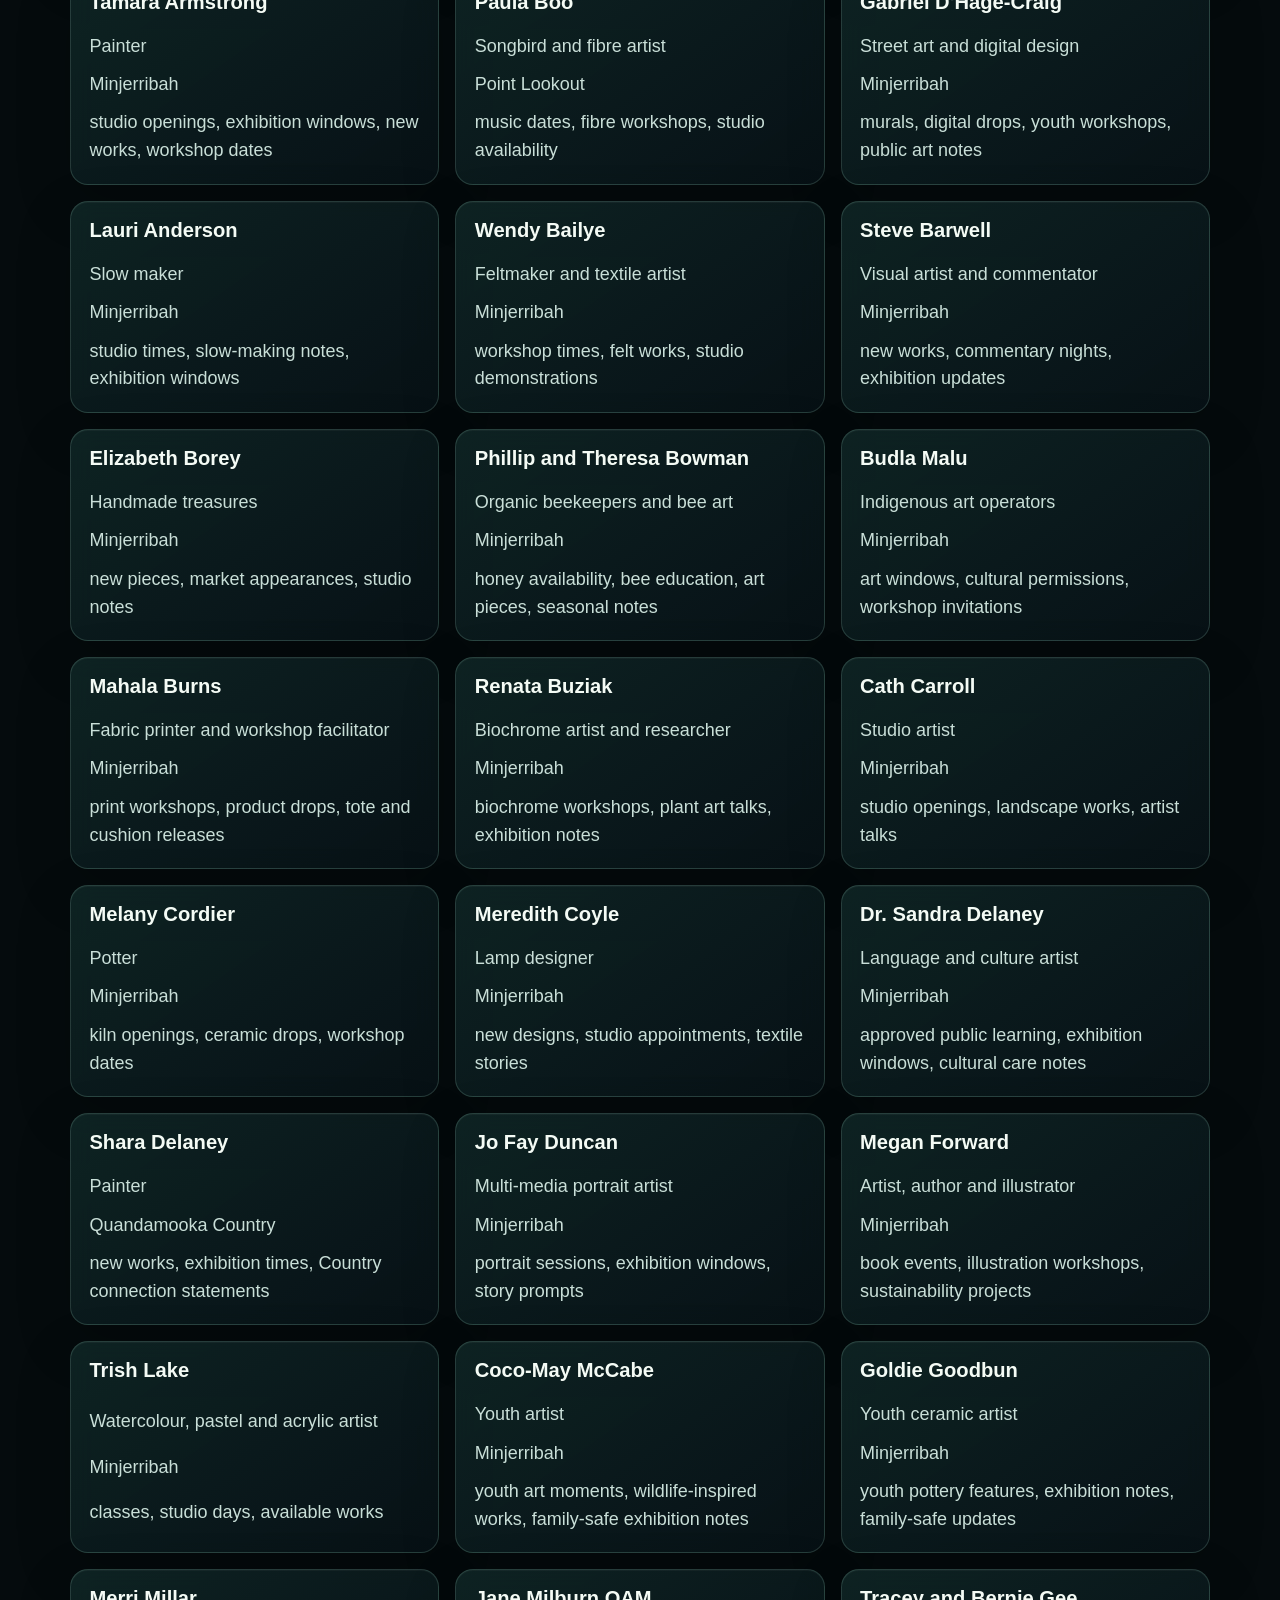
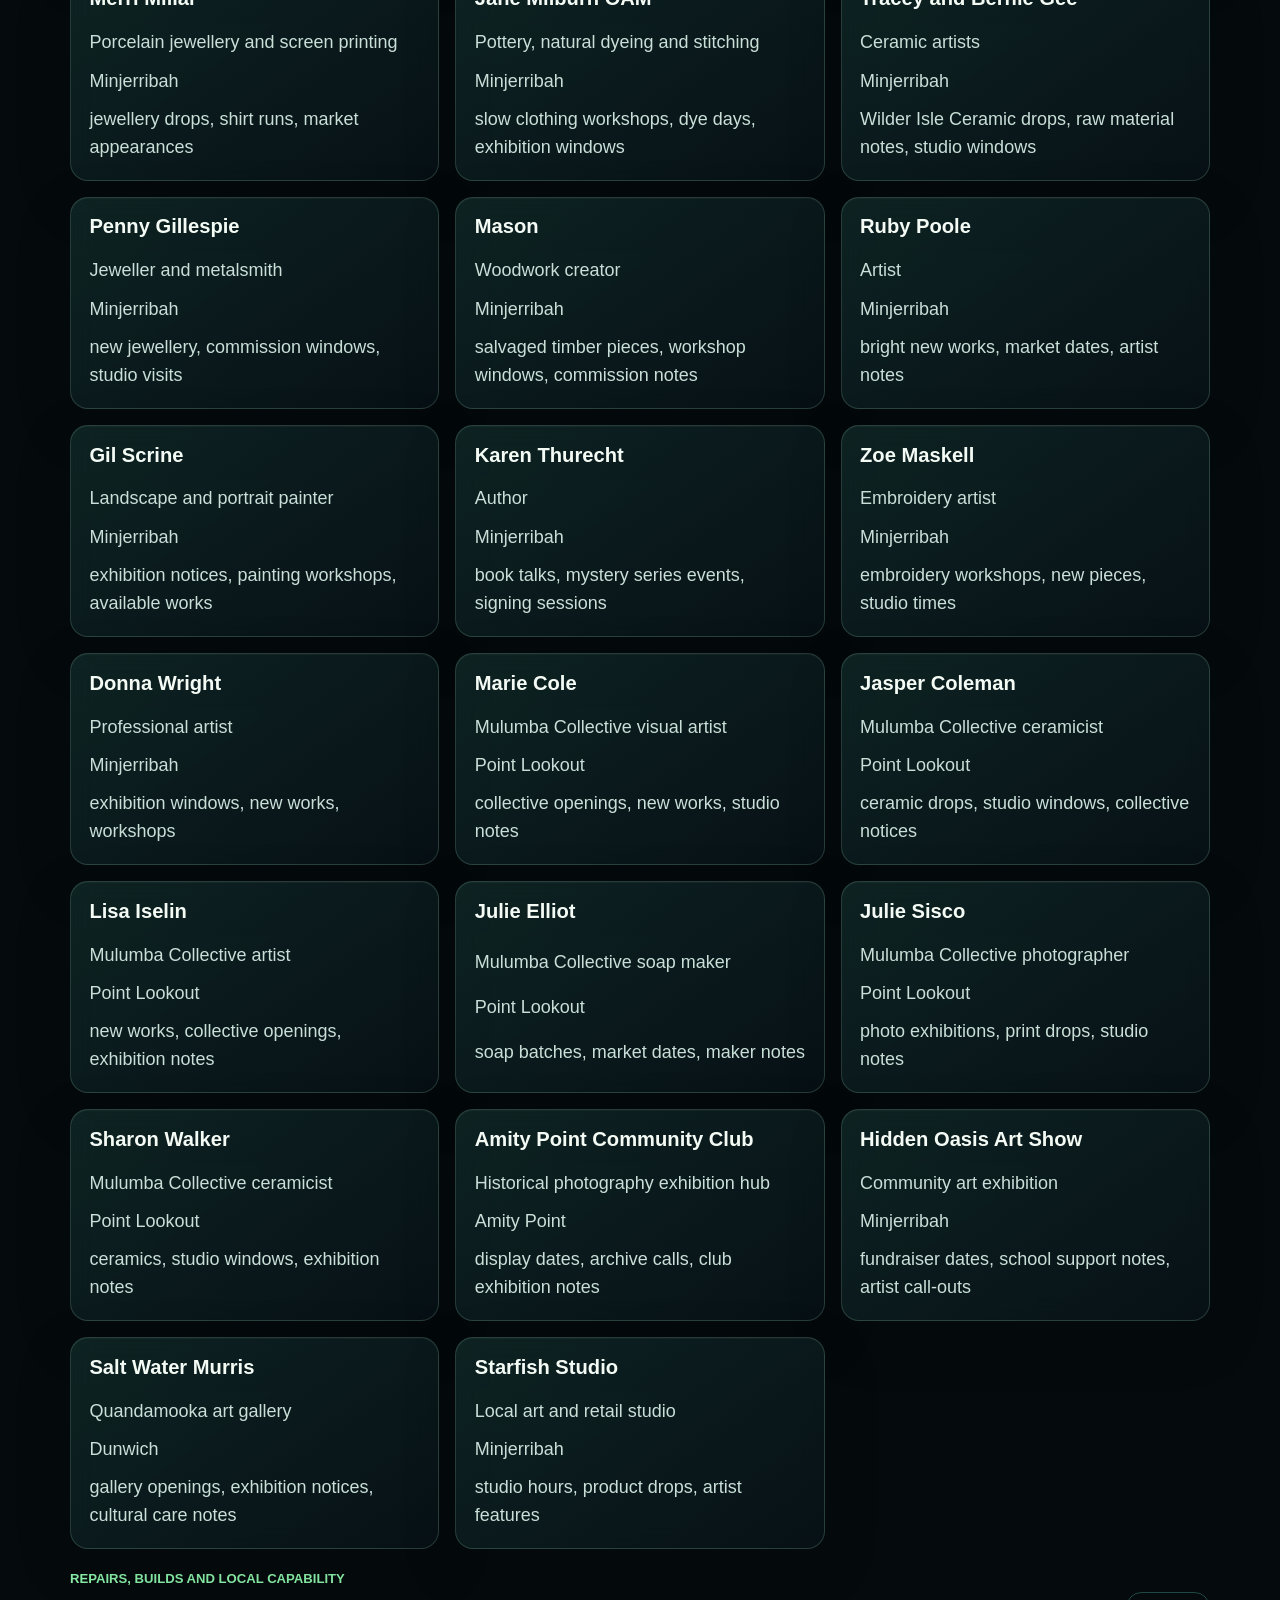
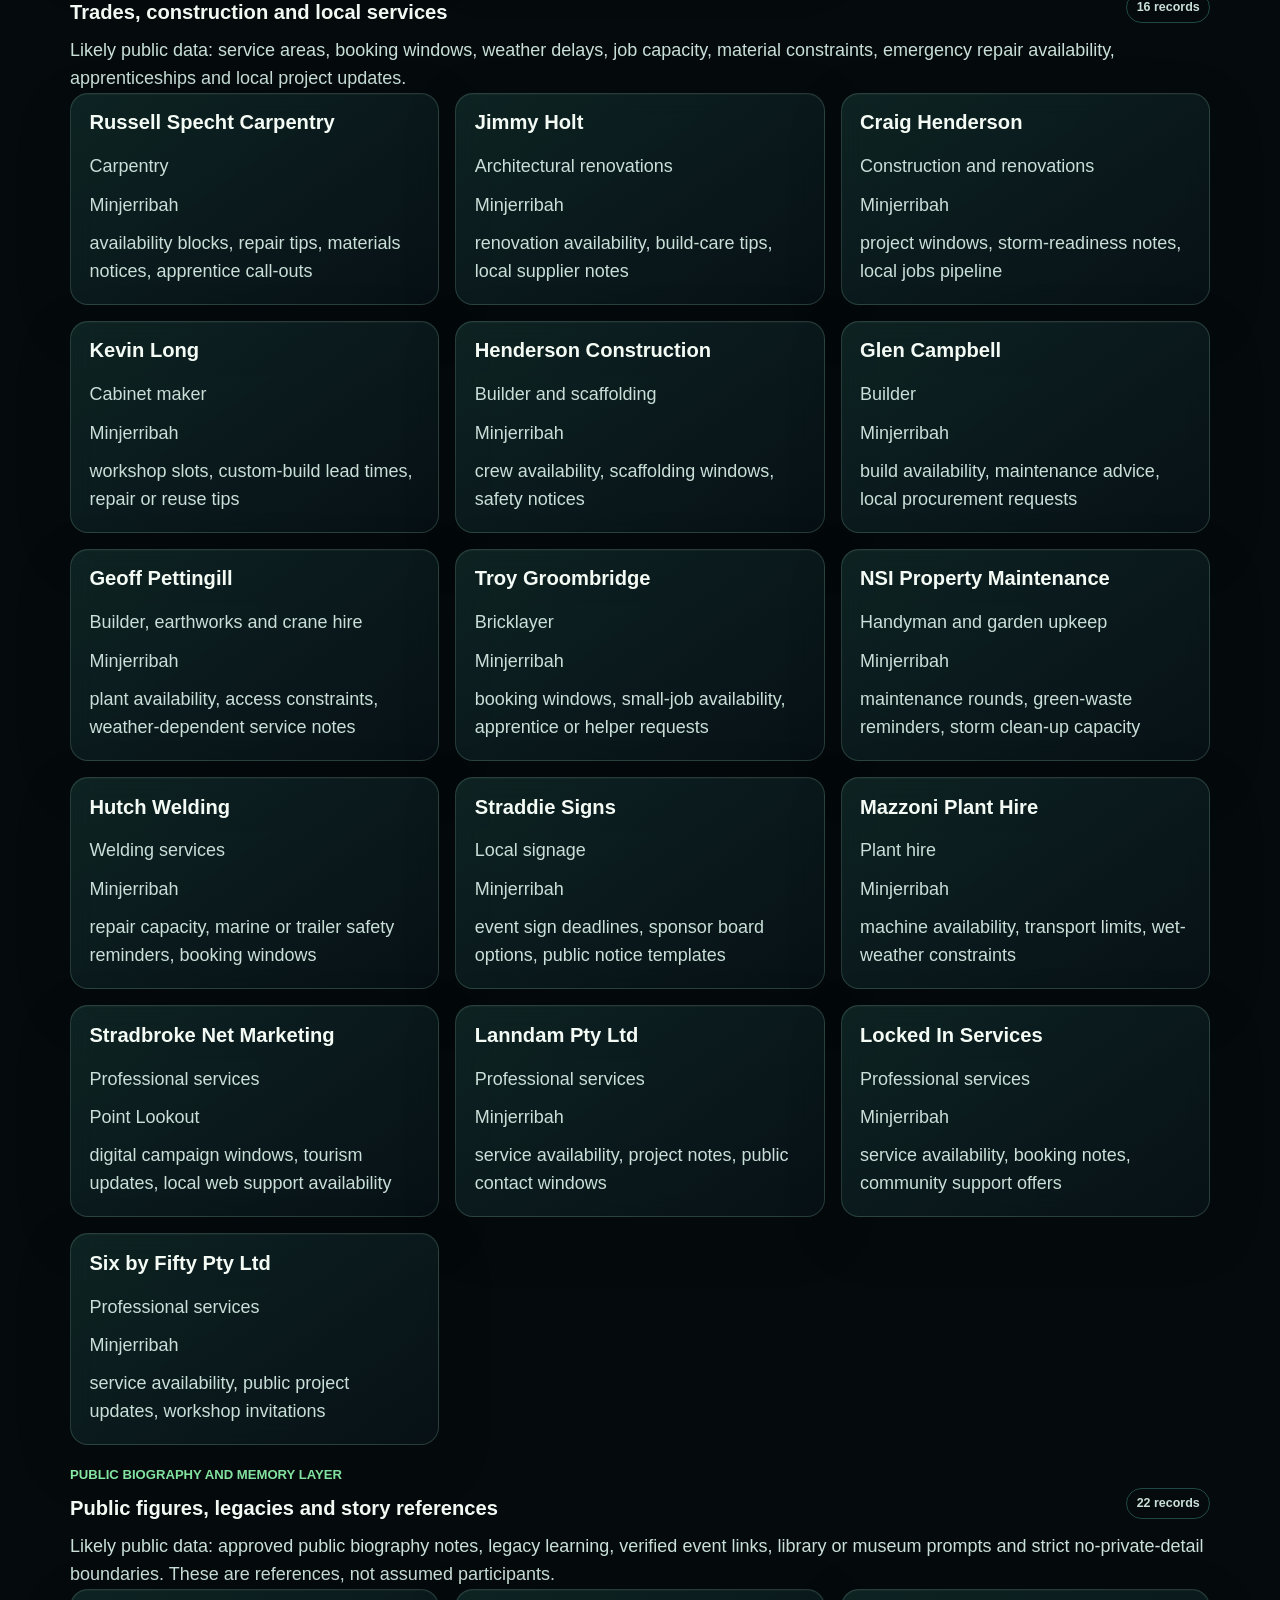
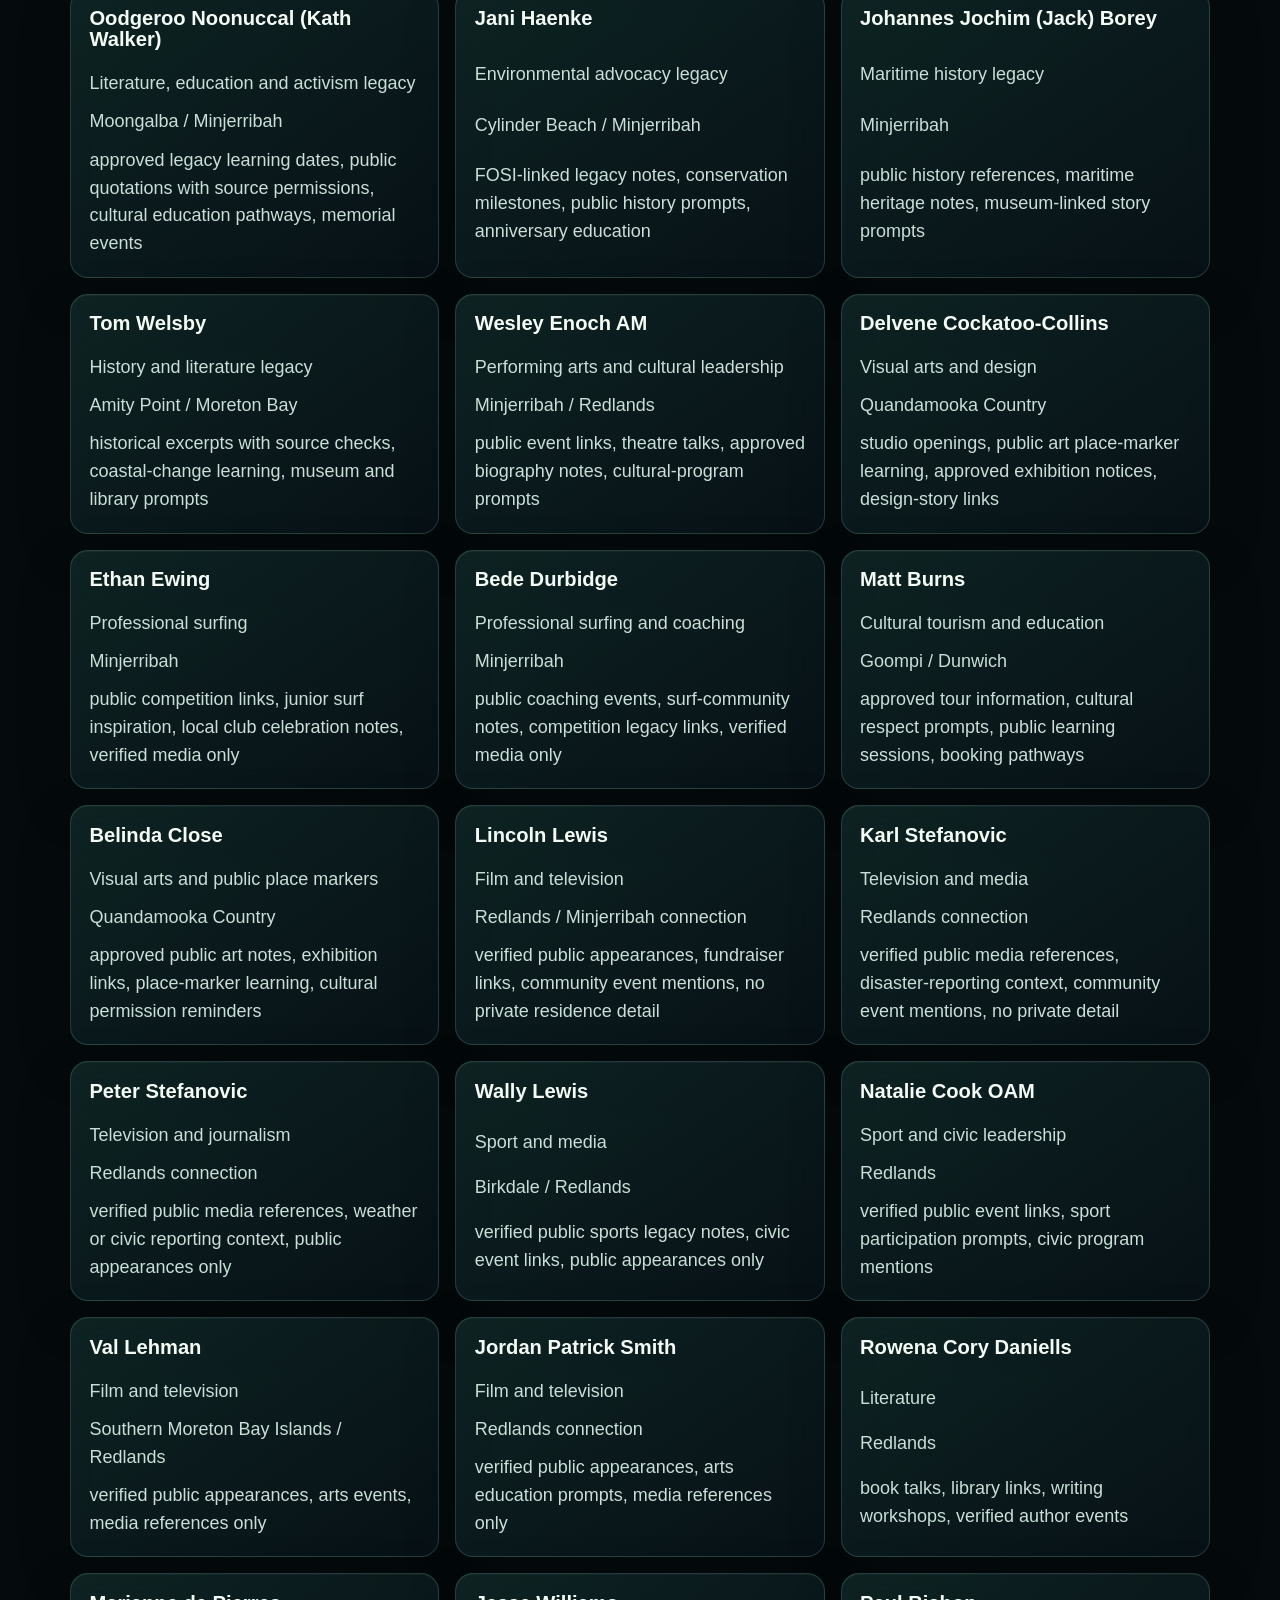
<file: ecosystem.html>
<!doctype html>
<html lang="en-AU">
  <head>
    <meta charset="utf-8">
    <meta name="viewport" content="width=device-width, initial-scale=1">
    <meta name="description" content="Directory of public event ecosystem categories across venues, suppliers, artists, transport, clubs and noticeboards.">
    <title>Ecosystem | Quandamooka Country Events Engine</title>
    <link rel="stylesheet" href="assets/styles.css?v=living-network-20260723b">
    <script defer src="assets/noticeboard-data.js?v=public-release-20260523"></script>
    <script defer src="assets/site-data.js?v=verified-map-20260723"></script>
    <script defer src="assets/app.js?v=living-network-20260723b"></script>
    <link rel="icon" href="assets/favicon.svg" type="image/svg+xml">
  <link rel="shortcut icon" href="assets/favicon.ico" type="image/x-icon">
</head>
  <body data-page="ecosystem">
    <a class="skip-link" href="#main">Skip to content</a>
    <header class="site-header" data-site-header></header>
    <main id="main" data-page-main></main>
    <footer class="site-footer" data-site-footer></footer>
    <button class="to-top" type="button" data-to-top aria-label="Back to top">Top</button>
  </body>
</html>
</file>
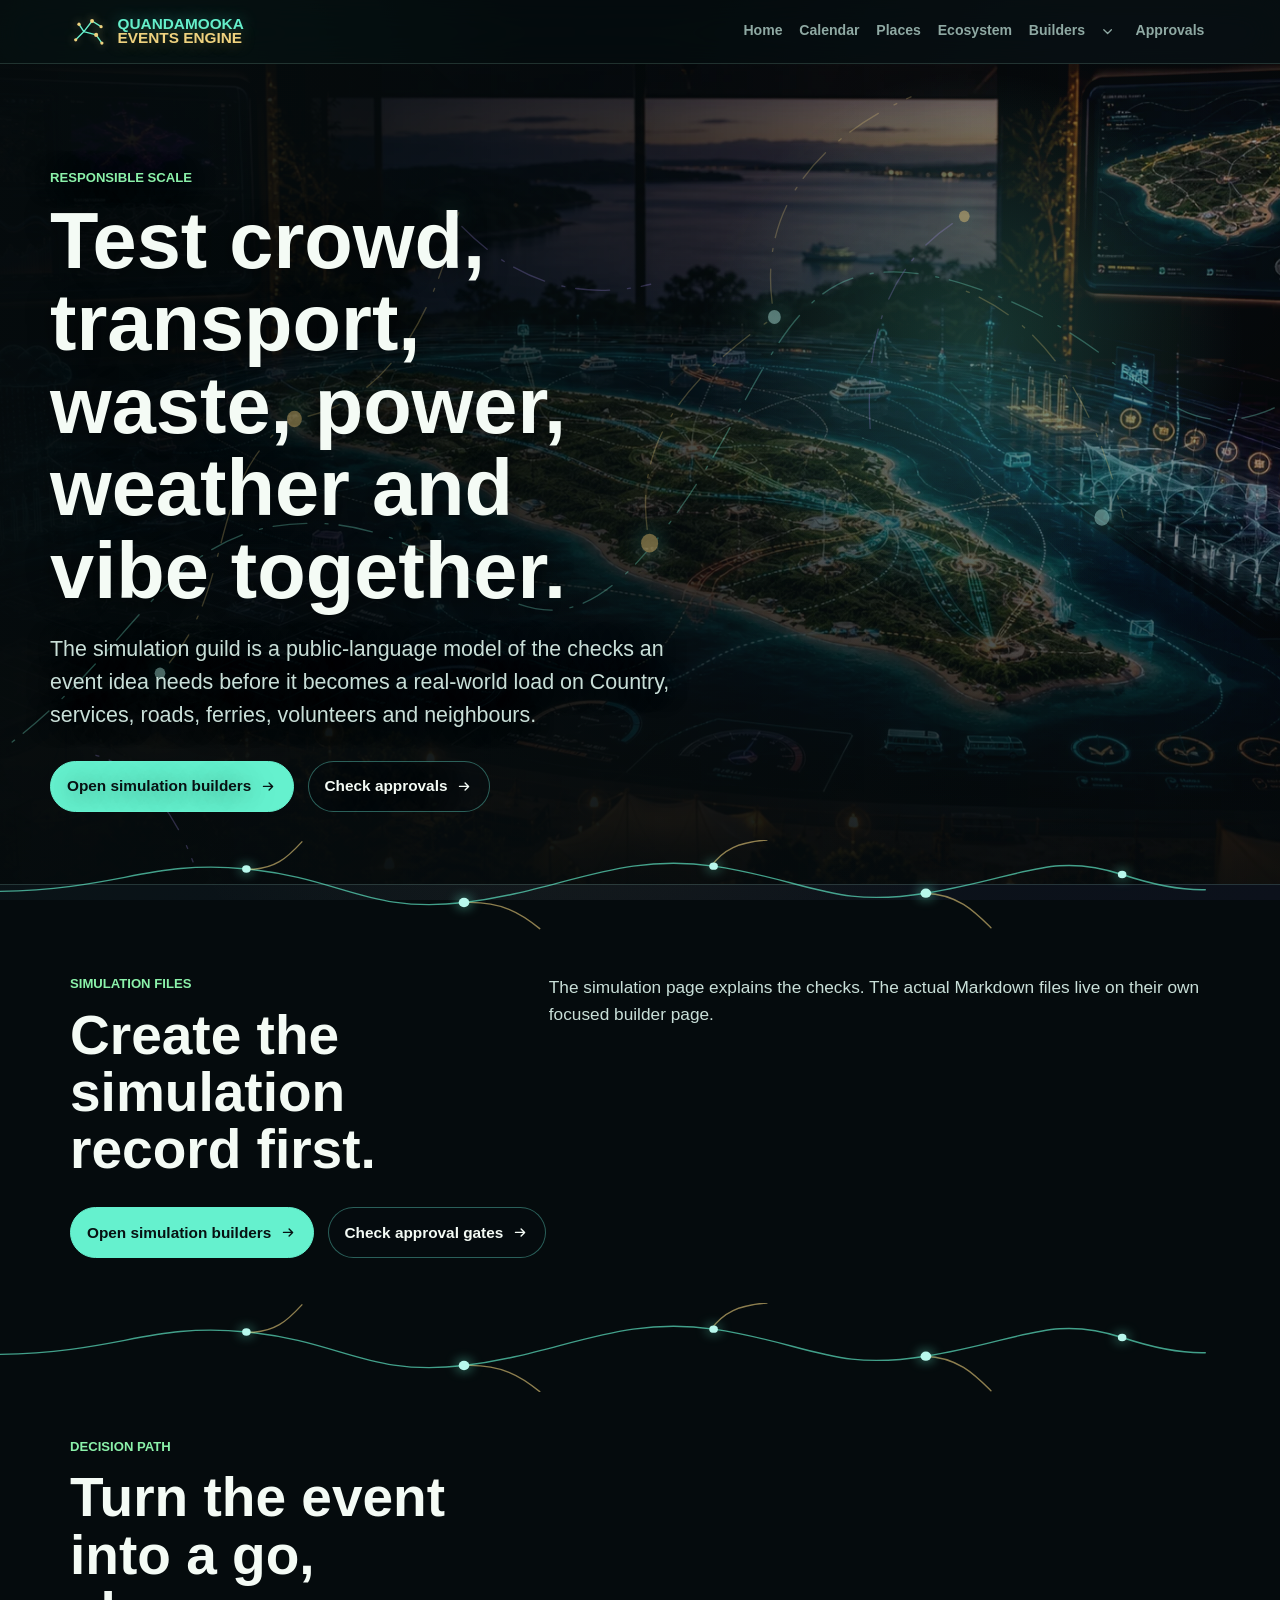
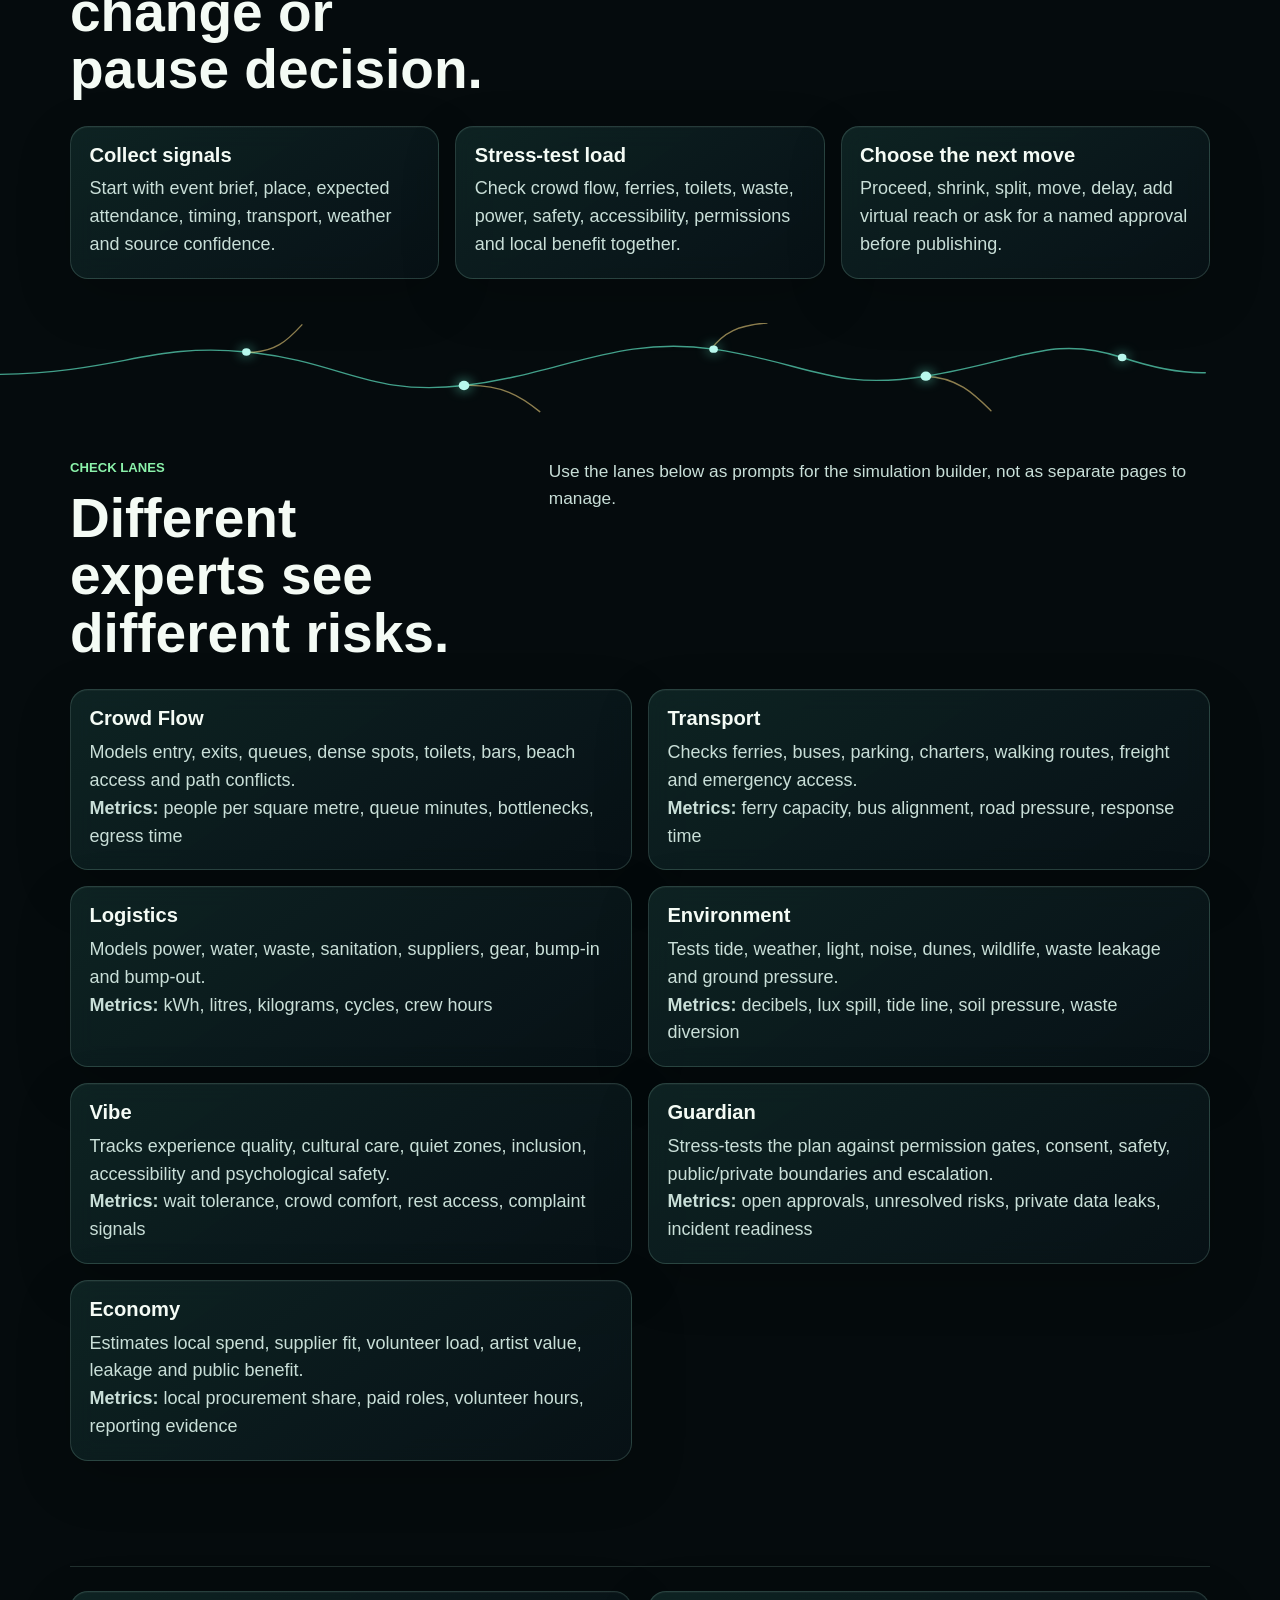
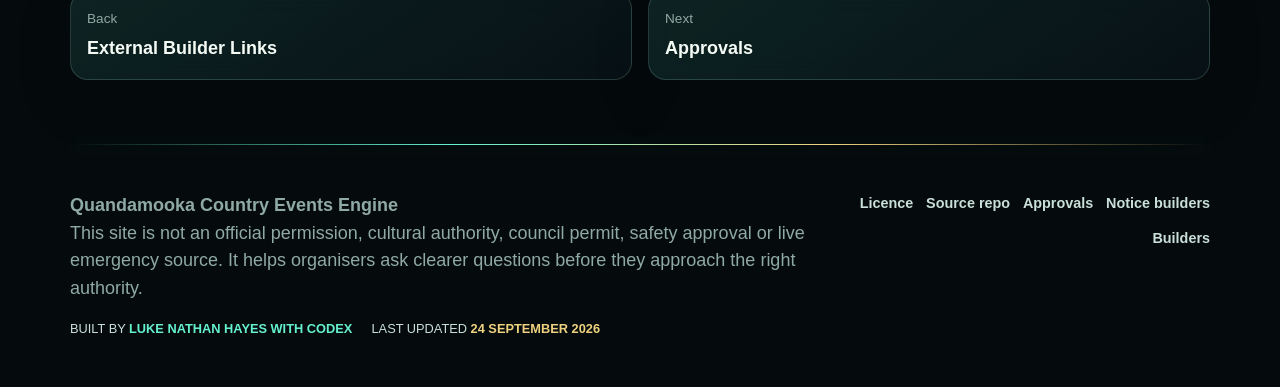
<file: simulation.html>
<!doctype html>
<html lang="en-AU">
  <head>
    <meta charset="utf-8">
    <meta name="viewport" content="width=device-width, initial-scale=1">
    <meta name="description" content="Simulation guild and responsible scale checks for event proposals.">
    <title>Simulation | Quandamooka Country Events Engine</title>
    <link rel="stylesheet" href="assets/styles.css?v=living-network-20260723b">
    <script defer src="assets/noticeboard-data.js?v=public-release-20260523"></script>
    <script defer src="assets/site-data.js?v=verified-map-20260723"></script>
    <script defer src="assets/app.js?v=living-network-20260723b"></script>
    <link rel="icon" href="assets/favicon.svg" type="image/svg+xml">
  <link rel="shortcut icon" href="assets/favicon.ico" type="image/x-icon">
</head>
  <body data-page="simulation">
    <a class="skip-link" href="#main">Skip to content</a>
    <header class="site-header" data-site-header></header>
    <main id="main" data-page-main></main>
    <footer class="site-footer" data-site-footer></footer>
    <button class="to-top" type="button" data-to-top aria-label="Back to top">Top</button>
  </body>
</html>
</file>
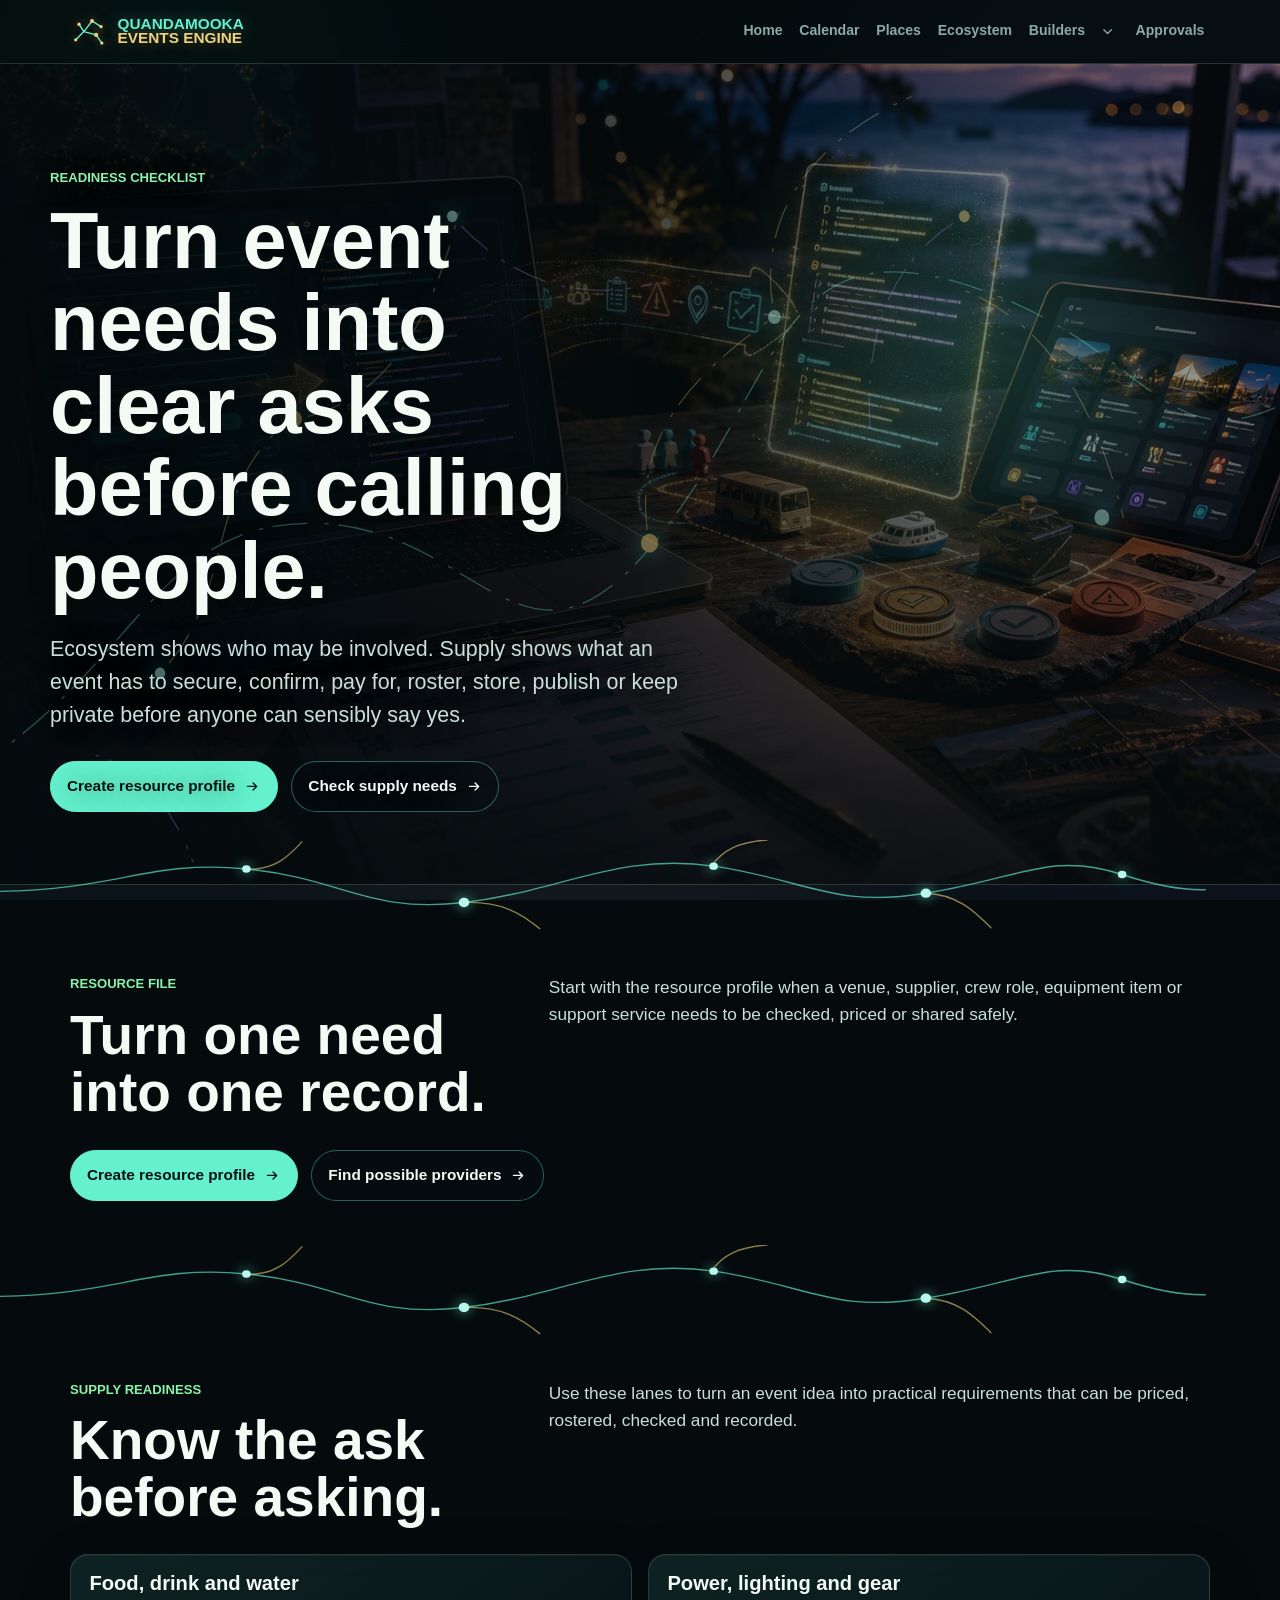
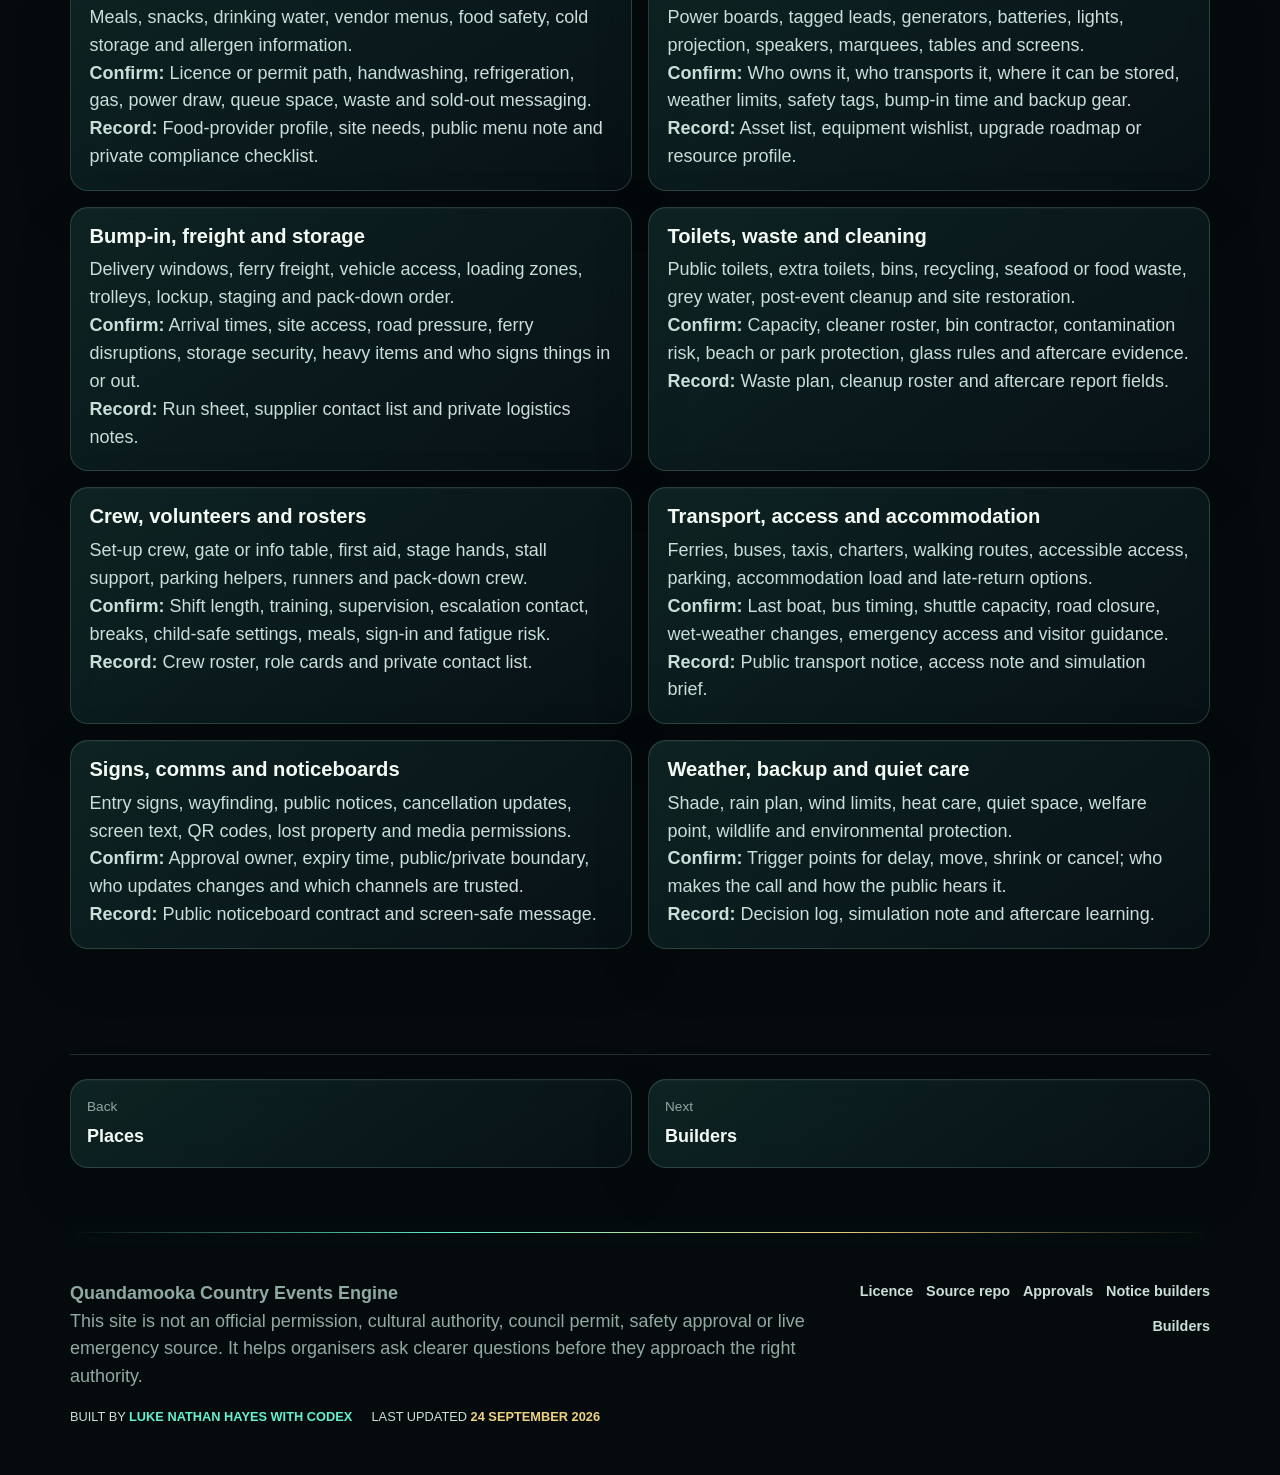
<file: supply.html>
<!doctype html>
<html lang="en-AU">
  <head>
    <meta charset="utf-8">
    <meta name="viewport" content="width=device-width, initial-scale=1">
    <meta name="description" content="Catering, artists, planners, transport, gear and local support lanes for event hosts.">
    <title>Supply | Quandamooka Country Events Engine</title>
    <link rel="stylesheet" href="assets/styles.css?v=living-network-20260723b">
    <script defer src="assets/noticeboard-data.js?v=public-release-20260523"></script>
    <script defer src="assets/site-data.js?v=verified-map-20260723"></script>
    <script defer src="assets/app.js?v=living-network-20260723b"></script>
    <link rel="icon" href="assets/favicon.svg" type="image/svg+xml">
  <link rel="shortcut icon" href="assets/favicon.ico" type="image/x-icon">
</head>
  <body data-page="supply">
    <a class="skip-link" href="#main">Skip to content</a>
    <header class="site-header" data-site-header></header>
    <main id="main" data-page-main></main>
    <footer class="site-footer" data-site-footer></footer>
    <button class="to-top" type="button" data-to-top aria-label="Back to top">Top</button>
  </body>
</html>
</file>
<file: assets/styles.css>
:root {
  --ink: #070d12;
  --ink-2: #0e1720;
  --panel: rgba(16, 26, 34, 0.9);
  --panel-strong: #14242c;
  --text: #f8fbf6;
  --soft: #cbe0da;
  --muted: #93aaa7;
  --line: rgba(203, 224, 218, 0.18);
  --aqua: #67ead4;
  --gold: #f3c75f;
  --coral: #ff876f;
  --violet: #a88cff;
  --green: #8df0a2;
  --shadow: 0 22px 70px rgba(0, 0, 0, 0.34);
  --heading: "Nunito Sans", "Avenir Next", Arial, sans-serif;
  --body: "Atkinson Hyperlegible", "Segoe UI", Arial, sans-serif;
  --max: 1180px;
}

* {
  box-sizing: border-box;
}

[hidden] {
  display: none !important;
}

html {
  background: var(--ink);
  scroll-behavior: smooth;
}

body {
  background:
    linear-gradient(90deg, rgba(103, 234, 212, 0.06) 1px, transparent 1px),
    linear-gradient(0deg, rgba(243, 199, 95, 0.04) 1px, transparent 1px),
    linear-gradient(145deg, rgba(103, 234, 212, 0.08), transparent 34rem),
    linear-gradient(215deg, rgba(168, 140, 255, 0.09), transparent 38rem),
    linear-gradient(145deg, #070d12, #0e1720 52%, #101522);
  background-size: 92px 92px, 92px 92px, auto, auto, auto;
  color: var(--text);
  font-family: var(--body);
  font-size: 18px;
  line-height: 1.55;
  margin: 0;
  min-height: 100vh;
  overflow-x: hidden;
}

body.nav-open {
  overflow: hidden;
}

a {
  color: inherit;
}

img {
  display: block;
  height: auto;
  max-width: 100%;
}

button,
input,
select,
textarea {
  font: inherit;
}

.skip-link {
  background: var(--gold);
  color: #071112;
  left: 1rem;
  padding: 0.65rem 0.85rem;
  position: absolute;
  top: -4rem;
  z-index: 40;
}

.skip-link:focus {
  top: 1rem;
}

.site-header {
  background: rgba(7, 13, 18, 0.92);
  border-bottom: 1px solid var(--line);
  position: sticky;
  top: 0;
  z-index: 25;
}

.nav {
  align-items: center;
  display: flex;
  gap: 1.2rem;
  justify-content: space-between;
  margin: 0 auto;
  max-width: var(--max);
  padding: 0.78rem 1.25rem;
}

.brand-mark {
  display: grid;
  font-family: var(--heading);
  font-size: 0.96rem;
  font-weight: 900;
  letter-spacing: 0;
  line-height: 0.92;
  text-decoration: none;
  text-transform: uppercase;
}

.brand-mark span:first-child {
  color: var(--aqua);
  text-shadow: 0 0 16px rgba(103, 234, 212, 0.44);
}

.brand-mark span:last-child {
  color: var(--gold);
  text-shadow: 0 0 16px rgba(243, 199, 95, 0.34);
}

.nav-links {
  align-items: center;
  display: flex;
  gap: 0.35rem;
}

.nav-item {
  position: relative;
}

.nav-links a,
.nav-menu-button {
  color: var(--muted);
  font-family: var(--heading);
  font-size: 0.88rem;
  font-weight: 850;
  text-decoration: none;
  white-space: nowrap;
}

.nav-links a:hover,
.nav-links a:focus,
.nav-links a[aria-current="page"],
.nav-item.is-current .nav-parent-link,
.nav-item.is-current .nav-menu-button,
.nav-menu-button:hover,
.nav-menu-button:focus {
  color: var(--aqua);
}

.nav-main-link,
.nav-parent-link,
.nav-menu-button {
  border-radius: 8px;
  display: inline-flex;
  padding: 0.45rem 0.35rem;
}

.nav-parent {
  align-items: center;
  display: inline-flex;
}

.nav-menu-button {
  align-items: center;
  background: transparent;
  border: 0;
  cursor: pointer;
  gap: 0.38rem;
  justify-content: center;
  min-height: 2.1rem;
  min-width: 2.1rem;
}

.nav-menu-button svg {
  height: 0.95rem;
  transition: transform 160ms ease;
  width: 0.95rem;
}

.nav-item.is-open .nav-menu-button svg,
.has-dropdown:hover .nav-menu-button svg,
.has-dropdown:focus-within .nav-menu-button svg {
  transform: rotate(180deg);
}

.nav-dropdown {
  background: rgba(7, 13, 18, 0.98);
  border: 1px solid var(--line);
  border-radius: 8px;
  box-shadow: var(--shadow);
  display: none;
  gap: 0.15rem;
  min-width: 14rem;
  padding: 0.65rem;
  position: absolute;
  right: 0;
  top: 100%;
  z-index: 35;
}

.has-dropdown:hover .nav-dropdown,
.has-dropdown:focus-within .nav-dropdown,
.has-dropdown.is-open .nav-dropdown {
  display: grid;
}

.nav-dropdown a {
  border-radius: 8px;
  color: var(--soft);
  display: block;
  padding: 0.58rem 0.65rem;
  white-space: normal;
}

.nav-dropdown a:hover,
.nav-dropdown a:focus {
  background: rgba(103, 234, 212, 0.11);
}

.nav-toggle {
  align-items: center;
  background: transparent;
  border: 1px solid rgba(103, 234, 212, 0.5);
  border-radius: 8px;
  color: var(--text);
  cursor: pointer;
  display: none;
  flex-direction: column;
  gap: 0.28rem;
  justify-content: center;
  min-height: 2.65rem;
  min-width: 2.9rem;
  padding: 0 0.75rem;
}

.nav-toggle span {
  background: var(--aqua);
  display: block;
  height: 2px;
  width: 1.1rem;
}

.site-shell,
.site-footer {
  margin: 0 auto;
  max-width: var(--max);
  padding-left: 1.25rem;
  padding-right: 1.25rem;
}

.hero {
  align-items: end;
  border-bottom: 1px solid var(--line);
  display: grid;
  min-height: clamp(32rem, 72vh, 44rem);
  overflow: hidden;
  padding: 6.5rem 1.25rem 4.5rem;
  position: relative;
}

.hero::after {
  background:
    linear-gradient(90deg, rgba(7, 13, 18, 0.94), rgba(7, 13, 18, 0.62) 42%, rgba(7, 13, 18, 0.12)),
    linear-gradient(0deg, rgba(7, 13, 18, 0.72), transparent 42%);
  content: "";
  inset: 0;
  pointer-events: none;
  position: absolute;
  z-index: 1;
}

.hero-copy {
  margin: 0 auto;
  max-width: var(--max);
  position: relative;
  text-shadow: 0 2px 24px rgba(0, 0, 0, 0.54);
  width: min(var(--max), 100%);
  z-index: 2;
}

.eyebrow {
  color: var(--green);
  font-family: var(--heading);
  font-size: 0.82rem;
  font-weight: 900;
  letter-spacing: 0;
  margin: 0 0 0.75rem;
  text-transform: uppercase;
}

h1,
h2,
h3 {
  font-family: var(--heading);
  letter-spacing: 0;
  line-height: 1.04;
  margin: 0;
  overflow-wrap: anywhere;
}

h1 {
  font-size: clamp(2.65rem, 6.2vw, 5.55rem);
  max-width: 12ch;
}

h2 {
  font-size: clamp(1.95rem, 4.3vw, 3.7rem);
  max-width: 14ch;
}

h3 {
  font-size: 1.26rem;
}

p {
  margin: 0;
  overflow-wrap: anywhere;
}

.hero-lede {
  color: var(--soft);
  font-size: clamp(1.08rem, 2vw, 1.34rem);
  margin-top: 1.25rem;
  max-width: 40rem;
}

.hero-actions,
.button-row {
  display: flex;
  flex-wrap: wrap;
  gap: 0.85rem;
  margin-top: 1.8rem;
}

.button {
  align-items: center;
  border-radius: 8px;
  cursor: pointer;
  display: inline-flex;
  font-family: var(--heading);
  font-size: 0.96rem;
  font-weight: 900;
  gap: 0.55rem;
  justify-content: center;
  min-height: 3rem;
  min-width: 10rem;
  padding: 0.78rem 1rem;
  text-decoration: none;
}

.button svg {
  flex: 0 0 auto;
  height: 1.05rem;
  width: 1.05rem;
}

.button.primary {
  background: var(--aqua);
  border: 1px solid var(--aqua);
  color: #071112;
}

.button.secondary {
  background: rgba(7, 13, 18, 0.48);
  border: 1px solid rgba(103, 234, 212, 0.38);
  color: var(--text);
}

.button.ghost {
  background: transparent;
  border: 1px solid rgba(243, 199, 95, 0.36);
  color: var(--gold);
  min-width: 0;
}

.hero-media {
  inset: 0;
  margin: 0;
  position: absolute;
  z-index: 0;
}

.hero-media img {
  height: 100%;
  object-fit: cover;
  opacity: 0.72;
  width: 100%;
}

.section {
  padding-bottom: clamp(3.25rem, 7vw, 5.6rem);
  padding-top: clamp(3.25rem, 7vw, 5.6rem);
  scroll-margin-top: 5.2rem;
}

.section + .section {
  border-top: 1px solid var(--line);
}

.section-heading {
  display: grid;
  gap: 1rem;
  grid-template-columns: minmax(0, 0.7fr) minmax(280px, 1fr);
  margin-bottom: 1.7rem;
}

.section-heading > p:last-child {
  color: var(--soft);
  font-size: 1.08rem;
  max-width: 46rem;
}

.grid {
  display: grid;
  gap: 1rem;
}

.grid.two {
  grid-template-columns: repeat(2, minmax(0, 1fr));
}

.grid.three {
  grid-template-columns: repeat(3, minmax(0, 1fr));
}

.grid.four {
  grid-template-columns: repeat(4, minmax(0, 1fr));
}

.builder-set-grid {
  align-items: stretch;
  grid-template-columns: repeat(3, minmax(0, 1fr));
}

.builder-gateway-section .section-heading {
  grid-template-columns: minmax(0, 0.9fr) minmax(280px, 0.8fr);
}

.builder-gateway-section .section-heading > p:last-child {
  align-self: end;
  max-width: 34rem;
}

.builder-set-card {
  align-content: start;
  gap: 0.85rem;
}

.builder-set-card .tag {
  justify-self: start;
}

.panel,
.tile,
.event-card,
.entity-card,
.builder-shell,
.form-panel {
  background: var(--panel);
  border: 1px solid var(--line);
  border-radius: 8px;
  box-shadow: 0 18px 48px rgba(0, 0, 0, 0.18);
}

.panel,
.tile,
.event-card,
.entity-card {
  padding: 1.15rem;
}

.tile h3,
.event-card h3,
.entity-card h3,
.panel h3 {
  color: var(--text);
  margin-bottom: 0.6rem;
}

.tile p,
.event-card p,
.entity-card p,
.panel p,
.meta {
  color: var(--soft);
}

.tag-row,
.filter-row {
  display: flex;
  flex-wrap: wrap;
  gap: 0.45rem;
}

.tag,
.status-pill {
  border: 1px solid rgba(103, 234, 212, 0.28);
  border-radius: 999px;
  color: var(--soft);
  display: inline-flex;
  font-family: var(--heading);
  font-size: 0.78rem;
  font-weight: 850;
  padding: 0.28rem 0.58rem;
}

.status-pill.upcoming {
  border-color: rgba(103, 234, 212, 0.56);
  color: var(--aqua);
}

.status-pill.confirmed {
  border-color: rgba(141, 240, 162, 0.58);
  color: var(--green);
}

.status-pill.past {
  border-color: rgba(243, 199, 95, 0.5);
  color: var(--gold);
}

.status-pill.needs-check,
.status-pill.tbc {
  border-color: rgba(255, 135, 111, 0.54);
  color: var(--coral);
}

.status-pill.recurring {
  border-color: rgba(168, 140, 255, 0.56);
  color: var(--violet);
}

.status-pill.historical {
  border-color: rgba(203, 224, 218, 0.35);
  color: var(--soft);
}

.calendar-summary {
  display: grid;
  gap: 0.8rem;
  grid-template-columns: repeat(4, minmax(0, 1fr));
  margin-bottom: 1.15rem;
}

.calendar-summary article {
  background: rgba(7, 13, 18, 0.7);
  border: 1px solid var(--line);
  border-radius: 8px;
  padding: 1rem;
}

.calendar-summary strong {
  color: var(--aqua);
  display: block;
  font-family: var(--heading);
  font-size: clamp(1.8rem, 4vw, 2.8rem);
  line-height: 1;
}

.calendar-summary span {
  color: var(--soft);
  display: block;
  font-size: 0.92rem;
  margin-top: 0.35rem;
}

.event-card {
  display: grid;
  gap: 0.75rem;
}

.event-card-top {
  align-items: center;
  display: flex;
  flex-wrap: wrap;
  gap: 0.55rem;
  justify-content: space-between;
}

.source-status {
  color: var(--muted);
  font-size: 0.82rem;
}

.event-concise {
  font-size: 1.03rem;
}

.event-facts {
  display: grid;
  gap: 0.45rem;
  margin: 0;
}

.event-facts div {
  display: grid;
  gap: 0.35rem;
  grid-template-columns: 5rem minmax(0, 1fr);
}

.event-facts dt {
  color: var(--muted);
  font-family: var(--heading);
  font-size: 0.78rem;
  font-weight: 900;
  text-transform: uppercase;
}

.event-facts dd {
  color: var(--soft);
  margin: 0;
}

.event-detail {
  border-top: 1px solid var(--line);
  padding-top: 0.75rem;
}

.event-detail summary {
  color: var(--aqua);
  cursor: pointer;
  font-family: var(--heading);
  font-weight: 900;
}

.detail-grid {
  display: grid;
  gap: 0.8rem;
  grid-template-columns: repeat(2, minmax(0, 1fr));
  margin-top: 0.85rem;
}

.detail-grid strong {
  color: var(--gold);
  display: block;
  font-family: var(--heading);
  font-size: 0.84rem;
  margin-bottom: 0.25rem;
  text-transform: uppercase;
}

.event-meta {
  color: var(--muted);
  display: flex;
  flex-wrap: wrap;
  gap: 0.45rem 0.8rem;
  font-size: 0.92rem;
}

.link-card {
  color: inherit;
  display: grid;
  gap: 0.6rem;
  min-height: 100%;
  text-decoration: none;
}

.link-card:hover,
.link-card:focus {
  border-color: rgba(103, 234, 212, 0.55);
}

.place-map-shell {
  display: grid;
  gap: 1rem;
  grid-template-columns: minmax(0, 1.45fr) minmax(260px, 0.55fr);
  margin-bottom: 1rem;
}

.real-place-map {
  background: #0a1518;
  border: 1px solid var(--line);
  border-radius: 8px;
  height: clamp(30rem, 72vh, 48rem);
  min-height: 30rem;
  position: relative;
  overflow: hidden;
}

.real-place-map .leaflet-control-attribution {
  font-size: 0.68rem;
}

.real-place-map .leaflet-popup-content-wrapper,
.real-place-map .leaflet-popup-tip {
  background: #071112;
  color: var(--soft);
}

.real-place-map .leaflet-popup-content strong {
  color: var(--text);
}

.map-symbol-icon {
  background: transparent;
  border: 0;
}

.map-symbol-pin {
  align-items: center;
  background: #fff;
  border: 1.5px solid #172126;
  border-radius: 50% 50% 50% 12%;
  box-shadow: 0 2px 7px rgba(0, 0, 0, 0.62);
  display: flex;
  font-family: "Apple Color Emoji", "Segoe UI Emoji", sans-serif;
  font-size: 20px;
  height: 36px;
  justify-content: center;
  line-height: 1;
  position: relative;
  transform: rotate(-45deg);
  transition: filter 120ms ease, transform 120ms ease;
  width: 36px;
}

.map-symbol-pin.is-shared { box-shadow: 0 3px 9px rgba(0, 0, 0, 0.78); }
.map-symbol-pin.is-active {
  background: #fff8cc;
  border-color: #172126;
  box-shadow: 0 3px 10px rgba(0, 0, 0, 0.7);
  height: 40px;
  width: 40px;
}
.map-symbol-glyph {
  display: block;
  transform: rotate(45deg);
}

.map-action-controls {
  display: flex;
  flex-wrap: wrap;
  gap: 0.45rem;
  left: max(0.65rem, env(safe-area-inset-left));
  position: absolute;
  right: max(0.65rem, env(safe-area-inset-right));
  top: max(0.65rem, env(safe-area-inset-top));
  z-index: 700;
}

.map-action-controls button {
  background: rgba(7, 17, 18, 0.9);
  border: 1px solid rgba(255,255,255,0.45);
  border-radius: 999px;
  color: #fff;
  cursor: pointer;
  min-height: 2.75rem;
  padding: 0.55rem 0.8rem;
}

.map-symbol-key {
  display: grid;
  gap: 0.35rem 0.8rem;
  grid-template-columns: repeat(2, minmax(0, 1fr));
  margin: 0.55rem 0;
}

.map-symbol-key span { white-space: nowrap; }

.map-source-panel,
.map-location-status {
  background: rgba(7, 17, 18, 0.94);
  border-radius: 8px;
  color: #eef8f5;
  flex-basis: 100%;
  font-size: 0.78rem;
  margin: 0;
  max-width: 34rem;
  padding: 0.65rem 0.75rem;
}

.map-location-status:empty { display: none; }

.real-place-map.is-dropping-field-pin { cursor: crosshair; }

.field-pin-dialog {
  background: transparent;
  border: 0;
  color: var(--text);
  margin: auto;
  max-height: calc(100dvh - 1rem);
  max-width: 38rem;
  padding: 0;
  width: calc(100% - 1rem);
}

.field-pin-dialog::backdrop { background: rgba(2, 8, 12, 0.76); }

.field-pin-sheet {
  background: #091518;
  border: 1px solid rgba(103, 234, 212, 0.35);
  border-radius: 16px;
  display: grid;
  gap: 0.85rem;
  max-height: calc(100dvh - 1rem);
  overflow-y: auto;
  padding: 1rem;
}

.field-pin-heading,
.field-pin-actions {
  align-items: center;
  display: flex;
  gap: 0.65rem;
  justify-content: space-between;
}

.field-pin-heading h3 { margin: 0; }
.field-pin-close { background: transparent; border: 0; color: var(--text); font-size: 2rem; }
.field-pin-privacy { color: var(--muted); font-size: 0.86rem; margin: 0; }
.field-pin-position { background: rgba(103, 234, 212, 0.08); border-radius: 8px; color: var(--aqua); padding: 0.7rem; }
.field-pin-grid { display: grid; gap: 0.75rem; grid-template-columns: 1fr 1fr; }
.field-pin-sheet label { color: var(--soft); display: grid; gap: 0.35rem; font-family: var(--heading); font-size: 0.9rem; font-weight: 800; }
.field-pin-sheet .select-input { max-width: none; }
.field-pin-clear { background: transparent; border: 0; color: var(--coral); cursor: pointer; justify-self: start; }
.field-pin-clear:disabled { cursor: default; opacity: 0.4; }

.map-position-note {
  border-left: 3px solid var(--gold);
  font-size: 0.88rem;
  padding-left: 0.7rem;
}

.map-pin {
  align-items: center;
  --pin-bg: var(--gold);
  background: var(--pin-bg);
  border: 2px solid rgba(7, 13, 18, 0.78);
  border-radius: 50% 50% 50% 0;
  box-shadow: 0 8px 20px rgba(0, 0, 0, 0.32);
  color: #071112;
  display: inline-flex;
  font-family: var(--heading);
  font-size: 0.76rem;
  font-weight: 900;
  height: 2.12rem;
  justify-content: center;
  transform: rotate(-45deg);
  transform-origin: center;
  transition: background 140ms ease, transform 140ms ease, box-shadow 140ms ease;
  width: 2.12rem;
}

.map-pin-label {
  display: inline-block;
  line-height: 1;
  transform: rotate(45deg);
}

.map-pin--food {
  --pin-bg: #ffb85c;
}

.map-pin--retail {
  --pin-bg: #9ad7ff;
}

.map-pin--creative {
  --pin-bg: #ff84c2;
}

.map-pin--camping {
  --pin-bg: #89d96b;
}

.map-pin--beach {
  --pin-bg: #66d4ff;
}

.map-pin--amenity {
  --pin-bg: #f0e08a;
}

.map-pin--sport {
  --pin-bg: #85e0ae;
}

.map-pin--transport {
  --pin-bg: #f7cb5c;
}

.map-pin--nature {
  --pin-bg: #77c66e;
}

.map-pin--civic {
  --pin-bg: #ff9d76;
}

.map-pin--default {
  --pin-bg: var(--gold);
}

.map-pin:hover,
.map-pin.is-active {
  background: var(--aqua);
  box-shadow: 0 10px 26px rgba(103, 234, 212, 0.25);
  transform: rotate(-45deg) scale(1.12);
}

.map-fallback {
  color: var(--soft);
  margin: 0;
  padding: 1rem;
}

.place-detail {
  background: var(--panel);
  border: 1px solid var(--line);
  border-radius: 8px;
  display: grid;
  gap: 0.8rem;
  padding: 1.1rem;
}

.place-detail h3 {
  color: var(--text);
}

.place-detail p {
  color: var(--soft);
}

.place-detail strong {
  color: var(--gold);
}

.detail-divider {
  border-top: 1px solid var(--line);
}

.place-list {
  display: grid;
  gap: 1rem;
  grid-template-columns: repeat(3, minmax(0, 1fr));
  margin-bottom: 1.2rem;
}

.place-card {
  background: var(--panel);
  border: 1px solid var(--line);
  border-radius: 8px;
  cursor: pointer;
  display: grid;
  gap: 0.62rem;
  padding: 1rem;
}

.place-card:hover,
.place-card:focus,
.place-card.is-active {
  border-color: rgba(103, 234, 212, 0.58);
}

.place-card.is-active {
  background: rgba(103, 234, 212, 0.1);
}

.control-bar {
  align-items: center;
  display: flex;
  flex-wrap: wrap;
  gap: 0.75rem;
  margin-bottom: 1.2rem;
}

.map-shortcuts {
  display: flex;
  flex-wrap: wrap;
  gap: 0.55rem;
  margin: -0.35rem 0 1rem;
}

.map-shortcut-button {
  background: rgba(7, 13, 18, 0.72);
  border: 1px solid rgba(203, 224, 218, 0.18);
  border-radius: 8px;
  color: var(--soft);
  cursor: pointer;
  font-family: var(--heading);
  font-weight: 850;
  min-height: 2.6rem;
  padding: 0.58rem 0.78rem;
}

.map-shortcut-button:hover,
.map-shortcut-button:focus,
.map-shortcut-button.is-active {
  background: rgba(103, 234, 212, 0.12);
  border-color: rgba(103, 234, 212, 0.58);
  color: var(--text);
}

.calendar-controls {
  align-items: stretch;
}

.calendar-controls .filter-row {
  flex: 1 1 100%;
}

.search-input,
.select-input,
.field,
textarea {
  background: rgba(5, 11, 15, 0.72);
  border: 1px solid rgba(203, 224, 218, 0.2);
  border-radius: 8px;
  color: var(--text);
  min-height: 2.8rem;
  padding: 0.72rem 0.82rem;
  width: 100%;
}

.search-input {
  max-width: 27rem;
}

.select-input {
  max-width: 18rem;
}

.entity-browser {
  display: grid;
  gap: 1.25rem;
}

.entity-card {
  display: grid;
  gap: 0.65rem;
}

.entity-card.is-hidden {
  display: none;
}

.category-heading {
  align-items: end;
  display: flex;
  flex-wrap: wrap;
  gap: 0.8rem;
  justify-content: space-between;
  margin-bottom: 0.9rem;
}

.builder-shell {
  overflow: hidden;
}

.builder-tabs {
  display: flex;
  flex-wrap: wrap;
  gap: 0.35rem;
  padding: 0.8rem;
}

.builder-tab {
  background: rgba(7, 13, 18, 0.72);
  border: 1px solid rgba(203, 224, 218, 0.16);
  border-radius: 8px;
  color: var(--soft);
  cursor: pointer;
  font-family: var(--heading);
  font-weight: 850;
  padding: 0.62rem 0.75rem;
}

.builder-tab[aria-selected="true"] {
  background: var(--aqua);
  color: #071112;
}

.builder-tab.reset-filter {
  border-color: rgba(255, 135, 111, 0.48);
  color: var(--coral);
}

.form-panel {
  border-left: 0;
  border-radius: 0;
  border-right: 0;
  border-bottom: 0;
  display: grid;
  gap: 1rem;
  grid-template-columns: minmax(0, 0.9fr) minmax(320px, 0.9fr);
  padding: 1rem;
  scroll-margin-top: 5.2rem;
}

.md-form {
  display: grid;
  gap: 0.85rem;
}

.md-form label {
  color: var(--soft);
  display: grid;
  gap: 0.35rem;
  font-family: var(--heading);
  font-size: 0.9rem;
  font-weight: 850;
}

.md-form span {
  color: var(--muted);
  font-family: var(--body);
  font-size: 0.86rem;
  font-weight: 400;
}

textarea {
  min-height: 6.5rem;
  resize: vertical;
}

.md-output {
  background: #061015;
  border: 1px solid rgba(103, 234, 212, 0.2);
  border-radius: 8px;
  color: #e8fff9;
  font-family: Consolas, "Liberation Mono", monospace;
  font-size: 0.86rem;
  line-height: 1.45;
  min-height: 33rem;
  padding: 1rem;
}

.form-actions {
  display: flex;
  flex-wrap: wrap;
  gap: 0.65rem;
}

.builder-panel-nav {
  border-top: 1px solid var(--line);
  display: flex;
  flex-wrap: wrap;
  gap: 0.75rem;
  grid-column: 1 / -1;
  justify-content: space-between;
  padding-top: 1rem;
}

.builder-panel-nav .button {
  flex: 1 1 15rem;
}

.status-line {
  color: var(--green);
  font-size: 0.9rem;
  min-height: 1.4rem;
}

.page-nav {
  border-top: 1px solid var(--line);
  display: grid;
  gap: 1rem;
  grid-template-columns: 1fr 1fr;
  margin-top: 1rem;
  padding-bottom: 4rem;
  padding-top: 1.5rem;
}

.page-nav.single {
  grid-template-columns: minmax(0, 0.5fr);
  justify-content: end;
}

.page-nav a {
  background: rgba(7, 13, 18, 0.72);
  border: 1px solid var(--line);
  border-radius: 8px;
  display: grid;
  gap: 0.35rem;
  padding: 1rem;
  text-decoration: none;
}

.page-nav a:hover,
.page-nav a:focus {
  border-color: rgba(103, 234, 212, 0.55);
}

.page-nav span {
  color: var(--muted);
  font-size: 0.85rem;
}

.page-nav strong {
  color: var(--text);
  font-family: var(--heading);
}

.site-footer {
  border-top: 1px solid var(--line);
  color: var(--muted);
  display: flex;
  flex-wrap: wrap;
  gap: 1rem;
  justify-content: space-between;
  padding-bottom: 2.4rem;
  padding-top: 2rem;
}

.footer-links {
  display: flex;
  flex-wrap: wrap;
  gap: 0.8rem;
}

.footer-links a {
  color: var(--soft);
  font-family: var(--heading);
  font-size: 0.9rem;
  font-weight: 850;
  text-decoration: none;
}

.to-top {
  background: var(--gold);
  border: 0;
  border-radius: 8px;
  bottom: 1rem;
  box-shadow: var(--shadow);
  color: #071112;
  cursor: pointer;
  font-family: var(--heading);
  font-weight: 900;
  opacity: 0;
  padding: 0.72rem 0.84rem;
  pointer-events: none;
  position: fixed;
  right: 1rem;
  transform: translateY(0.5rem);
  transition: opacity 160ms ease, transform 160ms ease;
  z-index: 30;
}

.to-top.is-visible {
  opacity: 1;
  pointer-events: auto;
  transform: translateY(0);
}

body.nav-open .to-top {
  opacity: 0;
  pointer-events: none;
}

.empty-note {
  color: var(--muted);
  padding: 1rem;
}

@media (max-width: 980px) {
  .nav-toggle {
    display: inline-flex;
  }

  .nav-links {
    align-items: stretch;
    background: rgba(7, 13, 18, 0.98);
    border-left: 1px solid var(--line);
    display: none;
    flex-direction: column;
    inset: 70px 0 auto auto;
    max-height: calc(100vh - 70px);
    overflow: auto;
    padding: 1rem;
    position: fixed;
    width: min(22rem, 92vw);
  }

  .nav-links.is-open {
    display: flex;
  }

  .nav-links a,
  .nav-menu-button {
    font-size: 1rem;
    padding: 0.45rem 0;
    white-space: normal;
  }

  .nav-item {
    width: 100%;
  }

  .nav-main-link,
  .nav-parent-link,
  .nav-menu-button {
    justify-content: space-between;
    width: 100%;
  }

  .nav-parent {
    align-items: stretch;
    display: flex;
    gap: 0.45rem;
    width: 100%;
  }

  .nav-parent-link {
    flex: 1;
  }

  .nav-menu-button {
    border: 1px solid rgba(103, 234, 212, 0.24);
    flex: 0 0 3rem;
    padding-left: 0.55rem;
    padding-right: 0.55rem;
  }

  .nav-dropdown {
    background: rgba(103, 234, 212, 0.06);
    box-shadow: none;
    display: none;
    margin: 0.35rem 0 0.55rem;
    min-width: 0;
    position: static;
    width: 100%;
  }

  .has-dropdown:hover .nav-dropdown {
    display: none;
  }

  .has-dropdown.is-open .nav-dropdown,
  .has-dropdown:focus-within .nav-dropdown {
    display: grid;
  }

  .nav-dropdown a {
    font-size: 0.92rem;
    padding: 0.4rem 0.55rem;
  }

  .hero,
  .section-heading,
  .builder-gateway-section .section-heading,
  .form-panel,
  .place-map-shell {
    grid-template-columns: 1fr;
  }

  h1 {
    max-width: 13ch;
  }

  .grid.three,
  .grid.four,
  .builder-set-grid,
  .calendar-summary,
  .place-list {
    grid-template-columns: repeat(2, minmax(0, 1fr));
  }
}

@media (max-width: 680px) {
  body {
    font-size: 16px;
  }

  .hero {
    min-height: 30rem;
    padding-bottom: 3rem;
    padding-top: 4.4rem;
  }

  .hero::after {
    background:
      linear-gradient(0deg, rgba(7, 13, 18, 0.86), rgba(7, 13, 18, 0.5)),
      linear-gradient(90deg, rgba(7, 13, 18, 0.94), rgba(7, 13, 18, 0.28));
  }

  .grid.two,
  .grid.three,
  .grid.four,
  .builder-set-grid,
  .place-list,
  .calendar-summary,
  .detail-grid,
  .page-nav {
    grid-template-columns: 1fr;
  }

  .page-nav.single {
    grid-template-columns: 1fr;
  }

  .event-facts div {
    grid-template-columns: 1fr;
  }

  .button {
    width: 100%;
  }

  .section:has(.real-place-map) .site-shell {
    padding-left: 0;
    padding-right: 0;
  }

  .section:has(.real-place-map) .section-heading,
  .section:has(.real-place-map) .control-bar,
  .section:has(.real-place-map) .map-shortcuts,
  .section:has(.real-place-map) .place-detail,
  .section:has(.real-place-map) .place-list,
  .section:has(.real-place-map) .empty-note {
    margin-left: 1rem;
    margin-right: 1rem;
  }

  .real-place-map {
    border-left: 0;
    border-radius: 0;
    border-right: 0;
    height: min(72svh, 42rem);
    min-height: 28rem;
  }

  .field-pin-dialog {
    margin: auto 0 0;
    max-width: none;
    width: 100%;
  }

  .field-pin-sheet { border-radius: 18px 18px 0 0; padding-bottom: max(1rem, env(safe-area-inset-bottom)); }
  .field-pin-grid { grid-template-columns: 1fr; }
  .field-pin-actions { align-items: stretch; flex-direction: column; }

  .site-footer {
    display: grid;
  }
}

/* Living network design language — branching like mycelium, faceted like crystal. */
:root {
  --ink: #050b0d;
  --ink-2: #0a1517;
  --panel: rgba(10, 24, 25, 0.78);
  --panel-strong: #102729;
  --text: #f4fbf5;
  --soft: #c9dfd8;
  --muted: #8fa9a3;
  --line: rgba(173, 232, 212, 0.17);
  --aqua: #65f1ce;
  --gold: #efd27f;
  --coral: #ff826d;
  --violet: #b49bff;
  --green: #8bf2aa;
  --crystal: #b8f8ed;
  --shadow: 0 28px 90px rgba(0, 0, 0, 0.43);
  --radius: 18px;
  --scroll-progress: 0%;
}

body {
  background:
    radial-gradient(circle at 12% 8%, rgba(101, 241, 206, 0.12), transparent 24rem),
    radial-gradient(circle at 88% 20%, rgba(180, 155, 255, 0.1), transparent 30rem),
    radial-gradient(circle at 45% 72%, rgba(239, 210, 127, 0.065), transparent 28rem),
    linear-gradient(155deg, #050b0d 0%, #091416 46%, #0c111b 100%);
  background-attachment: fixed;
}

body::before {
  background-image:
    linear-gradient(118deg, transparent 47%, rgba(101, 241, 206, 0.035) 49%, transparent 51%),
    linear-gradient(62deg, transparent 47%, rgba(239, 210, 127, 0.025) 49%, transparent 51%);
  background-size: 176px 146px, 221px 184px;
  content: "";
  inset: 0;
  opacity: 0.8;
  pointer-events: none;
  position: fixed;
  z-index: -1;
}

.site-header {
  backdrop-filter: blur(18px) saturate(135%);
  background: rgba(5, 11, 13, 0.76);
}

.site-header::after {
  background: linear-gradient(90deg, var(--aqua), var(--gold), var(--violet));
  bottom: -1px;
  box-shadow: 0 0 14px rgba(101, 241, 206, 0.6);
  content: "";
  height: 2px;
  left: 0;
  position: absolute;
  transition: width 120ms linear;
  width: var(--scroll-progress);
}

.brand-mark {
  align-items: center;
  display: flex;
  gap: 0.62rem;
}

.brand-organism {
  fill: var(--gold);
  flex: 0 0 auto;
  height: 2.35rem;
  overflow: visible;
  width: 2.35rem;
}

.brand-organism path {
  fill: none;
  stroke: var(--aqua);
  stroke-linecap: round;
  stroke-linejoin: round;
  stroke-width: 1.7;
}

.brand-organism circle {
  animation: node-breathe 3.4s ease-in-out infinite alternate;
  filter: drop-shadow(0 0 5px rgba(239, 210, 127, 0.8));
  transform-box: fill-box;
  transform-origin: center;
}

.brand-organism circle:nth-of-type(2n) { animation-delay: -1.7s; }
.brand-words { display: grid; }

.hero {
  isolation: isolate;
  min-height: clamp(27rem, 62vh, 39rem);
  --pointer-x: 0;
  --pointer-y: 0;
}

.hero--home {
  min-height: clamp(39rem, 88svh, 58rem);
}

.hero--places {
  min-height: clamp(21rem, 43vh, 27rem);
  padding-bottom: 2.7rem;
  padding-top: 5.6rem;
}

.hero--places h1 {
  font-size: clamp(2.55rem, 5vw, 4.6rem);
  max-width: 15ch;
}

.hero-media {
  transform: scale(1.045) translate(calc(var(--pointer-x) * -0.7rem), calc(var(--pointer-y) * -0.45rem));
  transition: transform 900ms cubic-bezier(.2,.8,.2,1);
}

.hero-media img {
  filter: saturate(0.9) contrast(1.06);
}

.hero::after {
  background:
    radial-gradient(circle at calc(76% + var(--pointer-x) * 3%) calc(34% + var(--pointer-y) * 3%), rgba(101, 241, 206, 0.2), transparent 17rem),
    linear-gradient(90deg, rgba(5, 11, 13, 0.97), rgba(5, 11, 13, 0.7) 47%, rgba(5, 11, 13, 0.18)),
    linear-gradient(0deg, rgba(5, 11, 13, 0.82), transparent 50%);
}

.hero-organism {
  inset: 0;
  opacity: 0.44;
  pointer-events: none;
  position: absolute;
  width: 100%;
  height: 100%;
  z-index: 2;
}

.organism-network path {
  animation: network-flow 11s linear infinite;
  fill: none;
  stroke: url("#network-gradient");
  stroke: rgba(128, 247, 218, 0.68);
  stroke-dasharray: 3 11 34 18;
  stroke-linecap: round;
  stroke-width: 1.35;
  vector-effect: non-scaling-stroke;
}

.organism-network path:nth-child(2) { animation-duration: 15s; stroke: rgba(239, 210, 127, 0.58); }
.organism-network path:nth-child(3) { animation-duration: 8s; stroke: rgba(180, 155, 255, 0.54); }

.organism-nodes { fill: var(--crystal); }
.organism-nodes circle {
  animation: node-breathe 2.8s ease-in-out infinite alternate;
  filter: drop-shadow(0 0 10px rgba(101, 241, 206, 0.9));
  transform-box: fill-box;
  transform-origin: center;
}
.organism-nodes circle:nth-child(2n) { animation-delay: -1.4s; fill: var(--gold); }

.hero-copy { z-index: 3; }
.hero h1 { text-wrap: balance; }
.hero-lede { text-wrap: pretty; }

.living-divider {
  height: clamp(3.4rem, 7vw, 6rem);
  left: 50%;
  max-width: 100rem;
  opacity: 0.72;
  overflow: hidden;
  position: absolute;
  top: calc(clamp(3.4rem, 7vw, 6rem) * -0.5);
  transform: translateX(-50%);
  width: 100%;
}

.living-divider svg { height: 100%; width: 100%; }
.living-branch {
  fill: none;
  stroke-linecap: round;
  stroke-width: 1.4;
  vector-effect: non-scaling-stroke;
}
.branch-a { stroke: rgba(101, 241, 206, 0.65); }
.branch-b { stroke: rgba(239, 210, 127, 0.58); }
.living-nodes { fill: var(--crystal); }
.living-nodes circle { filter: drop-shadow(0 0 6px rgba(101, 241, 206, 0.85)); }

.section {
  border-top: 0 !important;
  position: relative;
}

.motion-ready .hero-copy,
.motion-ready .hero-media,
.motion-ready .section-heading,
.motion-ready .living-divider,
.motion-ready .map-truth-band,
.motion-ready .place-map-shell,
.motion-ready .portal-card {
  opacity: 0;
  transform: translateY(1.25rem);
  transition: opacity 850ms ease, transform 950ms cubic-bezier(.18,.8,.2,1);
}

.motion-ready .hero-media { transform: scale(1.08); }
.motion-ready .living-divider { transform: translate(-50%, 0.7rem); }
.motion-ready .portal-card:nth-child(2) { transition-delay: 90ms; }
.motion-ready .portal-card:nth-child(3) { transition-delay: 180ms; }
.motion-ready .portal-card:nth-child(4) { transition-delay: 270ms; }

.motion-ready .is-grown {
  opacity: 1;
  transform: translateY(0);
}
.motion-ready .hero-media.is-grown {
  transform: scale(1.045) translate(calc(var(--pointer-x) * -0.7rem), calc(var(--pointer-y) * -0.45rem));
}
.motion-ready .living-divider.is-grown { transform: translate(-50%, 0); }
.motion-ready .living-divider.is-grown .living-branch {
  animation: branch-grow 2.4s cubic-bezier(.2,.8,.2,1) both, network-flow 12s linear 2.4s infinite;
  stroke-dasharray: 1;
  stroke-dashoffset: 1;
}
.motion-ready .living-divider.is-grown .branch-b { animation-delay: 180ms, 2.58s; }

.tile,
.panel,
.event-card,
.entity-card,
.place-detail,
.form-panel,
.page-nav a,
.place-directory {
  backdrop-filter: blur(13px) saturate(125%);
  background: linear-gradient(145deg, rgba(17, 42, 41, 0.78), rgba(8, 18, 23, 0.88));
  border-color: rgba(173, 232, 212, 0.18);
  border-radius: var(--radius);
  box-shadow: inset 0 1px rgba(255,255,255,0.035), 0 18px 55px rgba(0,0,0,0.18);
}

.link-card {
  overflow: hidden;
  position: relative;
  transition: border-color 240ms ease, box-shadow 300ms ease, transform 300ms cubic-bezier(.2,.8,.2,1);
}
.link-card::before {
  background: radial-gradient(circle, rgba(101,241,206,0.24), transparent 68%);
  content: "";
  height: 10rem;
  opacity: 0;
  position: absolute;
  right: -5rem;
  top: -5rem;
  transform: scale(0.4);
  transition: opacity 350ms ease, transform 500ms ease;
  width: 10rem;
}
.link-card:hover,
.link-card:focus-visible {
  border-color: rgba(101, 241, 206, 0.58);
  box-shadow: 0 24px 60px rgba(0,0,0,0.32), 0 0 30px rgba(101,241,206,0.08);
  transform: translateY(-6px);
}
.link-card:hover::before,
.link-card:focus-visible::before { opacity: 1; transform: scale(1); }

.portal-card { min-height: 17rem; padding: 1.2rem; }
.portal-number {
  color: var(--gold);
  font-family: var(--heading);
  font-size: 0.78rem;
  font-weight: 900;
  letter-spacing: 0.12em;
}
.portal-card h3 { font-size: clamp(1.35rem, 2vw, 1.8rem); max-width: 10ch; }
.portal-arrow { align-self: end; color: var(--aqua); margin-top: auto; }
.portal-arrow svg { height: 1.4rem; transition: transform 300ms ease; width: 1.4rem; }
.portal-card:hover .portal-arrow svg { transform: translateX(0.5rem); }

.button {
  border-radius: 999px;
  overflow: hidden;
  position: relative;
  transition: box-shadow 260ms ease, transform 220ms ease, background 220ms ease;
}
.button:hover,
.button:focus-visible { box-shadow: 0 0 0 4px rgba(101,241,206,0.12), 0 12px 35px rgba(0,0,0,0.28); transform: translateY(-2px); }
.button svg { transition: transform 260ms ease; }
.button:hover svg { transform: translateX(0.3rem); }

.place-explorer {
  padding-top: 2rem;
}
.place-explorer .living-divider { top: -1rem; }
.place-explorer .section-heading {
  align-items: end;
  margin-bottom: 1.15rem;
}

.map-truth-band {
  background: linear-gradient(90deg, rgba(101, 241, 206, 0.1), rgba(239, 210, 127, 0.07));
  border: 1px solid rgba(101, 241, 206, 0.24);
  border-radius: var(--radius);
  display: grid;
  gap: 0.8rem;
  grid-template-columns: repeat(3, 1fr);
  margin-bottom: 1rem;
  padding: 0.9rem 1rem;
}
.map-truth-band span { color: var(--muted); display: grid; font-size: 0.84rem; }
.map-truth-band strong { color: var(--text); font-family: var(--heading); font-size: 1.02rem; }

.place-controls {
  background: rgba(5, 14, 16, 0.72);
  border: 1px solid var(--line);
  border-radius: var(--radius);
  padding: 0.65rem;
}
.search-input,
.select-input {
  background: rgba(4, 12, 14, 0.88);
  border-color: rgba(173, 232, 212, 0.2);
  border-radius: 12px;
}

.map-shortcuts {
  flex-wrap: nowrap;
  margin: 0.7rem 0;
  overflow-x: auto;
  padding-bottom: 0.25rem;
  scrollbar-width: none;
}
.map-shortcuts::-webkit-scrollbar { display: none; }
.map-shortcut-button { border-radius: 999px; flex: 0 0 auto; }

.tag--verified {
  border-color: rgba(101, 241, 206, 0.55);
  color: var(--mint);
}

.tag--withheld {
  border-color: rgba(244, 219, 129, 0.36);
  color: var(--gold);
}

.place-map-shell {
  --place-map-height: clamp(34rem, 70vh, 50rem);
  background: rgba(4, 12, 14, 0.72);
  border: 1px solid rgba(173, 232, 212, 0.19);
  border-radius: 22px;
  box-shadow: var(--shadow);
  gap: 0;
  overflow: hidden;
}
.real-place-map {
  border: 0;
  border-radius: 0;
  height: var(--place-map-height);
}
.place-detail {
  border: 0;
  border-left: 1px solid var(--line);
  border-radius: 0;
  height: var(--place-map-height);
  overflow-y: auto;
  padding: 1.25rem;
}
.leaflet-tooltip {
  background: rgba(5, 14, 16, 0.94);
  border: 1px solid rgba(101,241,206,0.35);
  border-radius: 8px;
  color: var(--text);
  font-family: var(--body);
}
.leaflet-tooltip-top::before { border-top-color: rgba(5, 14, 16, 0.94); }

.map-action-controls button {
  backdrop-filter: blur(10px);
  border-color: rgba(101,241,206,0.38);
  transition: background 180ms ease, border-color 180ms ease, transform 180ms ease;
}
.map-action-controls button:hover,
.map-action-controls button:focus-visible { background: rgba(17, 52, 49, 0.96); border-color: var(--aqua); transform: translateY(-2px); }

.place-directory {
  border: 1px solid var(--line);
  margin-top: 1rem;
  padding: 0;
}
.place-directory > summary {
  align-items: center;
  cursor: pointer;
  display: flex;
  font-family: var(--heading);
  font-size: 1.05rem;
  font-weight: 900;
  justify-content: space-between;
  list-style: none;
  padding: 1rem 1.15rem;
}
.place-directory > summary::-webkit-details-marker { display: none; }
.place-directory > summary::before { color: var(--aqua); content: "+"; font-size: 1.5rem; margin-right: 0.7rem; }
.place-directory[open] > summary::before { content: "−"; }
.place-directory > summary span { color: var(--muted); font-size: 0.82rem; margin-left: auto; }
.place-directory > summary strong { color: var(--gold); }
.place-directory .place-list { border-top: 1px solid var(--line); padding: 1rem; }

.site-footer {
  align-items: start;
  border-top: 0;
  display: grid;
  gap: 2rem;
  grid-template-columns: minmax(0, 1.35fr) minmax(16rem, 0.65fr);
  padding-bottom: 3rem;
  padding-top: 3rem;
  position: relative;
}
.site-footer::before {
  background: linear-gradient(90deg, transparent, var(--aqua), var(--gold), transparent);
  box-shadow: 0 0 18px rgba(101,241,206,0.26);
  content: "";
  height: 1px;
  left: 1.25rem;
  position: absolute;
  right: 1.25rem;
  top: 0;
}
.footer-intro { max-width: 47rem; }
.footer-signature {
  color: var(--soft);
  display: flex;
  flex-wrap: wrap;
  font-size: 0.8rem;
  gap: 0.45rem 1.2rem;
  margin-top: 1rem;
  text-transform: uppercase;
}
.footer-signature strong { color: var(--aqua); }
.footer-signature time { color: var(--gold); font-weight: 800; }
.footer-links { justify-content: flex-end; }

@keyframes network-flow {
  to { stroke-dashoffset: -66; }
}

@keyframes branch-grow {
  from { stroke-dashoffset: 1; }
  to { stroke-dashoffset: 0; }
}

@keyframes node-breathe {
  from { opacity: 0.45; transform: scale(0.72); }
  to { opacity: 1; transform: scale(1.3); }
}

@media (max-width: 980px) {
  .hero { min-height: clamp(25rem, 56vh, 34rem); }
  .hero--home { min-height: min(48rem, 82svh); }
  .hero--places { min-height: 23rem; }
  .map-truth-band { grid-template-columns: repeat(3, minmax(0, 1fr)); }
  .place-detail { border-left: 0; border-top: 1px solid var(--line); height: auto; max-height: none; }
  .site-footer { grid-template-columns: 1fr; }
  .footer-links { justify-content: flex-start; }
}

@media (max-width: 680px) {
  .hero,
  .hero--places {
    min-height: 27rem;
    padding-bottom: 2.8rem;
    padding-top: 4.8rem;
  }
  .hero--home { min-height: min(46rem, 86svh); }
  .hero h1 { font-size: clamp(2.45rem, 12.5vw, 4.1rem); max-width: 10.5ch; }
  .hero-organism { opacity: 0.58; }
  .organism-network path { stroke-width: 1.7; }
  .living-divider { opacity: 0.9; }
  .portal-card { min-height: 13rem; }
  .map-truth-band { grid-template-columns: 1fr; }
  .map-truth-band span { align-items: baseline; display: flex; gap: 0.5rem; }
  .place-controls { border-left: 0; border-radius: 0; border-right: 0; padding: 0.75rem 1rem; }
  .place-map-shell { border-left: 0; border-radius: 0; border-right: 0; }
  .real-place-map { height: min(68svh, 39rem); min-height: 28rem; }
  .place-directory { border-left: 0; border-radius: 0; border-right: 0; }
  .place-directory > summary { padding: 1rem; }
  .footer-signature { display: grid; }
}

@media (prefers-reduced-motion: reduce) {
  html { scroll-behavior: auto; }
  *, *::before, *::after { animation-duration: 0.01ms !important; animation-iteration-count: 1 !important; transition-duration: 0.01ms !important; }
  .motion-ready .hero-copy,
  .motion-ready .hero-media,
  .motion-ready .section-heading,
  .motion-ready .living-divider,
  .motion-ready .map-truth-band,
  .motion-ready .place-map-shell,
  .motion-ready .portal-card { opacity: 1; transform: none; }
}
</file>
